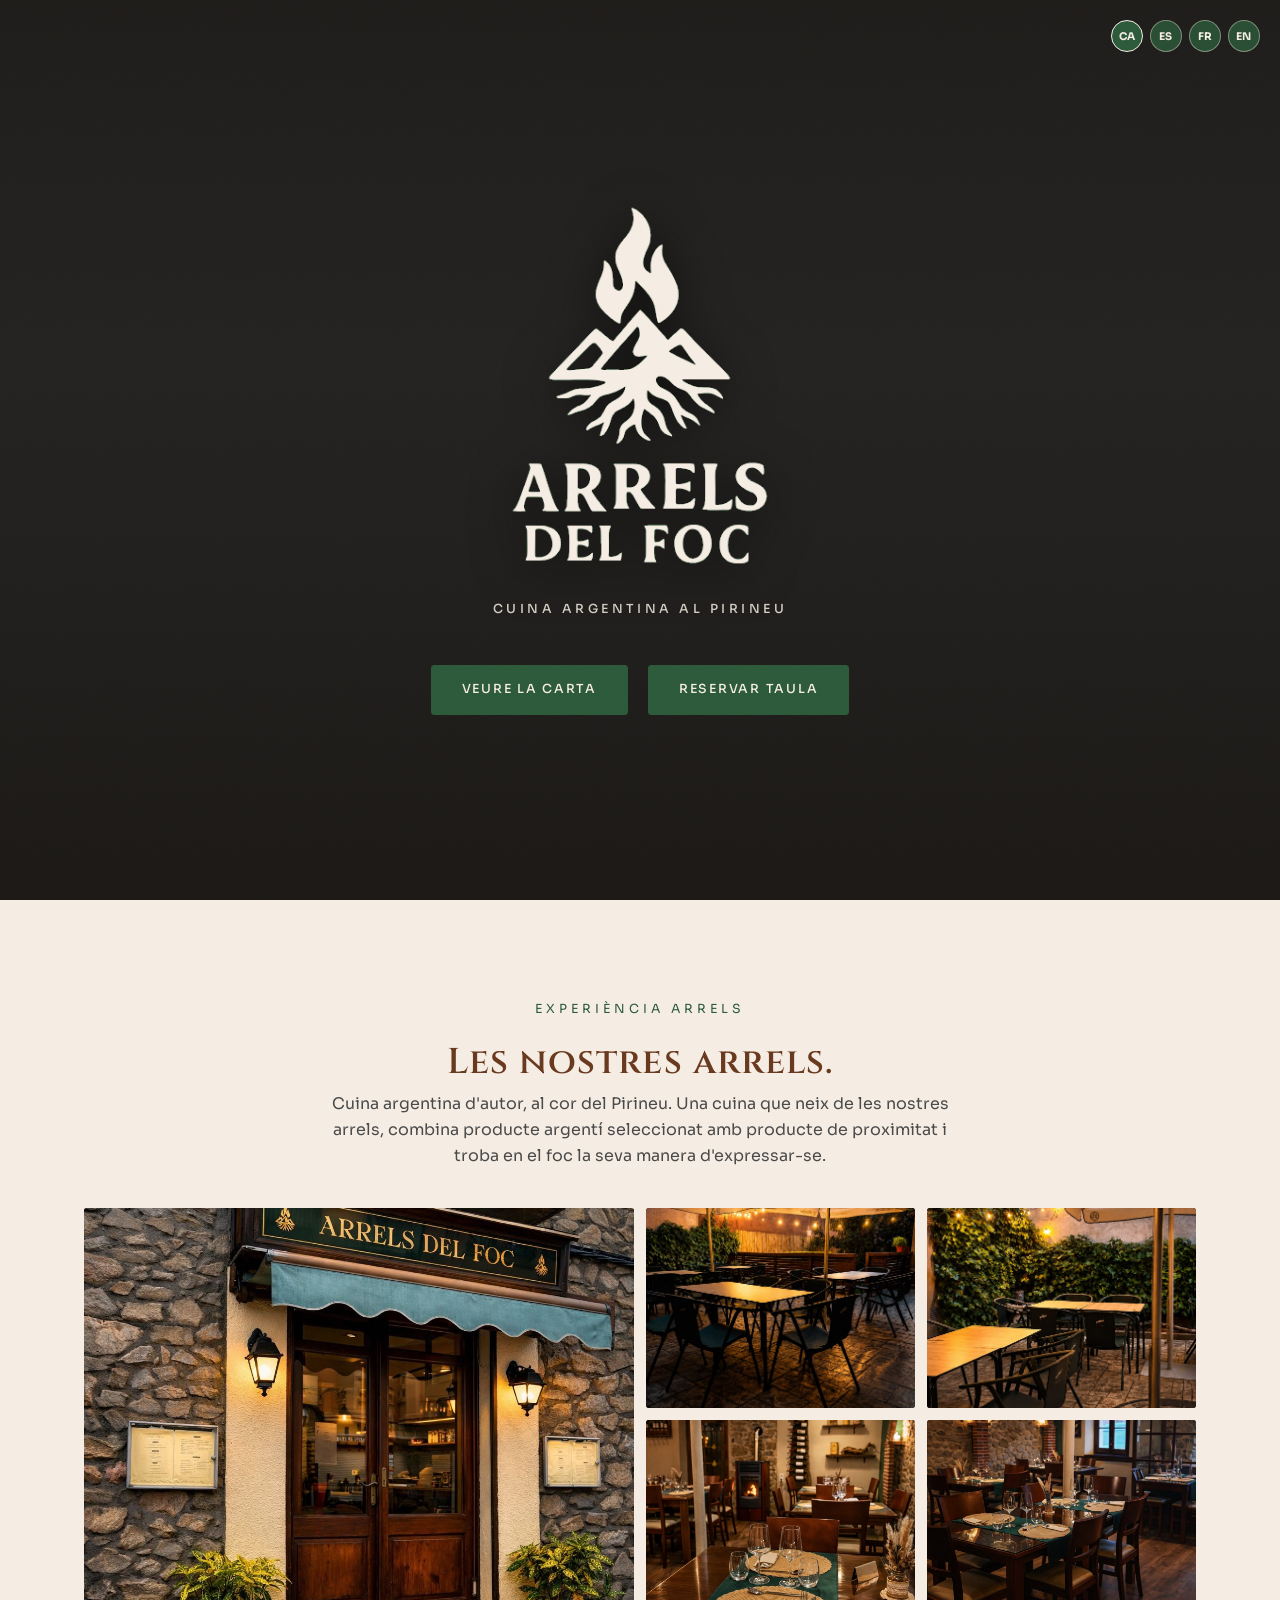
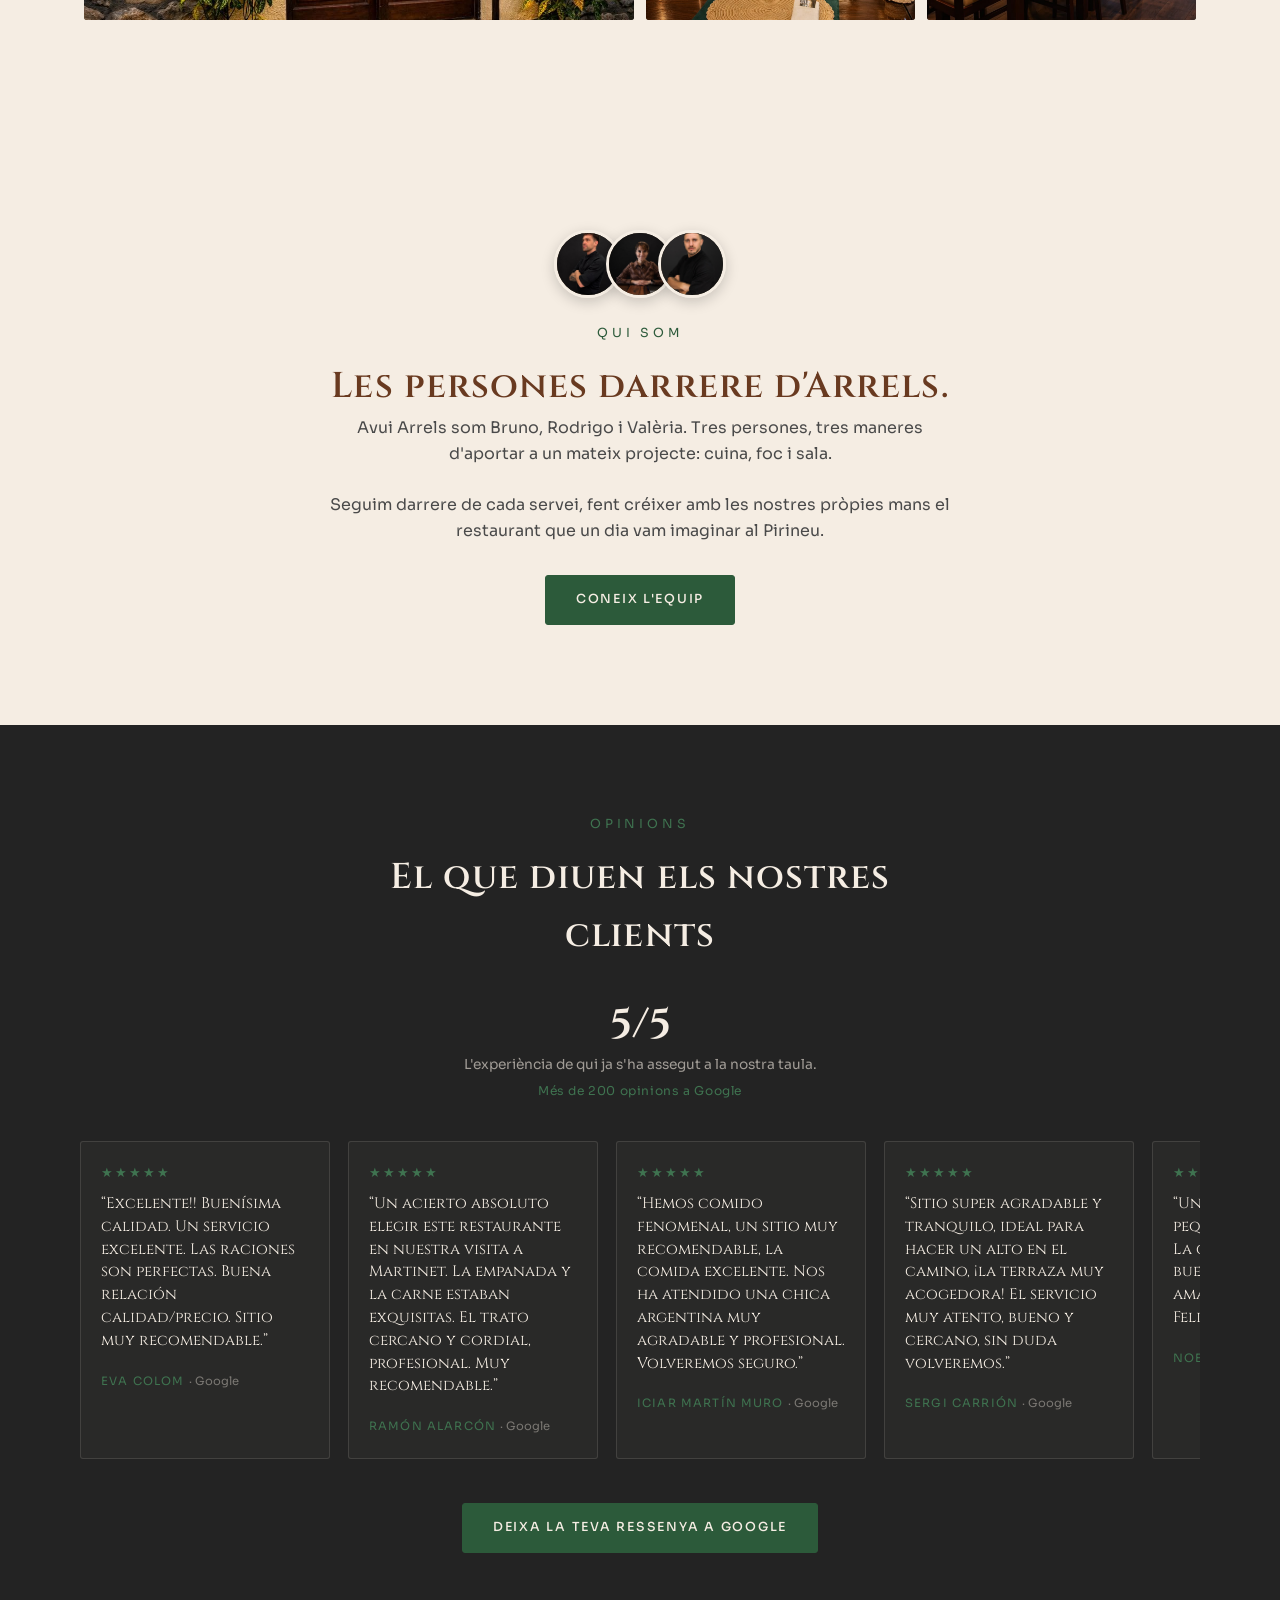
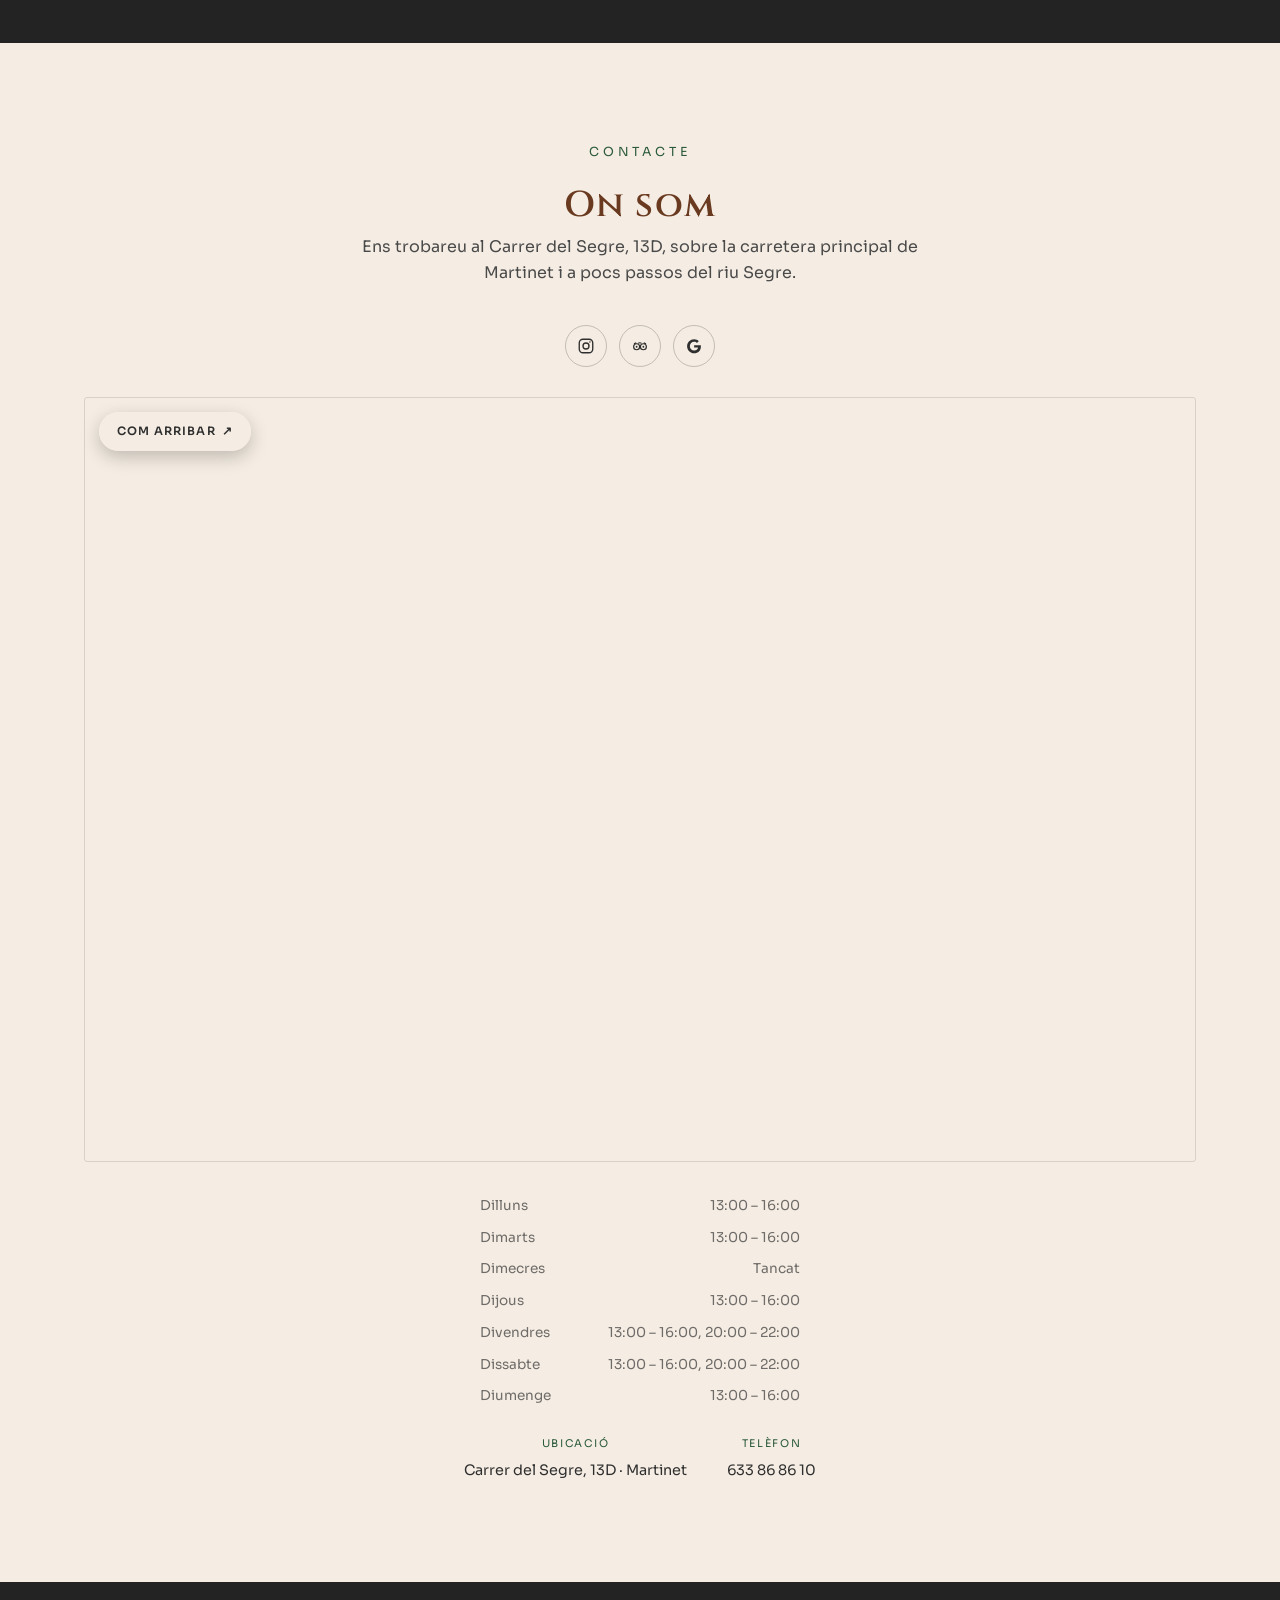
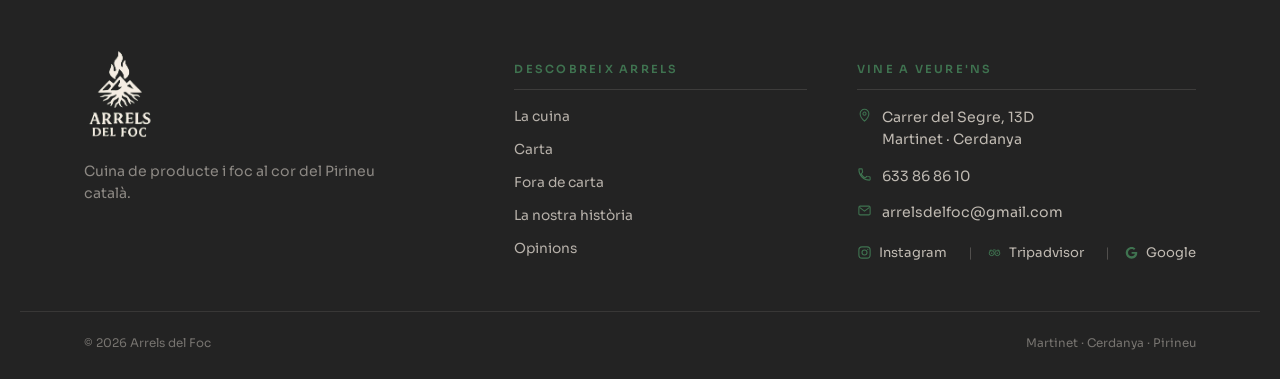
<file: index.html>
<!DOCTYPE html>
<html lang="ca">
<head>
<meta charset="UTF-8">
<meta name="viewport" content="width=device-width, initial-scale=1.0">
<title>Arrels del Foc – Parrilla Argentina a Martinet, Cerdanya</title>
<meta name="description" content="Restaurant de cuina argentina a Martinet (Cerdanya), a pocs minuts d'Andorra. Carns a la brasa, producte de proximitat i ambient acollidor al Pirineu.">
<link rel="canonical" href="https://arrelsdelfoc.com/">

<link rel="icon" href="/favicon.ico" sizes="any">
<link rel="icon" type="image/png" sizes="48x48" href="/favicon-48x48.png">
<link rel="icon" type="image/png" sizes="96x96" href="/favicon-96x96.png">
<link rel="apple-touch-icon" sizes="180x180" href="/apple-touch-icon.png">
<link rel="manifest" href="/site.webmanifest">
<meta name="theme-color" content="#2F2F2F">

<meta property="og:type" content="restaurant">
<meta property="og:site_name" content="Arrels del Foc">
<meta property="og:title" content="Arrels del Foc – Parrilla Argentina a Martinet, Cerdanya">
<meta property="og:description" content="Restaurant de cuina argentina a Martinet (Cerdanya), a pocs minuts d'Andorra. Carns a la brasa i producte de proximitat al Pirineu.">
<meta property="og:url" content="https://arrelsdelfoc.com/">
<meta property="og:image" content="https://arrelsdelfoc.com/assets/img/exterior-facana.jpg">
<meta property="og:locale" content="ca_ES">
<meta name="twitter:card" content="summary_large_image">

<script type="application/ld+json">
{
  "@context": "https://schema.org",
  "@type": "WebSite",
  "@id": "https://arrelsdelfoc.com/#website",
  "url": "https://arrelsdelfoc.com/",
  "name": "Arrels del Foc",
  "alternateName": ["Arrels del Foc Martinet", "arrelsdelfoc.com"],
  "about": { "@id": "https://arrelsdelfoc.com/#restaurant" }
}
</script>

<script type="application/ld+json">
{
  "@context": "https://schema.org",
  "@type": "Restaurant",
  "@id": "https://arrelsdelfoc.com/#restaurant",
  "name": "Arrels del Foc",
  "image": "https://arrelsdelfoc.com/assets/img/exterior-facana.jpg",
  "url": "https://arrelsdelfoc.com/",
  "telephone": "+34633868610",
  "servesCuisine": ["Argentine", "Steakhouse", "Grill"],
  "priceRange": "€€",
  "areaServed": [
    { "@type": "Place", "name": "Cerdanya" },
    { "@type": "Place", "name": "Puigcerdà" },
    { "@type": "Place", "name": "La Seu d'Urgell" },
    { "@type": "Place", "name": "Andorra la Vella" },
    { "@type": "Place", "name": "Escaldes-Engordany" },
    { "@type": "Place", "name": "Pirineus" }
  ],
  "address": {
    "@type": "PostalAddress",
    "streetAddress": "Carrer del Segre, 13D",
    "addressLocality": "Martinet",
    "postalCode": "25724",
    "addressRegion": "Lleida",
    "addressCountry": "ES"
  },
  "geo": { "@type": "GeoCoordinates", "latitude": 42.3596381, "longitude": 1.6946771 },
  "menu": "https://arrelsdelfoc.com/carta.html",
  "sameAs": [
    "https://www.instagram.com/arrelsdelfoc",
    "https://www.tripadvisor.com/Restaurant_Review-g2562181-d34087077-Reviews-Arrels_del_foc-Martinet_Province_of_Lleida_Catalonia.html",
    "https://www.google.com/maps/place/Arrels+del+Foc/@42.3596381,1.6946771,17z/data=!4m6!3m5!1s0x12a59bad6a8d55bb:0x4e73a71548880e29!8m2!3d42.3596381!4d1.6946771!16s%2Fg%2F11yl_wq6m_"
  ],
  "openingHoursSpecification": [
    { "@type": "OpeningHoursSpecification", "dayOfWeek": ["Monday","Tuesday","Thursday","Sunday"], "opens": "13:00", "closes": "16:00" },
    { "@type": "OpeningHoursSpecification", "dayOfWeek": ["Friday","Saturday"], "opens": "13:00", "closes": "16:00" },
    { "@type": "OpeningHoursSpecification", "dayOfWeek": ["Friday","Saturday"], "opens": "20:00", "closes": "22:00" }
  ],
  "aggregateRating": { "@type": "AggregateRating", "ratingValue": "5", "reviewCount": "200" }
}
</script>

<link rel="preconnect" href="https://fonts.googleapis.com">
<link rel="preconnect" href="https://fonts.gstatic.com" crossorigin>
<link href="https://fonts.googleapis.com/css2?family=Cinzel:wght@400;500;600;700&family=Sora:wght@300;400;500;600;700&display=swap" rel="stylesheet">
<link rel="stylesheet" href="styles.css">
</head>
<body>

<div class="grain"></div>

<!-- ============ HERO ============ -->
<section class="hero" id="inici">
  <div class="hero-media">
    <video class="hero-video" autoplay muted loop playsinline poster="assets/img/exp-6.jpg"
      data-src-desktop="assets/video/hero-foc.mp4" data-src-mobile="assets/video/hero-mobile.mp4"></video>
    <div class="hero-overlay"></div>
  </div>

  <div class="hero-lang" id="lang-switch" role="group" aria-label="Idioma">
    <button data-lang="ca" class="is-active">CA</button>
    <button data-lang="es">ES</button>
    <button data-lang="fr">FR</button>
    <button data-lang="en">EN</button>
  </div>

  <div class="container hero-content">
    <h1 class="sr-only" data-i18n="hero.h1">Arrels del Foc — Restaurant de cuina argentina a Martinet, Cerdanya</h1>
    <div class="hero-brand-wrap reveal is-visible">
      <img src="assets/logo/logo-full.png" alt="Arrels del Foc" class="hero-logo">
      <span class="hero-tagline" data-i18n="hero.tagline">Cuina argentina al Pirineu</span>
    </div>
    <div class="hero-ctas reveal is-visible">
      <a href="carta.html" class="btn btn-primary" data-i18n="hero.cta2">Veure la carta</a>
      <a href="reserves.html" class="btn btn-primary" data-i18n="hero.cta1">Reservar taula</a>
    </div>
  </div>
</section>

<!-- ============ EXPERIENCIA ============ -->
<section class="experiencia" id="experiencia">
  <div class="container">
    <div class="section-head center reveal">
      <span class="eyebrow" data-i18n="exp.eyebrow">Experiència Arrels</span>
      <h2 data-i18n="exp.title">Les nostres arrels.</h2>
      <p class="lede" data-i18n="exp.lede">Cuina argentina d'autor, al cor del Pirineu. Una cuina que neix de les nostres arrels, combina producte argentí seleccionat amb producte de proximitat i troba en el foc la seva manera d'expressar-se.</p>
    </div>
    <div class="gallery">
      <div class="photo photo--has-img reveal"><img src="assets/img/exterior-facana.jpg" alt="Façana exterior del restaurant Arrels del Foc a Martinet, Cerdanya" loading="lazy"></div>
      <div class="photo photo--has-img reveal"><img src="assets/img/exp-1.jpg" alt="Terrassa d'Arrels del Foc amb vistes al Pirineu" loading="lazy"></div>
      <div class="photo photo--has-img reveal"><img src="assets/img/exp-2.jpg" alt="Terrassa exterior del restaurant a Martinet" loading="lazy"></div>
      <div class="photo photo--has-img reveal"><img src="assets/img/exp-7.jpg" alt="Sala interior d'Arrels del Foc" loading="lazy"></div>
      <div class="photo photo--has-img reveal"><img src="assets/img/exp-8.jpg" alt="Terrassa interior d'Arrels del Foc" loading="lazy"></div>
    </div>
  </div>
</section>

<!-- ============ EQUIP (CTA cap a equip.html, inclou cuina) ============ -->
<section class="section-cta-block" id="equip">
  <div class="container">
    <div class="section-cta-avatars reveal">
      <div class="avatar photo photo--has-img"><img src="assets/img/team-bruno.jpg" alt="Bruno Poggi, xef d'Arrels del Foc" loading="lazy"></div>
      <div class="avatar photo photo--has-img"><img src="assets/img/team-valeria.jpg" alt="Valèria Iribarne, sala d'Arrels del Foc" loading="lazy"></div>
      <div class="avatar photo photo--has-img"><img src="assets/img/team-rodrigo.jpg" alt="Rodrigo Rios, graella d'Arrels del Foc" loading="lazy"></div>
    </div>
    <div class="section-head center reveal">
      <span class="eyebrow" data-i18n="team.eyebrow">Qui som</span>
      <h2 data-i18n="team.title">Les persones darrere d'Arrels.</h2>
      <p class="lede" data-i18n="team.intro">Avui Arrels som Bruno, Rodrigo i Valèria. Tres persones, tres maneres d'aportar a un mateix projecte: cuina, foc i sala.<br><br>Seguim darrere de cada servei, fent créixer amb les nostres pròpies mans el restaurant que un dia vam imaginar al Pirineu.</p>
    </div>
    <div class="section-cta reveal">
      <a href="equip.html" class="btn btn-primary" data-i18n="team.cta">Coneix el nostre equip</a>
    </div>
  </div>
</section>

<!-- ============ OPINIONS ============ -->
<section class="opinions" id="opinions">
  <div class="container">
    <div class="section-head center reveal">
      <span class="eyebrow" data-i18n="opinions.eyebrow">Opinions</span>
      <h2 data-i18n="opinions.title">El que diuen els nostres clients</h2>
    </div>
    <div class="opinions-rating reveal">
      <span class="opinions-rating-number">5/5</span>
      <span class="opinions-rating-label" data-i18n="opinions.ratingLabel">L'experiència de qui ja s'ha assegut a la nostra taula.</span>
      <span class="opinions-rating-count" data-i18n="opinions.count">Més de 200 opinions a Google</span>
    </div>
    <div class="opinions-grid" id="opinions-grid"></div>
    <div class="opinions-cta reveal">
      <a class="btn btn-primary" href="https://www.google.com/search?q=Arrels+del+Foc&kgmid=/g/11yl_wq6m_" target="_blank" rel="noopener" data-i18n="opinions.cta">Deixa la teva ressenya</a>
    </div>
  </div>
</section>

<!-- ============ CONTACTE (mapa destacat) ============ -->
<section class="contacte" id="contacte">
  <div class="container">
    <div class="section-head center reveal">
      <span class="eyebrow" data-i18n="contacte.eyebrow">Contacte</span>
      <h2 data-i18n="contacte.title">On som</h2>
      <p class="lede" data-i18n="contacte.marketing">Ens trobareu al Carrer del Segre, 13D, sobre la carretera principal de Martinet i a pocs passos del riu Segre.</p>
    </div>

    <div class="contacte-social reveal">
      <a class="social-icon" href="https://www.instagram.com/arrelsdelfoc" target="_blank" rel="noopener" aria-label="Instagram">
        <svg viewBox="0 0 24 24" width="18" height="18" fill="none" stroke="currentColor" stroke-width="1.8"><rect x="3" y="3" width="18" height="18" rx="5"/><circle cx="12" cy="12" r="4"/><circle cx="17.2" cy="6.8" r="1" fill="currentColor" stroke="none"/></svg>
      </a>
      <a class="social-icon" href="https://www.tripadvisor.com/Restaurant_Review-g2562181-d34087077-Reviews-Arrels_del_foc-Martinet_Province_of_Lleida_Catalonia.html" target="_blank" rel="noopener" aria-label="Tripadvisor">
        <svg viewBox="0 0 24 24" width="18" height="18" fill="none" stroke="currentColor" stroke-width="1.6"><circle cx="7.5" cy="13" r="4"/><circle cx="16.5" cy="13" r="4"/><circle cx="7.5" cy="13" r="1.2" fill="currentColor" stroke="none"/><circle cx="16.5" cy="13" r="1.2" fill="currentColor" stroke="none"/><path d="M9.5 8.5c1-1 3.5-1 4.5 0M4 9l3-1.2M20 9l-3-1.2"/></svg>
      </a>
      <a class="social-icon" href="https://www.google.com/maps/place/Arrels+del+Foc/@42.3596381,1.6946771,17z/data=!4m6!3m5!1s0x12a59bad6a8d55bb:0x4e73a71548880e29!8m2!3d42.3596381!4d1.6946771!16s%2Fg%2F11yl_wq6m_" target="_blank" rel="noopener" aria-label="Google">
        <svg viewBox="0 0 24 24" width="18" height="18" fill="currentColor"><path d="M21.35 11.1h-9.17v2.98h5.24c-.23 1.36-1.6 4-5.24 4-3.15 0-5.72-2.6-5.72-5.8s2.57-5.8 5.72-5.8c1.79 0 3 .76 3.68 1.42l2.5-2.4C16.9 3.98 14.75 3 12.18 3 6.99 3 2.8 7.2 2.8 12.4s4.19 9.4 9.38 9.4c5.42 0 9-3.8 9-9.16 0-.62-.07-1.1-.16-1.54z"/></svg>
      </a>
    </div>

    <div class="contacte-map reveal">
      <iframe
        src="https://www.google.com/maps?q=42.3596381,1.6946771&z=17&output=embed"
        allowfullscreen loading="lazy" referrerpolicy="no-referrer-when-downgrade"
        title="Ubicació d'Arrels del Foc"></iframe>
      <a class="contacte-map-cta" href="https://www.google.com/maps/place/Arrels+del+Foc/@42.3596381,1.6946771,17z/data=!4m6!3m5!1s0x12a59bad6a8d55bb:0x4e73a71548880e29!8m2!3d42.3596381!4d1.6946771!16s%2Fg%2F11yl_wq6m_" target="_blank" rel="noopener" data-i18n="contacte.comArribar">Com arribar</a>
    </div>

    <div class="horari-table contacte-horari reveal"></div>

    <div class="contacte-quick reveal">
      <div class="contacte-quick-item">
        <span class="k" data-i18n="contacte.ubicacio">Ubicació</span>
        <span>Carrer del Segre, 13D · Martinet</span>
      </div>
      <div class="contacte-quick-item">
        <span class="k" data-i18n="contacte.telefon">Telèfon</span>
        <a href="tel:+34633868610">633 86 86 10</a>
      </div>
    </div>
  </div>
</section>

<!-- ============ FOOTER ============ -->
<footer class="site-footer">
  <div class="container footer-grid">
    <div class="footer-col footer-col--brand">
      <a href="#inici" class="brand footer-logo">
        <img src="assets/logo/logo-full.png" alt="Arrels del Foc" class="logo-img">
      </a>
      <p class="footer-tagline" data-i18n="footer.tagline">Cuina de producte i foc al cor del Pirineu català.</p>
    </div>

    <div class="footer-col footer-col--nav">
      <h4 data-i18n="footer.discover">Descobreix Arrels</h4>
      <a href="equip.html" data-i18n="nav.cuina">La cuina</a>
      <a href="carta.html" data-i18n="nav.carta">La carta</a>
      <a href="carta.html" data-i18n="footer.offMenu">Fora de carta</a>
      <a href="equip.html" data-i18n="footer.history">La nostra història</a>
      <a href="#opinions" data-i18n="opinions.eyebrow">Opinions</a>
    </div>

    <div class="footer-col footer-col--contact">
      <h4 data-i18n="footer.contactTitle">Vine a veure'ns</h4>
      <div class="footer-contact-item">
        <svg class="footer-icon" viewBox="0 0 24 24" width="15" height="15" fill="none" stroke="currentColor" stroke-width="1.7"><path d="M12 21s7-6.5 7-12a7 7 0 1 0-14 0c0 5.5 7 12 7 12Z"/><circle cx="12" cy="9" r="2.5"/></svg>
        <span>Carrer del Segre, 13D<br>Martinet · Cerdanya</span>
      </div>
      <a href="tel:+34633868610" class="footer-contact-item">
        <svg class="footer-icon" viewBox="0 0 24 24" width="15" height="15" fill="none" stroke="currentColor" stroke-width="1.7"><path d="M6.6 10.8c1.4 2.8 3.8 5.2 6.6 6.6l2.2-2.2c.3-.3.7-.4 1-.2 1.1.4 2.3.6 3.6.6.6 0 1 .4 1 1V20c0 .6-.4 1-1 1C10.6 21 3 13.4 3 4c0-.6.4-1 1-1h3.4c.6 0 1 .4 1 1 0 1.3.2 2.5.6 3.6.1.3 0 .7-.2 1L6.6 10.8Z"/></svg>
        <span>633 86 86 10</span>
      </a>
      <a href="mailto:arrelsdelfoc@gmail.com" class="footer-contact-item">
        <svg class="footer-icon" viewBox="0 0 24 24" width="15" height="15" fill="none" stroke="currentColor" stroke-width="1.7"><rect x="3" y="5" width="18" height="14" rx="2"/><path d="m4 7 8 6 8-6"/></svg>
        <span>arrelsdelfoc@gmail.com</span>
      </a>
      <div class="footer-social-row">
        <a href="https://www.instagram.com/arrelsdelfoc" target="_blank" rel="noopener" aria-label="Instagram">
          <svg viewBox="0 0 24 24" width="15" height="15" fill="none" stroke="currentColor" stroke-width="1.8"><rect x="3" y="3" width="18" height="18" rx="5"/><circle cx="12" cy="12" r="4"/><circle cx="17.2" cy="6.8" r="1" fill="currentColor" stroke="none"/></svg>
          <span class="social-label">Instagram</span>
        </a>
        <a href="https://www.tripadvisor.com/Restaurant_Review-g2562181-d34087077-Reviews-Arrels_del_foc-Martinet_Province_of_Lleida_Catalonia.html" target="_blank" rel="noopener" aria-label="Tripadvisor">
          <svg viewBox="0 0 24 24" width="15" height="15" fill="none" stroke="currentColor" stroke-width="1.6"><circle cx="7.5" cy="13" r="4"/><circle cx="16.5" cy="13" r="4"/><circle cx="7.5" cy="13" r="1.2" fill="currentColor" stroke="none"/><circle cx="16.5" cy="13" r="1.2" fill="currentColor" stroke="none"/><path d="M9.5 8.5c1-1 3.5-1 4.5 0M4 9l3-1.2M20 9l-3-1.2"/></svg>
          <span class="social-label">Tripadvisor</span>
        </a>
        <a href="https://www.google.com/maps/place/Arrels+del+Foc/@42.3596381,1.6946771,17z/data=!4m6!3m5!1s0x12a59bad6a8d55bb:0x4e73a71548880e29!8m2!3d42.3596381!4d1.6946771!16s%2Fg%2F11yl_wq6m_" target="_blank" rel="noopener" aria-label="Google">
          <svg viewBox="0 0 24 24" width="15" height="15" fill="currentColor"><path d="M21.35 11.1h-9.17v2.98h5.24c-.23 1.36-1.6 4-5.24 4-3.15 0-5.72-2.6-5.72-5.8s2.57-5.8 5.72-5.8c1.79 0 3 .76 3.68 1.42l2.5-2.4C16.9 3.98 14.75 3 12.18 3 6.99 3 2.8 7.2 2.8 12.4s4.19 9.4 9.38 9.4c5.42 0 9-3.8 9-9.16 0-.62-.07-1.1-.16-1.54z"/></svg>
          <span class="social-label">Google</span>
        </a>
      </div>
    </div>
  </div>
  <div class="container footer-bottom">
    <span>&copy; <span id="year"></span> Arrels del Foc</span>
    <span>Martinet · Cerdanya · Pirineu</span>
  </div>
</footer>

<script>
  (function(){
    var v = document.querySelector(".hero-video");
    if (!v) return;
    var isMobile = window.matchMedia("(max-width: 700px)").matches;
    v.src = (isMobile && v.dataset.srcMobile) ? v.dataset.srcMobile : v.dataset.srcDesktop;
    v.addEventListener("error", function(){ v.style.display = "none"; });
    v.load();
    v.play().catch(function(){});
  })();
</script>
<script src="script.js"></script>
</body>
</html>
</file>
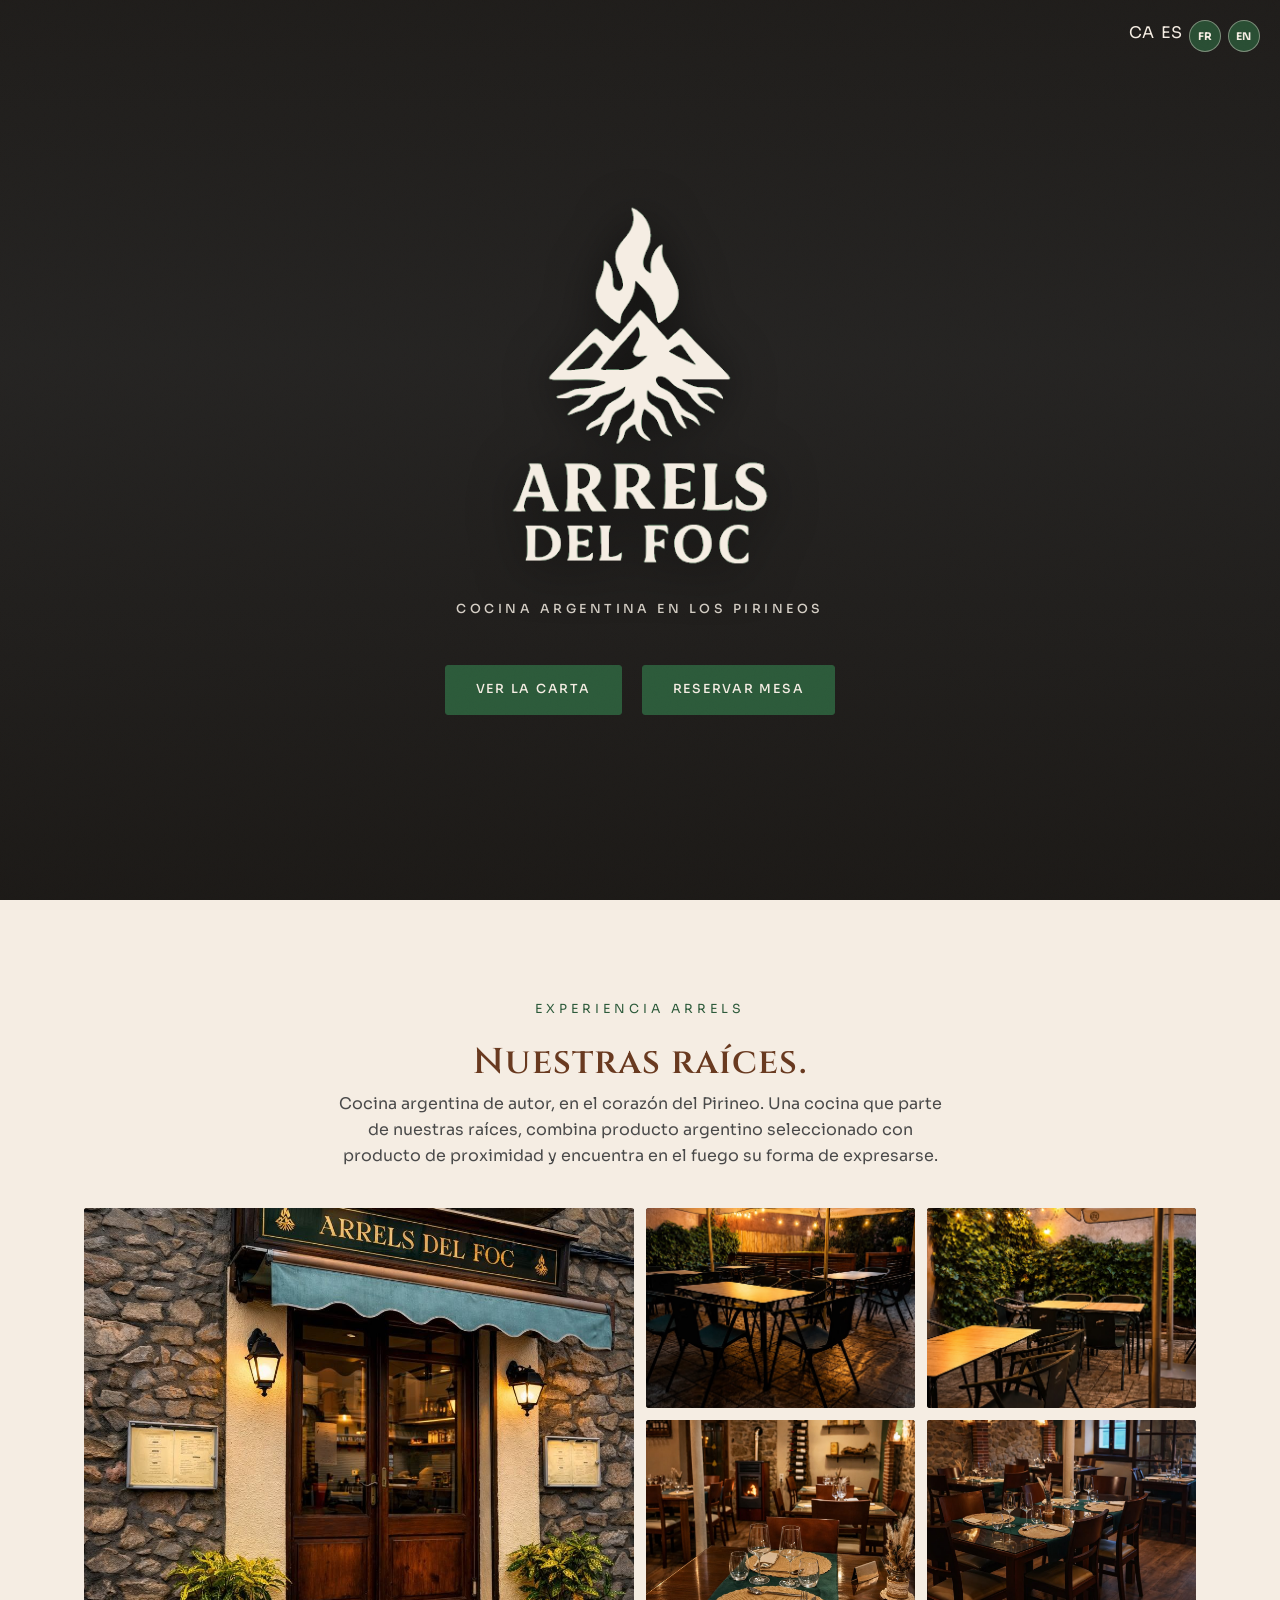
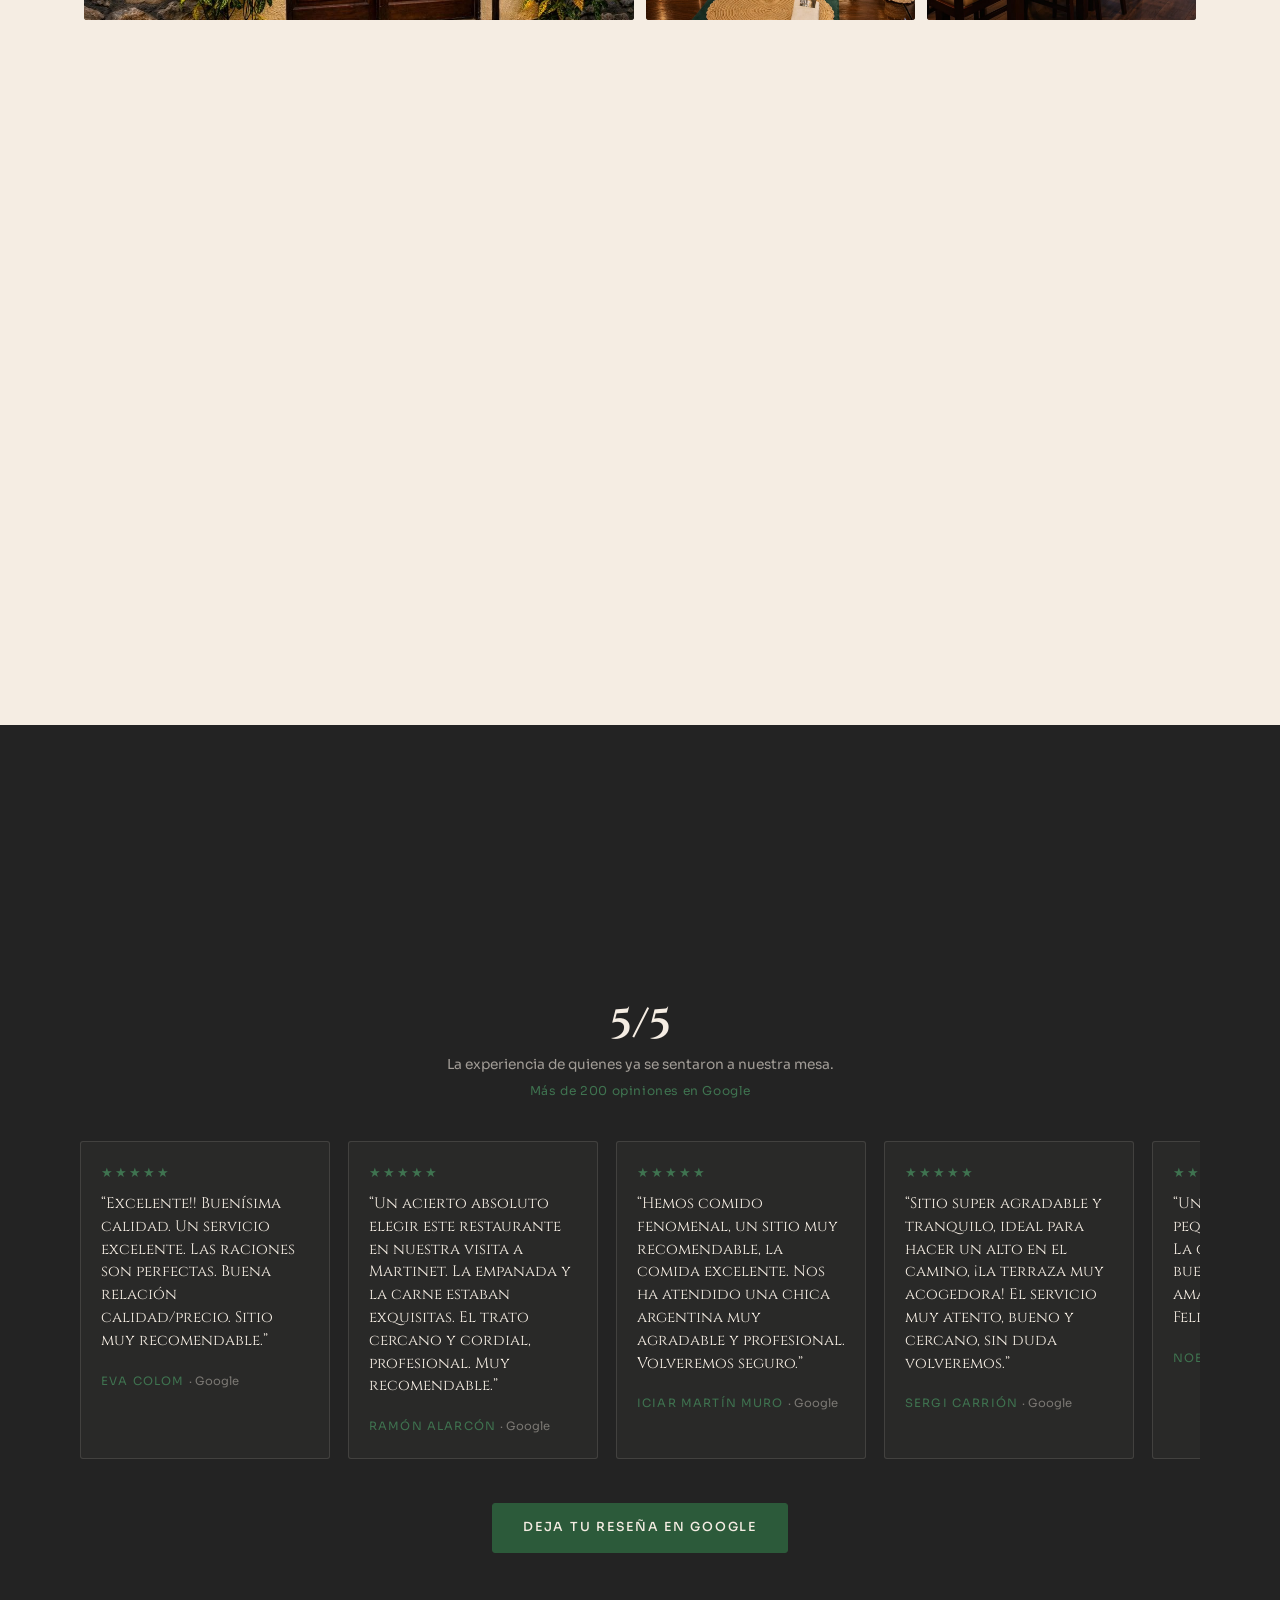
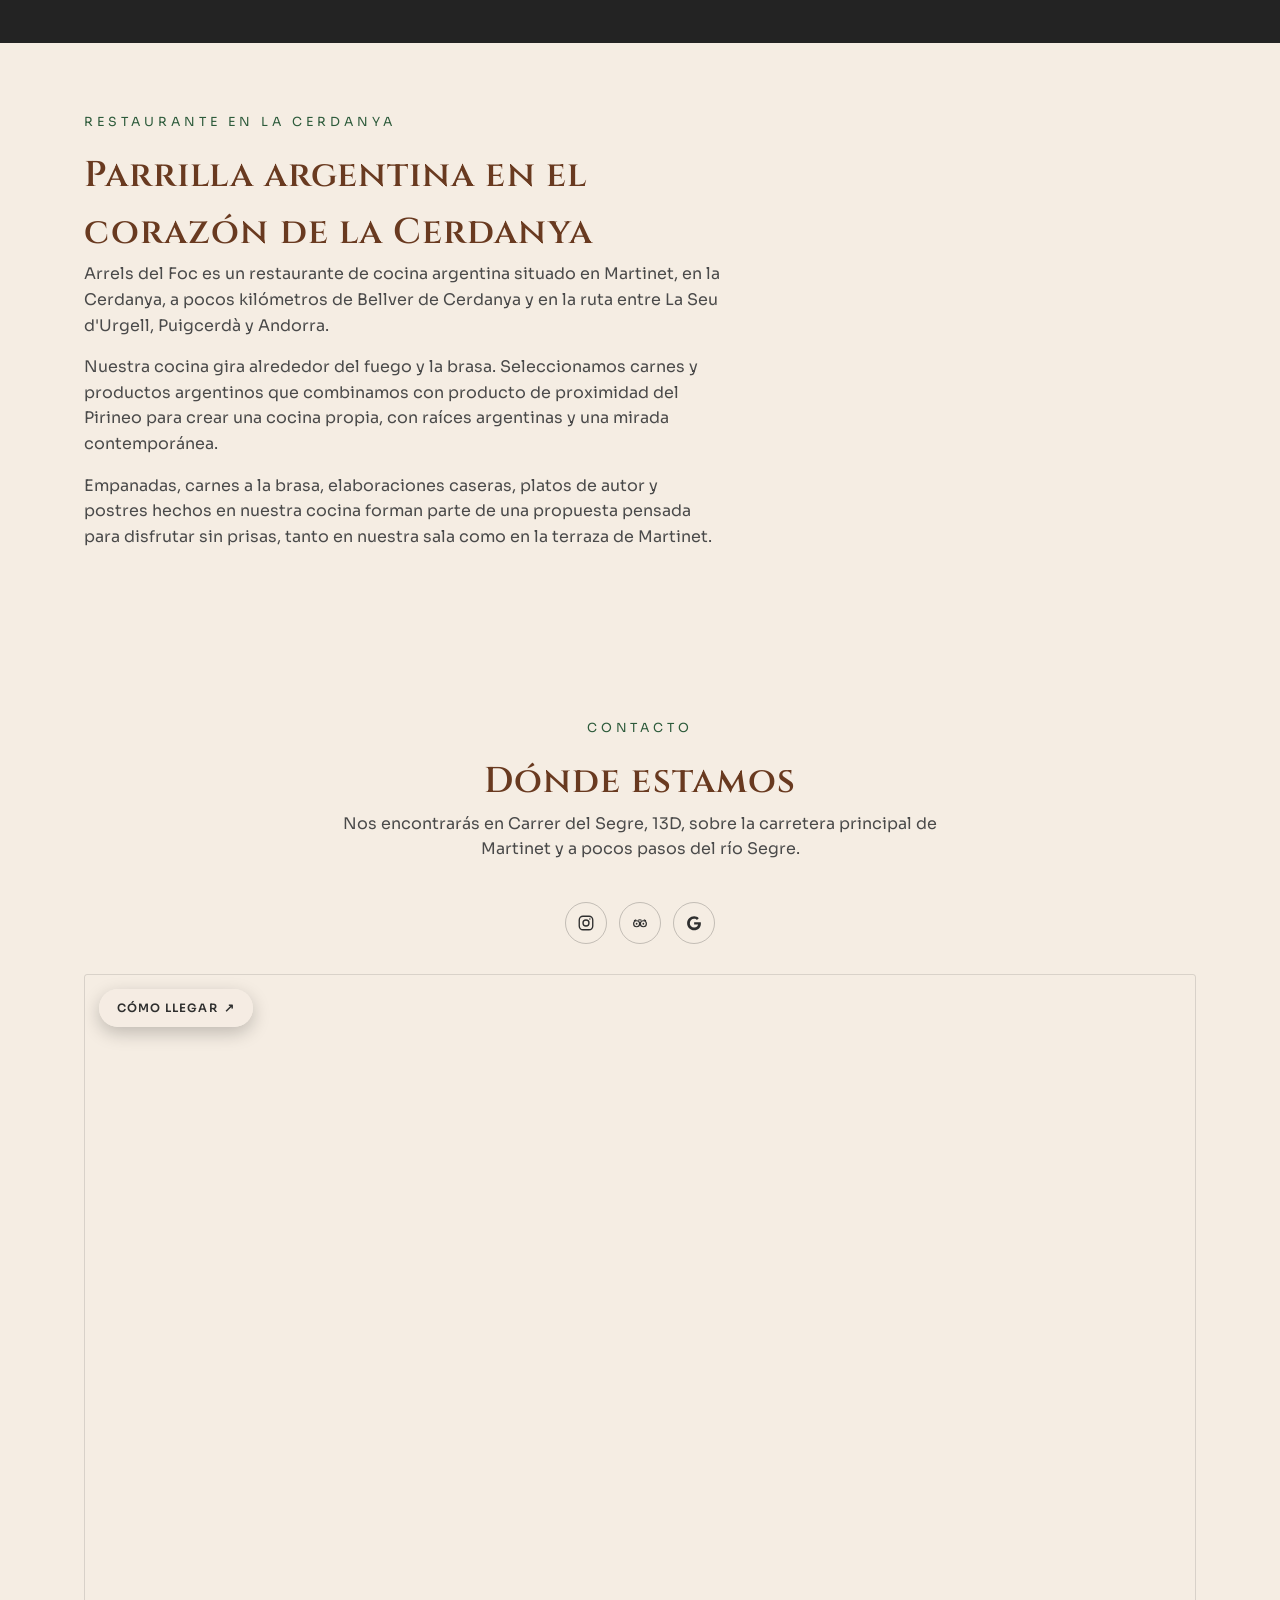
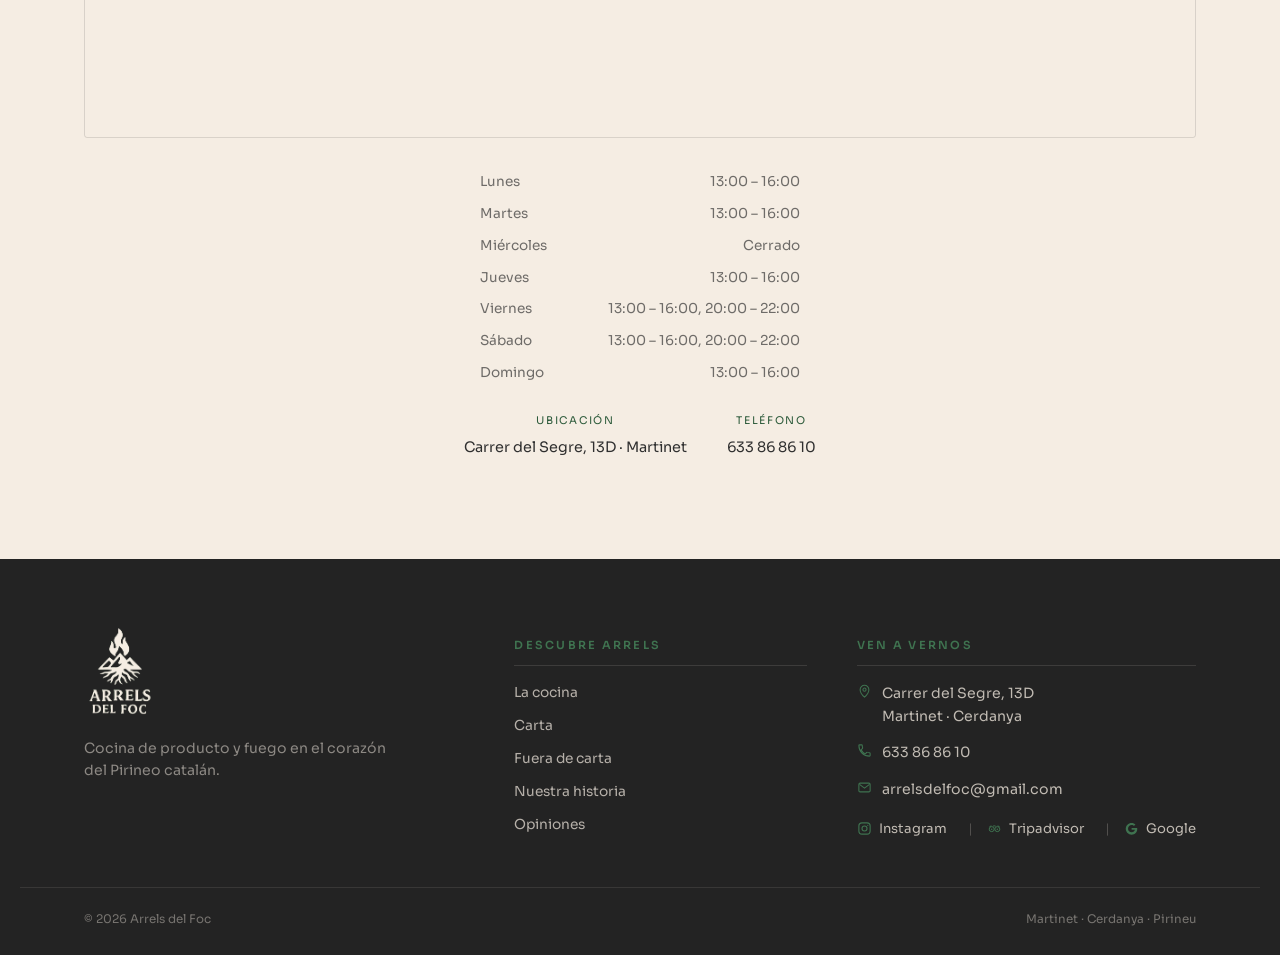
<file: es/index.html>
<!DOCTYPE html>
<html lang="es">
<head>
<meta charset="UTF-8">
<meta name="viewport" content="width=device-width, initial-scale=1.0">
<title>Arrels del Foc – Parrilla Argentina en Martinet, Cerdanya</title>
<meta name="description" content="Restaurante de cocina argentina en Martinet (Cerdanya), a pocos minutos de Andorra. Carnes a la brasa, producto de proximidad y ambiente acogedor en el Pirineo.">
<link rel="canonical" href="https://arrelsdelfoc.com/es/">
<link rel="alternate" hreflang="ca" href="https://arrelsdelfoc.com/">
<link rel="alternate" hreflang="es" href="https://arrelsdelfoc.com/es/">
<link rel="alternate" hreflang="x-default" href="https://arrelsdelfoc.com/">

<link rel="icon" href="/favicon.ico" sizes="any">
<link rel="icon" type="image/png" sizes="48x48" href="/favicon-48x48.png">
<link rel="icon" type="image/png" sizes="96x96" href="/favicon-96x96.png">
<link rel="apple-touch-icon" sizes="180x180" href="/apple-touch-icon.png">
<link rel="manifest" href="/site.webmanifest">
<meta name="theme-color" content="#2F2F2F">

<meta property="og:type" content="restaurant">
<meta property="og:site_name" content="Arrels del Foc">
<meta property="og:title" content="Arrels del Foc – Parrilla Argentina en Martinet, Cerdanya">
<meta property="og:description" content="Restaurante de cocina argentina en Martinet (Cerdanya), a pocos minutos de Andorra. Carnes a la brasa, producto de proximidad y ambiente acogedor en el Pirineo.">
<meta property="og:url" content="https://arrelsdelfoc.com/es/">
<meta property="og:image" content="https://arrelsdelfoc.com/assets/img/exterior-facana.jpg">
<meta property="og:locale" content="es_ES">
<meta name="twitter:card" content="summary_large_image">

<script type="application/ld+json">
{
  "@context": "https://schema.org",
  "@type": "WebSite",
  "@id": "https://arrelsdelfoc.com/#website",
  "url": "https://arrelsdelfoc.com/",
  "name": "Arrels del Foc",
  "alternateName": ["Arrels del Foc Martinet", "arrelsdelfoc.com"],
  "about": { "@id": "https://arrelsdelfoc.com/#restaurant" }
}
</script>

<script type="application/ld+json">
{
  "@context": "https://schema.org",
  "@type": "Restaurant",
  "@id": "https://arrelsdelfoc.com/#restaurant",
  "name": "Arrels del Foc",
  "image": "https://arrelsdelfoc.com/assets/img/exterior-facana.jpg",
  "url": "https://arrelsdelfoc.com/",
  "telephone": "+34633868610",
  "servesCuisine": ["Argentine", "Steakhouse", "Grill"],
  "priceRange": "€€",
  "areaServed": [
    { "@type": "Place", "name": "Cerdanya" },
    { "@type": "Place", "name": "Puigcerdà" },
    { "@type": "Place", "name": "La Seu d'Urgell" },
    { "@type": "Place", "name": "Andorra la Vella" },
    { "@type": "Place", "name": "Escaldes-Engordany" },
    { "@type": "Place", "name": "Pirineus" }
  ],
  "address": {
    "@type": "PostalAddress",
    "streetAddress": "Carrer del Segre, 13D",
    "addressLocality": "Martinet",
    "postalCode": "25724",
    "addressRegion": "Lleida",
    "addressCountry": "ES"
  },
  "geo": { "@type": "GeoCoordinates", "latitude": 42.3596381, "longitude": 1.6946771 },
  "menu": "https://arrelsdelfoc.com/carta.html",
  "sameAs": [
    "https://www.instagram.com/arrelsdelfoc",
    "https://www.tripadvisor.com/Restaurant_Review-g2562181-d34087077-Reviews-Arrels_del_foc-Martinet_Province_of_Lleida_Catalonia.html",
    "https://www.google.com/maps/place/Arrels+del+Foc/@42.3596381,1.6946771,17z/data=!4m6!3m5!1s0x12a59bad6a8d55bb:0x4e73a71548880e29!8m2!3d42.3596381!4d1.6946771!16s%2Fg%2F11yl_wq6m_"
  ],
  "openingHoursSpecification": [
    { "@type": "OpeningHoursSpecification", "dayOfWeek": ["Monday","Tuesday","Thursday","Sunday"], "opens": "13:00", "closes": "16:00" },
    { "@type": "OpeningHoursSpecification", "dayOfWeek": ["Friday","Saturday"], "opens": "13:00", "closes": "16:00" },
    { "@type": "OpeningHoursSpecification", "dayOfWeek": ["Friday","Saturday"], "opens": "20:00", "closes": "22:00" }
  ],
  "aggregateRating": { "@type": "AggregateRating", "ratingValue": "5", "reviewCount": "200" }
}
</script>

<link rel="preconnect" href="https://fonts.googleapis.com">
<link rel="preconnect" href="https://fonts.gstatic.com" crossorigin>
<link href="https://fonts.googleapis.com/css2?family=Cinzel:wght@400;500;600;700&family=Sora:wght@300;400;500;600;700&display=swap" rel="stylesheet">
<link rel="stylesheet" href="/styles.css">
</head>
<body>

<div class="grain"></div>

<!-- ============ HERO ============ -->
<section class="hero" id="inici">
  <div class="hero-media">
    <video class="hero-video" autoplay muted loop playsinline poster="/assets/img/exp-6.jpg"
      data-src-desktop="/assets/video/hero-foc.mp4" data-src-mobile="/assets/video/hero-mobile.mp4"></video>
    <div class="hero-overlay"></div>
  </div>

  <div class="hero-lang" id="lang-switch" role="group" aria-label="Idioma">
    <a href="/" data-lang="ca">CA</a>
    <a href="/es/" class="is-active" data-lang="es" aria-current="page">ES</a>
    <button data-lang="fr">FR</button>
    <button data-lang="en">EN</button>
  </div>

  <div class="container hero-content">
    <h1 class="sr-only" data-i18n="hero.h1">Arrels del Foc — Restaurante argentino en Martinet, Cerdanya, cerca de Andorra</h1>
    <div class="hero-brand-wrap reveal is-visible">
      <img src="/assets/logo/logo-full.png" alt="Arrels del Foc" class="hero-logo">
      <span class="hero-tagline" data-i18n="hero.tagline">Cocina argentina en los Pirineos</span>
    </div>
    <div class="hero-ctas reveal is-visible">
      <a href="carta.html" class="btn btn-primary" data-i18n="hero.cta2">Ver la carta</a>
      <a href="reserves.html" class="btn btn-primary" data-i18n="hero.cta1">Reservar mesa</a>
    </div>
  </div>
</section>

<!-- ============ EXPERIENCIA ============ -->
<section class="experiencia" id="experiencia">
  <div class="container">
    <div class="section-head center reveal">
      <span class="eyebrow" data-i18n="exp.eyebrow">Experiencia Arrels</span>
      <h2 data-i18n="exp.title">Nuestras raíces.</h2>
      <p class="lede" data-i18n="exp.lede">Cocina argentina de autor, en el corazón del Pirineo. Una cocina que parte de nuestras raíces, combina producto argentino seleccionado con producto de proximidad y encuentra en el fuego su forma de expresarse.</p>
    </div>
    <div class="gallery">
      <div class="photo photo--has-img reveal"><img src="/assets/img/exterior-facana.jpg" alt="Façana exterior del restaurant Arrels del Foc a Martinet, Cerdanya" loading="lazy"></div>
      <div class="photo photo--has-img reveal"><img src="/assets/img/exp-1.jpg" alt="Terrassa d'Arrels del Foc amb vistes al Pirineu" loading="lazy"></div>
      <div class="photo photo--has-img reveal"><img src="/assets/img/exp-2.jpg" alt="Terrassa exterior del restaurant a Martinet" loading="lazy"></div>
      <div class="photo photo--has-img reveal"><img src="/assets/img/exp-7.jpg" alt="Sala interior d'Arrels del Foc" loading="lazy"></div>
      <div class="photo photo--has-img reveal"><img src="/assets/img/exp-8.jpg" alt="Terrassa interior d'Arrels del Foc" loading="lazy"></div>
    </div>
  </div>
</section>

<!-- ============ EQUIP (CTA cap a equip.html, inclou cuina) ============ -->
<section class="section-cta-block" id="equip">
  <div class="container">
    <div class="section-cta-avatars reveal">
      <div class="avatar photo photo--has-img"><img src="/assets/img/team-bruno.jpg" alt="Bruno Poggi, xef d'Arrels del Foc" loading="lazy"></div>
      <div class="avatar photo photo--has-img"><img src="/assets/img/team-valeria.jpg" alt="Valèria Iribarne, sala d'Arrels del Foc" loading="lazy"></div>
      <div class="avatar photo photo--has-img"><img src="/assets/img/team-rodrigo.jpg" alt="Rodrigo Rios, graella d'Arrels del Foc" loading="lazy"></div>
    </div>
    <div class="section-head center reveal">
      <span class="eyebrow" data-i18n="team.eyebrow">Quiénes somos</span>
      <h2 data-i18n="team.title">Las personas detrás de Arrels.</h2>
      <p class="lede" data-i18n="team.intro">Hoy Arrels somos Bruno, Rodrigo y Valeria. Tres personas, tres formas de aportar a un mismo proyecto: cocina, fuego y sala.<br><br>Seguimos detrás de cada servicio, haciendo crecer con nuestras propias manos el restaurante que un día imaginamos en el Pirineo.</p>
    </div>
    <div class="section-cta reveal">
      <a href="equip.html" class="btn btn-primary" data-i18n="team.cta">Conoce al equipo</a>
    </div>
  </div>
</section>

<!-- ============ OPINIONS ============ -->
<section class="opinions" id="opinions">
  <div class="container">
    <div class="section-head center reveal">
      <span class="eyebrow" data-i18n="opinions.eyebrow">Opiniones</span>
      <h2 data-i18n="opinions.title">Lo que dicen nuestros clientes</h2>
    </div>
    <div class="opinions-rating reveal">
      <span class="opinions-rating-number">5/5</span>
      <span class="opinions-rating-label" data-i18n="opinions.ratingLabel">La experiencia de quienes ya se sentaron a nuestra mesa.</span>
      <span class="opinions-rating-count" data-i18n="opinions.count">Más de 200 opiniones en Google</span>
    </div>
    <div class="opinions-grid" id="opinions-grid"><div class="opinion-card reveal"><span class="opinion-stars">★★★★★</span><p class="opinion-text">“Excelente!! Buenísima calidad. Un servicio excelente. Las raciones son perfectas. Buena relación calidad/precio. Sitio muy recomendable.”</p><span class="opinion-author">Eva Colom <span class="opinion-source">· Google</span></span></div><div class="opinion-card reveal"><span class="opinion-stars">★★★★★</span><p class="opinion-text">“Un acierto absoluto elegir este restaurante en nuestra visita a Martinet. La empanada y la carne estaban exquisitas. El trato cercano y cordial, profesional. Muy recomendable.”</p><span class="opinion-author">Ramón Alarcón <span class="opinion-source">· Google</span></span></div><div class="opinion-card reveal"><span class="opinion-stars">★★★★★</span><p class="opinion-text">“Hemos comido fenomenal, un sitio muy recomendable, la comida excelente. Nos ha atendido una chica argentina muy agradable y profesional. Volveremos seguro.”</p><span class="opinion-author">Iciar Martín Muro <span class="opinion-source">· Google</span></span></div><div class="opinion-card reveal"><span class="opinion-stars">★★★★★</span><p class="opinion-text">“Sitio super agradable y tranquilo, ideal para hacer un alto en el camino, ¡la terraza muy acogedora! El servicio muy atento, bueno y cercano, sin duda volveremos.”</p><span class="opinion-author">Sergi Carrión <span class="opinion-source">· Google</span></span></div><div class="opinion-card reveal"><span class="opinion-stars">★★★★★</span><p class="opinion-text">“Un restaurante pequeño, muy acogedor. La comida muy muy buena y las chicas muy amables. Un 5 estrellas. Felicidades.”</p><span class="opinion-author">Noelia Chordà <span class="opinion-source">· Google</span></span></div><div class="opinion-card reveal"><span class="opinion-stars">★★★★★</span><p class="opinion-text">“Situado en un pueblo muy pequeño en medio de las montañas catalanas, camino de Andorra, este restaurante argentino a la parrilla fue una sorpresa increíble.”</p><span class="opinion-author">Tripadvisor <span class="opinion-source">· Tripadvisor</span></span></div></div>
    <div class="opinions-cta reveal">
      <a class="btn btn-primary" href="https://www.google.com/search?q=Arrels+del+Foc&kgmid=/g/11yl_wq6m_" target="_blank" rel="noopener" data-i18n="opinions.cta">Deja tu reseña en Google</a>
    </div>
  </div>
</section>

<!-- ============ CONTACTE (mapa destacat) ============ -->

<section class="seo-intro">
  <div class="container">
    <div class="section-head reveal">
      <span class="eyebrow">Restaurante en la Cerdanya</span>
      <h2>Parrilla argentina en el corazón de la Cerdanya</h2>
      <p class="lede">Arrels del Foc es un restaurante de cocina argentina situado en Martinet, en la Cerdanya, a pocos kilómetros de Bellver de Cerdanya y en la ruta entre La Seu d'Urgell, Puigcerdà y Andorra.</p>
      <p class="lede">Nuestra cocina gira alrededor del fuego y la brasa. Seleccionamos carnes y productos argentinos que combinamos con producto de proximidad del Pirineo para crear una cocina propia, con raíces argentinas y una mirada contemporánea.</p>
      <p class="lede">Empanadas, carnes a la brasa, elaboraciones caseras, platos de autor y postres hechos en nuestra cocina forman parte de una propuesta pensada para disfrutar sin prisas, tanto en nuestra sala como en la terraza de Martinet.</p>
    </div>
  </div>
</section>

<section class="contacte" id="contacte">
  <div class="container">
    <div class="section-head center reveal">
      <span class="eyebrow" data-i18n="contacte.eyebrow">Contacto</span>
      <h2 data-i18n="contacte.title">Dónde estamos</h2>
      <p class="lede" data-i18n="contacte.marketing">Nos encontrarás en Carrer del Segre, 13D, sobre la carretera principal de Martinet y a pocos pasos del río Segre.</p>
    </div>

    <div class="contacte-social reveal">
      <a class="social-icon" href="https://www.instagram.com/arrelsdelfoc" target="_blank" rel="noopener" aria-label="Instagram">
        <svg viewBox="0 0 24 24" width="18" height="18" fill="none" stroke="currentColor" stroke-width="1.8"><rect x="3" y="3" width="18" height="18" rx="5"/><circle cx="12" cy="12" r="4"/><circle cx="17.2" cy="6.8" r="1" fill="currentColor" stroke="none"/></svg>
      </a>
      <a class="social-icon" href="https://www.tripadvisor.com/Restaurant_Review-g2562181-d34087077-Reviews-Arrels_del_foc-Martinet_Province_of_Lleida_Catalonia.html" target="_blank" rel="noopener" aria-label="Tripadvisor">
        <svg viewBox="0 0 24 24" width="18" height="18" fill="none" stroke="currentColor" stroke-width="1.6"><circle cx="7.5" cy="13" r="4"/><circle cx="16.5" cy="13" r="4"/><circle cx="7.5" cy="13" r="1.2" fill="currentColor" stroke="none"/><circle cx="16.5" cy="13" r="1.2" fill="currentColor" stroke="none"/><path d="M9.5 8.5c1-1 3.5-1 4.5 0M4 9l3-1.2M20 9l-3-1.2"/></svg>
      </a>
      <a class="social-icon" href="https://www.google.com/maps/place/Arrels+del+Foc/@42.3596381,1.6946771,17z/data=!4m6!3m5!1s0x12a59bad6a8d55bb:0x4e73a71548880e29!8m2!3d42.3596381!4d1.6946771!16s%2Fg%2F11yl_wq6m_" target="_blank" rel="noopener" aria-label="Google">
        <svg viewBox="0 0 24 24" width="18" height="18" fill="currentColor"><path d="M21.35 11.1h-9.17v2.98h5.24c-.23 1.36-1.6 4-5.24 4-3.15 0-5.72-2.6-5.72-5.8s2.57-5.8 5.72-5.8c1.79 0 3 .76 3.68 1.42l2.5-2.4C16.9 3.98 14.75 3 12.18 3 6.99 3 2.8 7.2 2.8 12.4s4.19 9.4 9.38 9.4c5.42 0 9-3.8 9-9.16 0-.62-.07-1.1-.16-1.54z"/></svg>
      </a>
    </div>

    <div class="contacte-map reveal">
      <iframe
        src="https://www.google.com/maps?q=42.3596381,1.6946771&z=17&output=embed"
        allowfullscreen loading="lazy" referrerpolicy="no-referrer-when-downgrade"
        title="Ubicació d'Arrels del Foc"></iframe>
      <a class="contacte-map-cta" href="https://www.google.com/maps/place/Arrels+del+Foc/@42.3596381,1.6946771,17z/data=!4m6!3m5!1s0x12a59bad6a8d55bb:0x4e73a71548880e29!8m2!3d42.3596381!4d1.6946771!16s%2Fg%2F11yl_wq6m_" target="_blank" rel="noopener" data-i18n="contacte.comArribar">Cómo llegar</a>
    </div>

    <div class="horari-table contacte-horari reveal"><div class="horari-row"><span class="horari-day">Lunes</span><span class="horari-hours">13:00 – 16:00</span></div><div class="horari-row"><span class="horari-day">Martes</span><span class="horari-hours">13:00 – 16:00</span></div><div class="horari-row"><span class="horari-day">Miércoles</span><span class="horari-hours">Cerrado</span></div><div class="horari-row"><span class="horari-day">Jueves</span><span class="horari-hours">13:00 – 16:00</span></div><div class="horari-row"><span class="horari-day">Viernes</span><span class="horari-hours">13:00 – 16:00, 20:00 – 22:00</span></div><div class="horari-row"><span class="horari-day">Sábado</span><span class="horari-hours">13:00 – 16:00, 20:00 – 22:00</span></div><div class="horari-row"><span class="horari-day">Domingo</span><span class="horari-hours">13:00 – 16:00</span></div></div>

    <div class="contacte-quick reveal">
      <div class="contacte-quick-item">
        <span class="k" data-i18n="contacte.ubicacio">Ubicación</span>
        <span>Carrer del Segre, 13D · Martinet</span>
      </div>
      <div class="contacte-quick-item">
        <span class="k" data-i18n="contacte.telefon">Teléfono</span>
        <a href="tel:+34633868610">633 86 86 10</a>
      </div>
    </div>
  </div>
</section>

<!-- ============ FOOTER ============ -->
<footer class="site-footer">
  <div class="container footer-grid">
    <div class="footer-col footer-col--brand">
      <a href="#inici" class="brand footer-logo">
        <img src="/assets/logo/logo-full.png" alt="Arrels del Foc" class="logo-img">
      </a>
      <p class="footer-tagline" data-i18n="footer.tagline">Cocina de producto y fuego en el corazón del Pirineo catalán.</p>
    </div>

    <div class="footer-col footer-col--nav">
      <h4 data-i18n="footer.discover">Descubre Arrels</h4>
      <a href="equip.html" data-i18n="nav.cuina">La cocina</a>
      <a href="carta.html" data-i18n="nav.carta">La carta</a>
      <a href="carta.html" data-i18n="footer.offMenu">Fuera de carta</a>
      <a href="equip.html" data-i18n="footer.history">Nuestra historia</a>
      <a href="#opinions" data-i18n="opinions.eyebrow">Opiniones</a>
    </div>

    <div class="footer-col footer-col--contact">
      <h4 data-i18n="footer.contactTitle">Ven a vernos</h4>
      <div class="footer-contact-item">
        <svg class="footer-icon" viewBox="0 0 24 24" width="15" height="15" fill="none" stroke="currentColor" stroke-width="1.7"><path d="M12 21s7-6.5 7-12a7 7 0 1 0-14 0c0 5.5 7 12 7 12Z"/><circle cx="12" cy="9" r="2.5"/></svg>
        <span>Carrer del Segre, 13D<br>Martinet · Cerdanya</span>
      </div>
      <a href="tel:+34633868610" class="footer-contact-item">
        <svg class="footer-icon" viewBox="0 0 24 24" width="15" height="15" fill="none" stroke="currentColor" stroke-width="1.7"><path d="M6.6 10.8c1.4 2.8 3.8 5.2 6.6 6.6l2.2-2.2c.3-.3.7-.4 1-.2 1.1.4 2.3.6 3.6.6.6 0 1 .4 1 1V20c0 .6-.4 1-1 1C10.6 21 3 13.4 3 4c0-.6.4-1 1-1h3.4c.6 0 1 .4 1 1 0 1.3.2 2.5.6 3.6.1.3 0 .7-.2 1L6.6 10.8Z"/></svg>
        <span>633 86 86 10</span>
      </a>
      <a href="mailto:arrelsdelfoc@gmail.com" class="footer-contact-item">
        <svg class="footer-icon" viewBox="0 0 24 24" width="15" height="15" fill="none" stroke="currentColor" stroke-width="1.7"><rect x="3" y="5" width="18" height="14" rx="2"/><path d="m4 7 8 6 8-6"/></svg>
        <span>arrelsdelfoc@gmail.com</span>
      </a>
      <div class="footer-social-row">
        <a href="https://www.instagram.com/arrelsdelfoc" target="_blank" rel="noopener" aria-label="Instagram">
          <svg viewBox="0 0 24 24" width="15" height="15" fill="none" stroke="currentColor" stroke-width="1.8"><rect x="3" y="3" width="18" height="18" rx="5"/><circle cx="12" cy="12" r="4"/><circle cx="17.2" cy="6.8" r="1" fill="currentColor" stroke="none"/></svg>
          <span class="social-label">Instagram</span>
        </a>
        <a href="https://www.tripadvisor.com/Restaurant_Review-g2562181-d34087077-Reviews-Arrels_del_foc-Martinet_Province_of_Lleida_Catalonia.html" target="_blank" rel="noopener" aria-label="Tripadvisor">
          <svg viewBox="0 0 24 24" width="15" height="15" fill="none" stroke="currentColor" stroke-width="1.6"><circle cx="7.5" cy="13" r="4"/><circle cx="16.5" cy="13" r="4"/><circle cx="7.5" cy="13" r="1.2" fill="currentColor" stroke="none"/><circle cx="16.5" cy="13" r="1.2" fill="currentColor" stroke="none"/><path d="M9.5 8.5c1-1 3.5-1 4.5 0M4 9l3-1.2M20 9l-3-1.2"/></svg>
          <span class="social-label">Tripadvisor</span>
        </a>
        <a href="https://www.google.com/maps/place/Arrels+del+Foc/@42.3596381,1.6946771,17z/data=!4m6!3m5!1s0x12a59bad6a8d55bb:0x4e73a71548880e29!8m2!3d42.3596381!4d1.6946771!16s%2Fg%2F11yl_wq6m_" target="_blank" rel="noopener" aria-label="Google">
          <svg viewBox="0 0 24 24" width="15" height="15" fill="currentColor"><path d="M21.35 11.1h-9.17v2.98h5.24c-.23 1.36-1.6 4-5.24 4-3.15 0-5.72-2.6-5.72-5.8s2.57-5.8 5.72-5.8c1.79 0 3 .76 3.68 1.42l2.5-2.4C16.9 3.98 14.75 3 12.18 3 6.99 3 2.8 7.2 2.8 12.4s4.19 9.4 9.38 9.4c5.42 0 9-3.8 9-9.16 0-.62-.07-1.1-.16-1.54z"/></svg>
          <span class="social-label">Google</span>
        </a>
      </div>
    </div>
  </div>
  <div class="container footer-bottom">
    <span>&copy; <span id="year"></span> Arrels del Foc</span>
    <span>Martinet · Cerdanya · Pirineu</span>
  </div>
</footer>

<script>
  (function(){
    var v = document.querySelector(".hero-video");
    if (!v) return;
    var isMobile = window.matchMedia("(max-width: 700px)").matches;
    v.src = (isMobile && v.dataset.srcMobile) ? v.dataset.srcMobile : v.dataset.srcDesktop;
    v.addEventListener("error", function(){ v.style.display = "none"; });
    v.load();
    v.play().catch(function(){});
  })();
</script>
<script src="/script.js"></script>
</body>
</html>
</file>
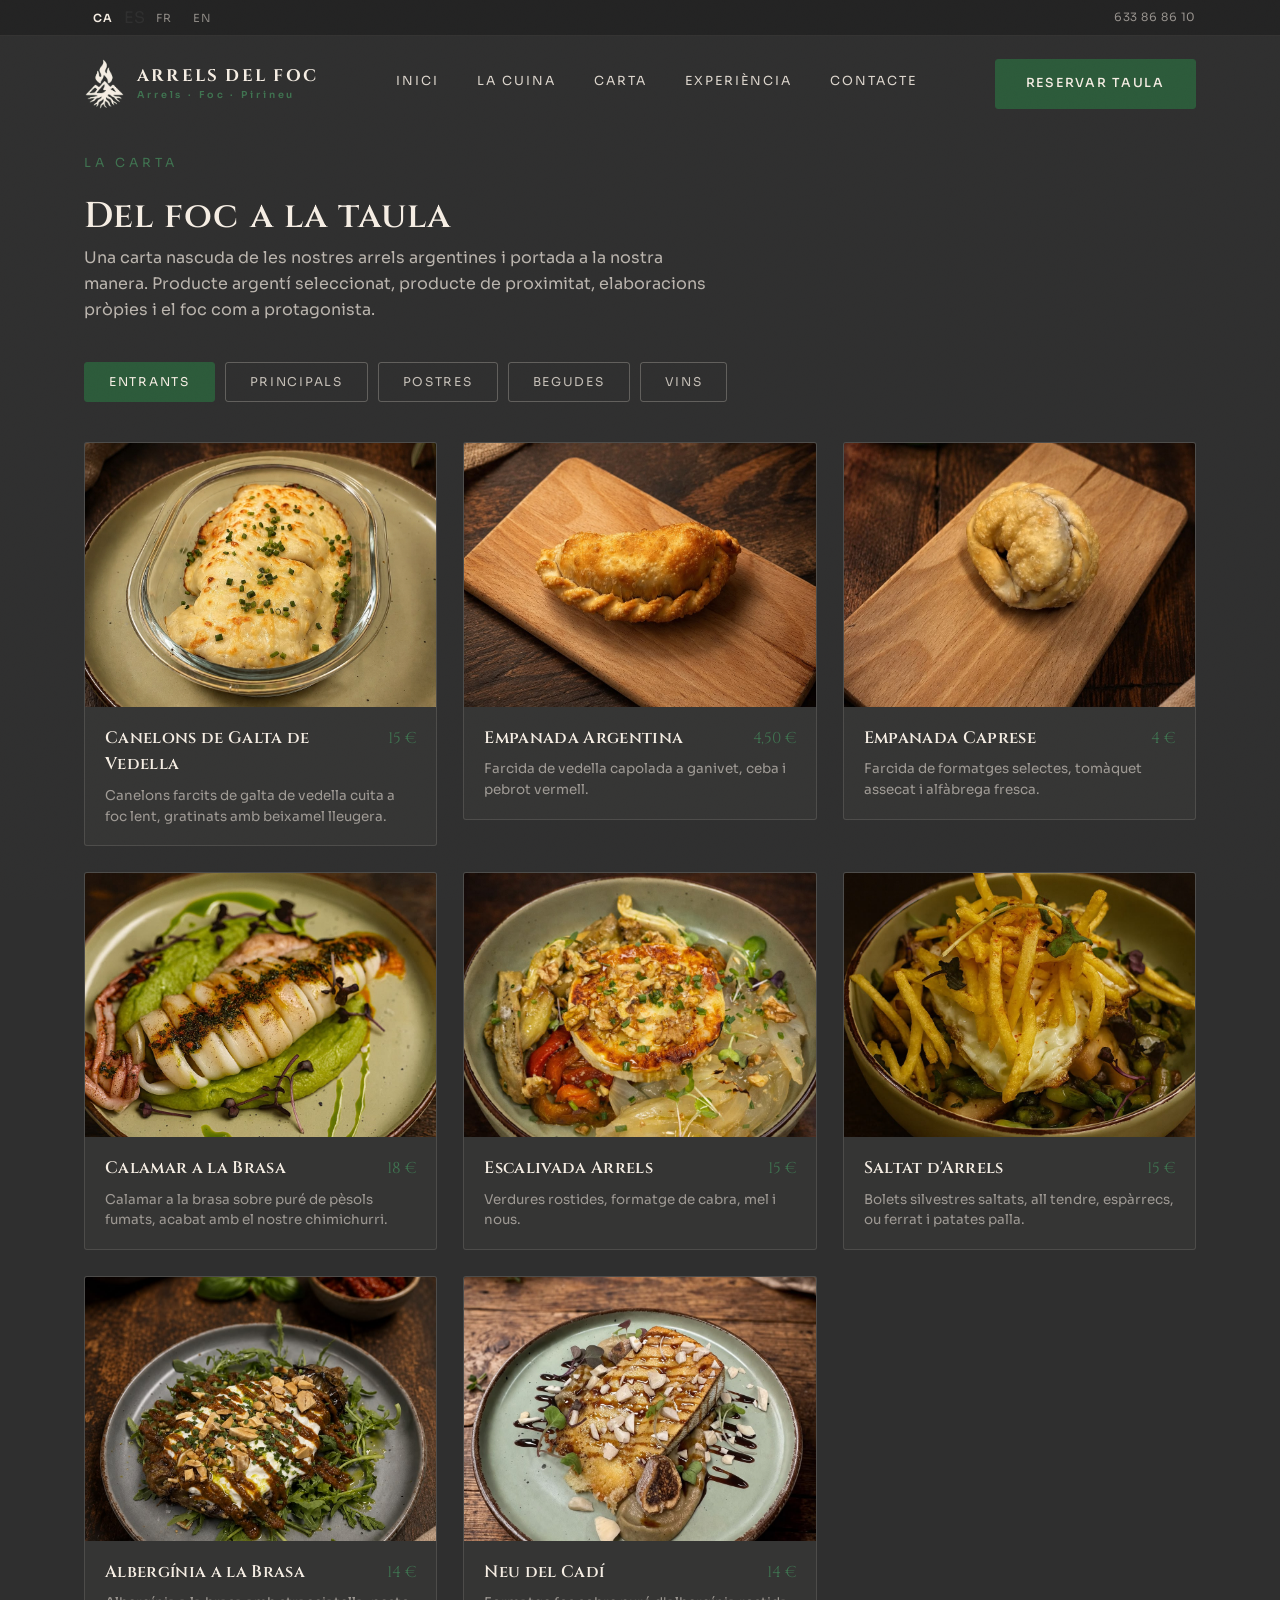
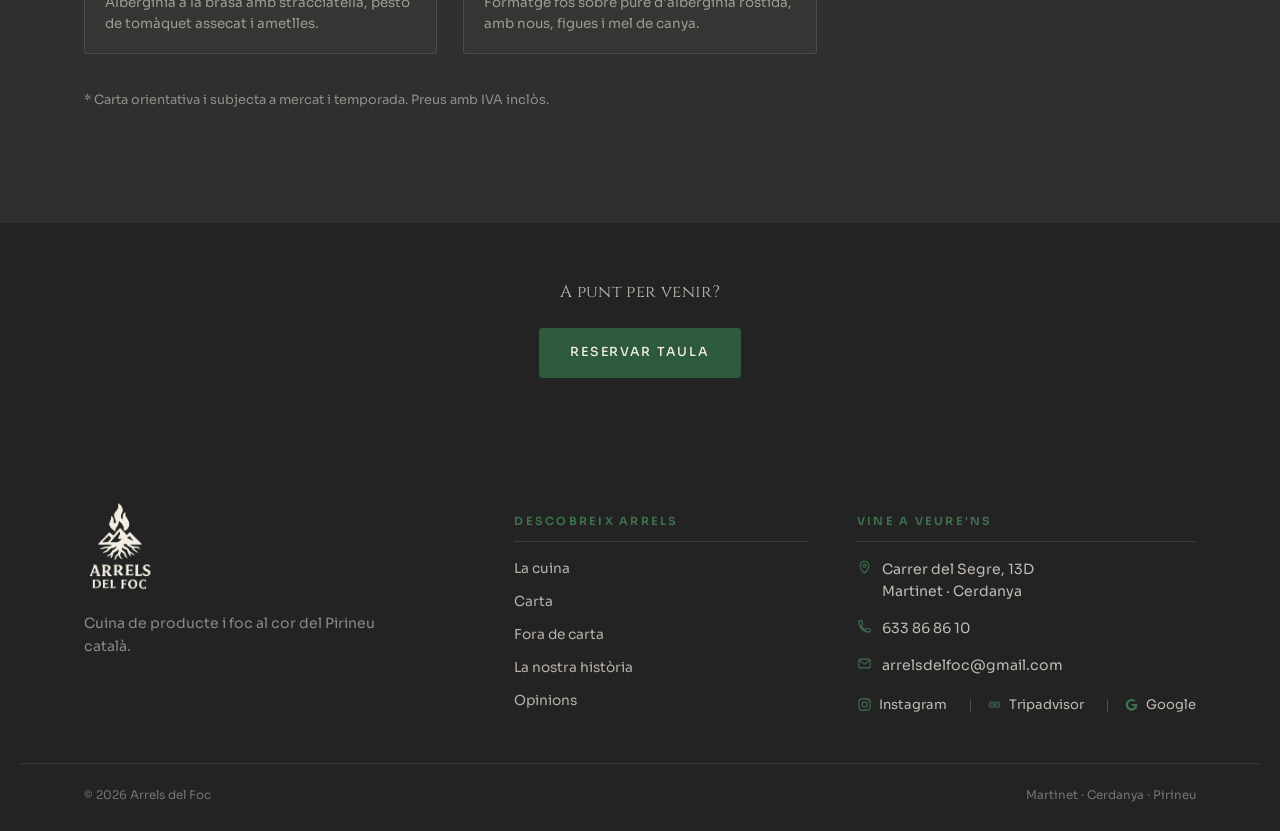
<file: carta.html>
<!DOCTYPE html>
<html lang="ca">
<head>
<meta charset="UTF-8">
<meta name="viewport" content="width=device-width, initial-scale=1.0">
<title>Carta – Parrilla Argentina i Carns a la Brasa | Arrels del Foc</title>
<meta name="description" content="Descobreix la nostra carta: carns argentines a la brasa, empanades i plats d'autor a Martinet, Cerdanya, a prop d'Andorra i la Seu d'Urgell.">
<link rel="canonical" href="https://arrelsdelfoc.com/carta.html">
<link rel="alternate" hreflang="ca" href="https://arrelsdelfoc.com/carta.html">
<link rel="alternate" hreflang="es" href="https://arrelsdelfoc.com/es/carta.html">
<link rel="alternate" hreflang="x-default" href="https://arrelsdelfoc.com/carta.html">

<link rel="icon" href="/favicon.ico" sizes="any">
<link rel="icon" type="image/png" sizes="48x48" href="/favicon-48x48.png">
<link rel="icon" type="image/png" sizes="96x96" href="/favicon-96x96.png">
<link rel="apple-touch-icon" sizes="180x180" href="/apple-touch-icon.png">
<link rel="manifest" href="/site.webmanifest">
<meta name="theme-color" content="#2F2F2F">

<meta property="og:type" content="website">
<meta property="og:site_name" content="Arrels del Foc">
<meta property="og:title" content="Carta – Parrilla Argentina i Carns a la Brasa | Arrels del Foc">
<meta property="og:description" content="Descobreix la nostra carta: carns argentines a la brasa, empanades i plats d'autor a Martinet, Cerdanya, a prop d'Andorra i la Seu d'Urgell.">
<meta property="og:url" content="https://arrelsdelfoc.com/carta.html">
<meta property="og:image" content="https://arrelsdelfoc.com/assets/img/exterior-facana.jpg">
<meta name="twitter:card" content="summary_large_image">

<link rel="preconnect" href="https://fonts.googleapis.com">
<link rel="preconnect" href="https://fonts.gstatic.com" crossorigin>
<link href="https://fonts.googleapis.com/css2?family=Cinzel:wght@400;500;600;700&family=Sora:wght@300;400;500;600;700&display=swap" rel="stylesheet">
<link rel="stylesheet" href="styles.css">
</head>
<body>

<div class="grain"></div>

<!-- ============ BARRA SUPERIOR (idiomes) ============ -->
<div class="lang-bar">
  <div class="container lang-bar-inner">
    <div class="lang-switch" id="lang-switch" role="group" aria-label="Idioma">
      <button data-lang="ca" class="is-active">CA</button>
      <a href="/es/carta.html" data-lang="es">ES</a>
      <button data-lang="fr">FR</button>
      <button data-lang="en">EN</button>
    </div>
    <a href="tel:+34633868610" class="lang-bar-phone">633 86 86 10</a>
  </div>
</div>

<!-- ============ HEADER ============ -->
<header class="site-header">
  <div class="container">
    <a href="index.html#inici" class="brand">
      <img src="assets/logo/icon.png" alt="Arrels del Foc" class="logo-img logo-icon">
      <span class="brand-fallback">
        <b>ARRELS DEL FOC</b>
        <span data-i18n="brand.pillars">Arrels · Foc · Pirineu</span>
      </span>
    </a>
    <nav class="main-nav">
      <a href="index.html#inici" data-i18n="nav.inici">Inici</a>
      <a href="equip.html" data-i18n="nav.cuina">La cuina</a>
      <a href="carta.html" data-i18n="nav.carta">Carta</a>
      <a href="index.html#experiencia" data-i18n="nav.experiencia">Experiència</a>
      <a href="index.html#contacte" data-i18n="nav.contacte">Contacte</a>
    </nav>
    <div class="header-actions">
      <a href="reserves.html" class="btn btn-primary" data-i18n="nav.reservar">Reservar taula</a>
      <button class="burger" aria-label="Obrir menú">
        <span></span><span></span><span></span>
      </button>
    </div>
  </div>
</header>

<div class="mobile-nav">
  <a href="index.html#inici" data-i18n="nav.inici">Inici</a>
  <a href="equip.html" data-i18n="nav.cuina">La cuina</a>
  <a href="carta.html" data-i18n="nav.carta">Carta</a>
  <a href="index.html#experiencia" data-i18n="nav.experiencia">Experiència</a>
  <a href="index.html#contacte" data-i18n="nav.contacte">Contacte</a>
  <a href="reserves.html" class="btn btn-primary" data-i18n="nav.reservar">Reservar taula</a>
</div>

<!-- ============ CARTA (pagina completa) ============ -->
<section class="carta carta--page" id="carta">
  <div class="container">
    <div class="section-head reveal">
      <span class="eyebrow" data-i18n="carta.eyebrow">La carta</span>
      <h1 data-i18n="carta.title">Del foc a la taula</h1>
      <p class="lede" data-i18n="carta.lede">Una carta nascuda de les nostres arrels argentines i portada a la nostra manera. Producte argentí seleccionat, producte de proximitat, elaboracions pròpies i el foc com a protagonista.</p>
    </div>

    <div class="carta-tabs reveal" id="carta-tabs"><button class="carta-tab is-active" data-target="entrants">Entrants</button><button class="carta-tab" data-target="principals">Principals</button><button class="carta-tab" data-target="postres">Postres</button><button class="carta-tab" data-target="begudes">Begudes</button><button class="carta-tab" data-target="vins">Vins</button></div>
    <div id="carta-panels"><div class="carta-panel is-active" id="panel-entrants"><div class="carta-grid"><div class="dish dish--photo"><div class="dish-media"><img src="assets/img/dish-canelons.jpg" alt="Canelons de Galta de Vedella — Arrels del Foc, restaurant argentí a Martinet" loading="lazy"></div><div class="dish-body"><div class="dish-top"><h3 class="dish-name">Canelons de Galta de Vedella</h3><span class="dish-price">15 €</span></div><p class="dish-desc">Canelons farcits de galta de vedella cuita a foc lent, gratinats amb beixamel lleugera.</p></div></div><div class="dish dish--photo"><div class="dish-media"><img src="assets/img/dish-empanada-carn.jpg" alt="Empanada Argentina — Arrels del Foc, restaurant argentí a Martinet" loading="lazy"></div><div class="dish-body"><div class="dish-top"><h3 class="dish-name">Empanada Argentina</h3><span class="dish-price">4,50 €</span></div><p class="dish-desc">Farcida de vedella capolada a ganivet, ceba i pebrot vermell.</p></div></div><div class="dish dish--photo"><div class="dish-media"><img src="assets/img/dish-empanada-caprese.jpg" alt="Empanada Caprese — Arrels del Foc, restaurant argentí a Martinet" loading="lazy"></div><div class="dish-body"><div class="dish-top"><h3 class="dish-name">Empanada Caprese</h3><span class="dish-price">4 €</span></div><p class="dish-desc">Farcida de formatges selectes, tomàquet assecat i alfàbrega fresca.</p></div></div><div class="dish dish--photo"><div class="dish-media"><img src="assets/img/dish-calamar.jpg" alt="Calamar a la Brasa — Arrels del Foc, restaurant argentí a Martinet" loading="lazy"></div><div class="dish-body"><div class="dish-top"><h3 class="dish-name">Calamar a la Brasa</h3><span class="dish-price">18 €</span></div><p class="dish-desc">Calamar a la brasa sobre puré de pèsols fumats, acabat amb el nostre chimichurri.</p></div></div><div class="dish dish--photo"><div class="dish-media"><img src="assets/img/dish-escalivada.jpg" alt="Escalivada Arrels — Arrels del Foc, restaurant argentí a Martinet" loading="lazy"></div><div class="dish-body"><div class="dish-top"><h3 class="dish-name">Escalivada Arrels</h3><span class="dish-price">15 €</span></div><p class="dish-desc">Verdures rostides, formatge de cabra, mel i nous.</p></div></div><div class="dish dish--photo"><div class="dish-media"><img src="assets/img/gallery-plat-ou.jpg" alt="Saltat d'Arrels — Arrels del Foc, restaurant argentí a Martinet" loading="lazy"></div><div class="dish-body"><div class="dish-top"><h3 class="dish-name">Saltat d'Arrels</h3><span class="dish-price">15 €</span></div><p class="dish-desc">Bolets silvestres saltats, all tendre, espàrrecs, ou ferrat i patates palla.</p></div></div><div class="dish dish--photo"><div class="dish-media"><img src="assets/img/dish-berenjena.jpg" alt="Albergínia a la Brasa — Arrels del Foc, restaurant argentí a Martinet" loading="lazy"></div><div class="dish-body"><div class="dish-top"><h3 class="dish-name">Albergínia a la Brasa</h3><span class="dish-price">14 €</span></div><p class="dish-desc">Albergínia a la brasa amb stracciatella, pesto de tomàquet assecat i ametlles.</p></div></div><div class="dish dish--photo"><div class="dish-media"><img src="assets/img/dish-formatge.jpg" alt="Neu del Cadí — Arrels del Foc, restaurant argentí a Martinet" loading="lazy"></div><div class="dish-body"><div class="dish-top"><h3 class="dish-name">Neu del Cadí</h3><span class="dish-price">14 €</span></div><p class="dish-desc">Formatge fos sobre puré d'albergínia rostida, amb nous, figues i mel de canya.</p></div></div></div></div><div class="carta-panel" id="panel-principals"><div class="carta-grid"><div class="dish dish--photo"><div class="dish-media"><img src="assets/img/dish-vacio-nova.jpg" alt="Vacío Angus — Arrels del Foc, restaurant argentí a Martinet" loading="lazy"></div><div class="dish-body"><div class="dish-top"><h3 class="dish-name">Vacío Angus</h3><span class="dish-price">25,50 €</span></div><p class="dish-desc">Vano d'Angus argentí a la brasa amb verdures rostides.</p></div></div><div class="dish dish--photo"><div class="dish-media"><img src="assets/img/dish-galtes.jpg" alt="Galtes d'Arrels — Arrels del Foc, restaurant argentí a Martinet" loading="lazy"></div><div class="dish-body"><div class="dish-top"><h3 class="dish-name">Galtes d'Arrels</h3><span class="dish-price">23 €</span></div><p class="dish-desc">Galtes de vedella cuinades a baixa temperatura, sobre puré de patata.</p></div></div><div class="dish dish--photo"><div class="dish-media"><img src="assets/img/dish-milanesa-nova.jpg" alt="Milanesa Arrels — Arrels del Foc, restaurant argentí a Martinet" loading="lazy"></div><div class="dish-body"><div class="dish-top"><h3 class="dish-name">Milanesa Arrels</h3><span class="dish-price">19 €</span></div><p class="dish-desc">Milanesa de vedella napolitana, amb patates fregides o amanida fresca.</p></div></div><div class="dish dish--photo"><div class="dish-media"><img src="assets/img/dish-milanesa-pollo.jpg" alt="Milanesa Arrels — Arrels del Foc, restaurant argentí a Martinet" loading="lazy"></div><div class="dish-body"><div class="dish-top"><h3 class="dish-name">Milanesa Arrels</h3><span class="dish-price">19 €</span></div><p class="dish-desc">Milanesa de pollastre, amb patates fregides o amanida fresca.</p></div></div><div class="dish dish--photo"><div class="dish-media"><img src="assets/img/dish-entrana.jpg" alt="Entranya Criolla — Arrels del Foc, restaurant argentí a Martinet" loading="lazy"></div><div class="dish-body"><div class="dish-top"><h3 class="dish-name">Entranya Criolla</h3><span class="dish-price">23,50 €</span></div><p class="dish-desc">Entranya de vedella a la brasa amb patata dolça fregida i salsa criolla.</p></div></div><div class="dish dish--photo"><div class="dish-media"><img src="assets/img/dish-chuleton.jpg" alt="Chuletó Madurat — Arrels del Foc, restaurant argentí a Martinet" loading="lazy"></div><div class="dish-body"><div class="dish-top"><h3 class="dish-name">Chuletó Madurat</h3><span class="dish-price">69 €</span></div><p class="dish-desc">Costella de bou d'1 kg amb os, madurada 30 dies, amb amanida i patates fregides. Ideal per compartir.</p></div></div><div class="dish dish--photo"><div class="dish-media"><img src="assets/img/dish-lasanya.jpg" alt="Lasanya Campestre — Arrels del Foc, restaurant argentí a Martinet" loading="lazy"></div><div class="dish-body"><div class="dish-top"><h3 class="dish-name">Lasanya Campestre</h3><span class="dish-price">18 €</span></div><p class="dish-desc">Capes de verdures i salsa de tomàquet, gratinades amb formatge.</p></div></div><div class="dish dish--photo"><div class="dish-media"><img src="assets/img/dish-bacalla.jpg" alt="Bacallà al Pil-Pil — Arrels del Foc, restaurant argentí a Martinet" loading="lazy"></div><div class="dish-body"><div class="dish-top"><h3 class="dish-name">Bacallà al Pil-Pil</h3><span class="dish-price">24 €</span></div><p class="dish-desc">Llom de bacallà en salsa pil-pil amb patates laminades i pebrots rostits.</p></div></div><div class="dish dish--photo"><div class="dish-media"><img src="assets/img/dish-cesar.jpg" alt="Amanida Cèsar — Arrels del Foc, restaurant argentí a Martinet" loading="lazy"></div><div class="dish-body"><div class="dish-top"><h3 class="dish-name">Amanida Cèsar</h3><span class="dish-price">17 €</span></div><p class="dish-desc">Enciam romà fresc, pollastre a la brasa, parmesà i amaniment cèsar casolà.</p></div></div><div class="dish dish--photo"><div class="dish-media"><img src="assets/img/dish-hamburguesa-nova.jpg" alt="Hamburguesa Gaucha — Arrels del Foc, restaurant argentí a Martinet" loading="lazy"></div><div class="dish-body"><div class="dish-top"><h3 class="dish-name">Hamburguesa Gaucha</h3><span class="dish-price">19 €</span></div><p class="dish-desc">Barreja artesana de vedella, formatge fos, rúcula fresca, chutney de tomàquet casolà i maionesa de chimichurri. Amb patates dolces fregides.</p></div></div><div class="dish dish--photo"><div class="dish-media"><img src="assets/img/dish-pollo-picanton.jpg" alt="Picantó a la Brasa — Arrels del Foc, restaurant argentí a Martinet" loading="lazy"></div><div class="dish-body"><div class="dish-top"><h3 class="dish-name">Picantó a la Brasa</h3><span class="dish-price">22 €</span></div><p class="dish-desc">Picantó a la brasa amb salsa de bolets silvestres i bacon fumat, amb patates.</p></div></div></div></div><div class="carta-panel" id="panel-postres"><div class="carta-grid"><div class="dish dish--photo"><div class="dish-media"><img src="assets/img/dish-xocolata.jpg" alt="Temptació de Xocolata — Arrels del Foc, restaurant argentí a Martinet" loading="lazy"></div><div class="dish-body"><div class="dish-top"><h3 class="dish-name">Temptació de Xocolata</h3><span class="dish-price">8 €</span></div><p class="dish-desc">Brownie amb gelat artesà de vainilla, salsa de toffee i nous.</p></div></div><div class="dish dish--photo"><div class="dish-media"><img src="assets/img/dish-tarta-silvestre.jpg" alt="Tarta Silvestre — Arrels del Foc, restaurant argentí a Martinet" loading="lazy"></div><div class="dish-body"><div class="dish-top"><h3 class="dish-name">Tarta Silvestre</h3><span class="dish-price">7 €</span></div><p class="dish-desc">Cheesecake cremós i lleuger amb melmelada casolana de fruits vermells.</p></div></div><div class="dish dish--photo"><div class="dish-media"><img src="assets/img/dish-flan.jpg" alt="Flam Casolà — Arrels del Foc, restaurant argentí a Martinet" loading="lazy"></div><div class="dish-body"><div class="dish-top"><h3 class="dish-name">Flam Casolà</h3><span class="dish-price">6 €</span></div><p class="dish-desc">Amb dolç de llet.</p></div></div><div class="dish dish--photo"><div class="dish-media"><img src="assets/img/dish-arros-cremos.jpg" alt="Arròs Cremós del Foc — Arrels del Foc, restaurant argentí a Martinet" loading="lazy"></div><div class="dish-body"><div class="dish-top"><h3 class="dish-name">Arròs Cremós del Foc</h3><span class="dish-price">8 €</span></div><p class="dish-desc">Arròs amb llet, canyella, gelat de pistatxo i ametlles caramel·litzades cruixents.</p></div></div></div></div><div class="carta-panel" id="panel-begudes"><div class="price-columns"><div class="price-group"><h4>Sense alcohol</h4><div class="price-row"><span>Aigua mineral</span><span class="price-row-price">2,50 €</span></div><div class="price-row"><span>Aigua amb gas</span><span class="price-row-price">2,50 €</span></div><div class="price-row"><span>Refrescos (Coca-Cola, Sprite, Fanta, Aquarius)</span><span class="price-row-price">3 €</span></div><div class="price-row"><span>Aigua tònica</span><span class="price-row-price">2,50 €</span></div><div class="price-row"><span>Schweppes Zero taronja</span><span class="price-row-price">2,50 €</span></div><div class="price-row"><span>Vichy</span><span class="price-row-price">3 €</span></div></div><div class="price-group"><h4>Cerveses</h4><div class="price-row"><span>Canya Alhambra</span><span class="price-row-price">3,20 €</span></div><div class="price-row"><span>Gerra Alhambra</span><span class="price-row-price">5 €</span></div><div class="price-row"><span>Alhambra Reserva</span><span class="price-row-price">3,90 €</span></div><div class="price-row"><span>Alhambra Radler</span><span class="price-row-price">3,90 €</span></div><div class="price-row"><span>Mahou IPA</span><span class="price-row-price">3,90 €</span></div><div class="price-row"><span>San Miguel 0.0 Torrada</span><span class="price-row-price">3 €</span></div><div class="price-row"><span>San Miguel sense gluten</span><span class="price-row-price">3 €</span></div><div class="price-row"><span>Cervesa artesanal El Gall Negre</span><span class="price-row-price">4,70 €</span></div></div><div class="price-group"><h4>Còctels i clàssics</h4><div class="price-row"><span>Gin tonic</span><span class="price-row-price">7 €</span></div><div class="price-row"><span>Vermut</span><span class="price-row-price">4 €</span></div><div class="price-row"><span>Fernet amb Coca-Cola</span><span class="price-row-price">7 €</span></div><div class="price-row"><span>Whisky</span><span class="price-row-price">5 €</span></div><div class="price-row"><span>Rom</span><span class="price-row-price">4 €</span></div><div class="price-row"><span>Tinto de verano</span><span class="price-row-price">3,50 €</span></div></div><div class="price-group"><h4>Cafeteria</h4><div class="price-row"><span>Cafè</span><span class="price-row-price">1,80 €</span></div><div class="price-row"><span>Tallat</span><span class="price-row-price">2 €</span></div><div class="price-row"><span>Americano</span><span class="price-row-price">2 €</span></div><div class="price-row"><span>Cafè amb llet</span><span class="price-row-price">2,20 €</span></div><div class="price-row"><span>Carallet</span><span class="price-row-price">3 €</span></div><div class="price-row"><span>Infusions</span><span class="price-row-price">2 €</span></div></div></div></div><div class="carta-panel" id="panel-vins"><div class="price-columns price-columns--vins"><div class="price-group price-group--vins"><h4>Vins negres</h4><div class="wine-row"><div class="wine-info"><span class="wine-name">Ugalde Crianza</span><span class="wine-origin">Rioja, Espanya</span><span class="wine-tast">Clàssic i equilibrat, criat en bota de roure.</span></div><div class="wine-price"><span>Ampolla 22 €</span><span>Copa 4,50 €</span></div></div><div class="wine-row"><div class="wine-info"><span class="wine-name">Serbal Malbec 2024</span><span class="wine-origin">Atamisque — Valle de Uco, Mendoza, Argentina</span><span class="wine-tast">Fruits vermells, fresc i de tanins suaus.</span></div><div class="wine-price"><span>Ampolla 28 €</span></div></div><div class="wine-row"><div class="wine-info"><span class="wine-name">Lote 44 Malbec 2024</span><span class="wine-origin">Cuarto Dominio — Valle de Uco, Mendoza, Argentina</span><span class="wine-tast">Fruita negra, complex i sedós.</span></div><div class="wine-price"><span>Copa 5,50 €</span></div></div><div class="wine-row"><div class="wine-info"><span class="wine-name">Chento Malbec 2022</span><span class="wine-origin">Cuarto Dominio — Alto Agrelo, Mendoza, Argentina</span><span class="wine-tast">Equilibrat i estructurat, amb fruits negres i tanins suaus.</span></div><div class="wine-price"><span>Ampolla 32 €</span></div></div><div class="wine-row"><div class="wine-info"><span class="wine-name">Reserva de la Familia Pinot Noir</span><span class="wine-origin">Malma — Patagonia, Neuquén, Argentina</span><span class="wine-tast">Lleuger i aromàtic, de tanins molt suaus.</span></div><div class="wine-price"><span>Ampolla 36 €</span></div></div><div class="wine-row"><div class="wine-info"><span class="wine-name">Gran Sombrero Malbec</span><span class="wine-origin">Huentala Wines — Gualtallary, Valle de Uco, Mendoza, Argentina</span><span class="wine-tast">Afruitat i sedós, de tanins suaus i rodons.</span></div><div class="wine-price"><span>Ampolla 38 €</span></div></div><div class="wine-row"><div class="wine-info"><span class="wine-name">Ari Priorat 2021</span><span class="wine-origin">Clos Berenguer — Priorat, Tarragona, Catalunya</span><span class="wine-tast">Sec, estructurat, amb notes intenses de fruita negra i espècies.</span></div><div class="wine-price"><span>Ampolla 38 €</span></div></div></div><div class="price-group price-group--vins"><h4>Vins blancs</h4><div class="wine-row"><div class="wine-info"><span class="wine-name">Entreflores Verdejo</span><span class="wine-origin">Príncipe de Viana — Rueda, Espanya</span><span class="wine-tast">Fresc i aromàtic de fruites tropicals.</span></div><div class="wine-price"><span>Ampolla 22 €</span><span>Copa 4,50 €</span></div></div><div class="wine-row"><div class="wine-info"><span class="wine-name">O Do Avó Marcelo Albariño 2024</span><span class="wine-origin">Adegas Gran Vinum — Rías Baixas, Galícia</span><span class="wine-tast">Fresc, cítric i mineral.</span></div><div class="wine-price"><span>Ampolla 28 €</span></div></div><div class="wine-row"><div class="wine-info"><span class="wine-name">Campgran</span><span class="wine-origin">Cal Mandrat — Montellà i Martinet, Cerdanya</span><span class="wine-tast">Vi blanc de proximitat, de la mateixa Cerdanya.</span></div><div class="wine-price"><span>Ampolla 32 €</span></div></div><div class="wine-row"><div class="wine-info"><span class="wine-name">Reserva de la Familia Chardonnay</span><span class="wine-origin">Malma — Patagonia, Neuquén, Argentina</span><span class="wine-tast">Elegant, fresc i equilibrat, amb aromes cítrics i afruitats.</span></div><div class="wine-price"><span>Ampolla 36 €</span></div></div><div class="wine-row"><div class="wine-info"><span class="wine-name">Emendis – Nu Allongé</span><span class="wine-origin">Cava brut rosé</span><span class="wine-tast">Fresc, sec i elegant, amb bombolla fina i notes subtils de fruita vermella.</span></div><div class="wine-price"><span>Ampolla 30 €</span></div></div></div></div></div></div>
    <p class="carta-note reveal" data-i18n="carta.note">* Carta orientativa i subjecta a mercat i temporada.</p>
  </div>
</section>

<!-- ============ PRE-FOOTER CTA ============ -->
<section class="pre-footer-cta">
  <div class="container">
    <p data-i18n="preFooter.text">A punt per venir?</p>
    <a href="reserves.html" class="btn btn-primary" data-i18n="nav.reservar">Reservar taula</a>
  </div>
</section>

<!-- ============ FOOTER ============ -->
<footer class="site-footer">
  <div class="container footer-grid">
    <div class="footer-col footer-col--brand">
      <a href="index.html#inici" class="brand footer-logo">
        <img src="assets/logo/logo-full.png" alt="Arrels del Foc" class="logo-img">
      </a>
      <p class="footer-tagline" data-i18n="footer.tagline">Cuina de producte i foc al cor del Pirineu català.</p>
    </div>

    <div class="footer-col footer-col--nav">
      <h4 data-i18n="footer.discover">Descobreix Arrels</h4>
      <a href="equip.html" data-i18n="nav.cuina">La cuina</a>
      <a href="carta.html" data-i18n="nav.carta">La carta</a>
      <a href="carta.html" data-i18n="footer.offMenu">Fora de carta</a>
      <a href="equip.html" data-i18n="footer.history">La nostra història</a>
      <a href="index.html#opinions" data-i18n="opinions.eyebrow">Opinions</a>
    </div>

    <div class="footer-col footer-col--contact">
      <h4 data-i18n="footer.contactTitle">Vine a veure'ns</h4>
      <div class="footer-contact-item">
        <svg class="footer-icon" viewBox="0 0 24 24" width="15" height="15" fill="none" stroke="currentColor" stroke-width="1.7"><path d="M12 21s7-6.5 7-12a7 7 0 1 0-14 0c0 5.5 7 12 7 12Z"/><circle cx="12" cy="9" r="2.5"/></svg>
        <span>Carrer del Segre, 13D<br>Martinet · Cerdanya</span>
      </div>
      <a href="tel:+34633868610" class="footer-contact-item">
        <svg class="footer-icon" viewBox="0 0 24 24" width="15" height="15" fill="none" stroke="currentColor" stroke-width="1.7"><path d="M6.6 10.8c1.4 2.8 3.8 5.2 6.6 6.6l2.2-2.2c.3-.3.7-.4 1-.2 1.1.4 2.3.6 3.6.6.6 0 1 .4 1 1V20c0 .6-.4 1-1 1C10.6 21 3 13.4 3 4c0-.6.4-1 1-1h3.4c.6 0 1 .4 1 1 0 1.3.2 2.5.6 3.6.1.3 0 .7-.2 1L6.6 10.8Z"/></svg>
        <span>633 86 86 10</span>
      </a>
      <a href="mailto:arrelsdelfoc@gmail.com" class="footer-contact-item">
        <svg class="footer-icon" viewBox="0 0 24 24" width="15" height="15" fill="none" stroke="currentColor" stroke-width="1.7"><rect x="3" y="5" width="18" height="14" rx="2"/><path d="m4 7 8 6 8-6"/></svg>
        <span>arrelsdelfoc@gmail.com</span>
      </a>
      <div class="footer-social-row">
        <a href="https://www.instagram.com/arrelsdelfoc" target="_blank" rel="noopener" aria-label="Instagram">
          <svg viewBox="0 0 24 24" width="15" height="15" fill="none" stroke="currentColor" stroke-width="1.8"><rect x="3" y="3" width="18" height="18" rx="5"/><circle cx="12" cy="12" r="4"/><circle cx="17.2" cy="6.8" r="1" fill="currentColor" stroke="none"/></svg>
          <span class="social-label">Instagram</span>
        </a>
        <a href="https://www.tripadvisor.com/Restaurant_Review-g2562181-d34087077-Reviews-Arrels_del_foc-Martinet_Province_of_Lleida_Catalonia.html" target="_blank" rel="noopener" aria-label="Tripadvisor">
          <svg viewBox="0 0 24 24" width="15" height="15" fill="none" stroke="currentColor" stroke-width="1.6"><circle cx="7.5" cy="13" r="4"/><circle cx="16.5" cy="13" r="4"/><circle cx="7.5" cy="13" r="1.2" fill="currentColor" stroke="none"/><circle cx="16.5" cy="13" r="1.2" fill="currentColor" stroke="none"/><path d="M9.5 8.5c1-1 3.5-1 4.5 0M4 9l3-1.2M20 9l-3-1.2"/></svg>
          <span class="social-label">Tripadvisor</span>
        </a>
        <a href="https://www.google.com/maps/place/Arrels+del+Foc/@42.3596381,1.6946771,17z/data=!4m6!3m5!1s0x12a59bad6a8d55bb:0x4e73a71548880e29!8m2!3d42.3596381!4d1.6946771!16s%2Fg%2F11yl_wq6m_" target="_blank" rel="noopener" aria-label="Google">
          <svg viewBox="0 0 24 24" width="15" height="15" fill="currentColor"><path d="M21.35 11.1h-9.17v2.98h5.24c-.23 1.36-1.6 4-5.24 4-3.15 0-5.72-2.6-5.72-5.8s2.57-5.8 5.72-5.8c1.79 0 3 .76 3.68 1.42l2.5-2.4C16.9 3.98 14.75 3 12.18 3 6.99 3 2.8 7.2 2.8 12.4s4.19 9.4 9.38 9.4c5.42 0 9-3.8 9-9.16 0-.62-.07-1.1-.16-1.54z"/></svg>
          <span class="social-label">Google</span>
        </a>
      </div>
    </div>
  </div>
  <div class="container footer-bottom">
    <span>&copy; <span id="year"></span> Arrels del Foc</span>
    <span>Martinet · Cerdanya · Pirineu</span>
  </div>
</footer>

<a href="reserves.html" class="mobile-reserve" data-i18n="nav.reservar">Reservar taula</a>

<script src="script.js"></script>
</body>
</html>
</file>
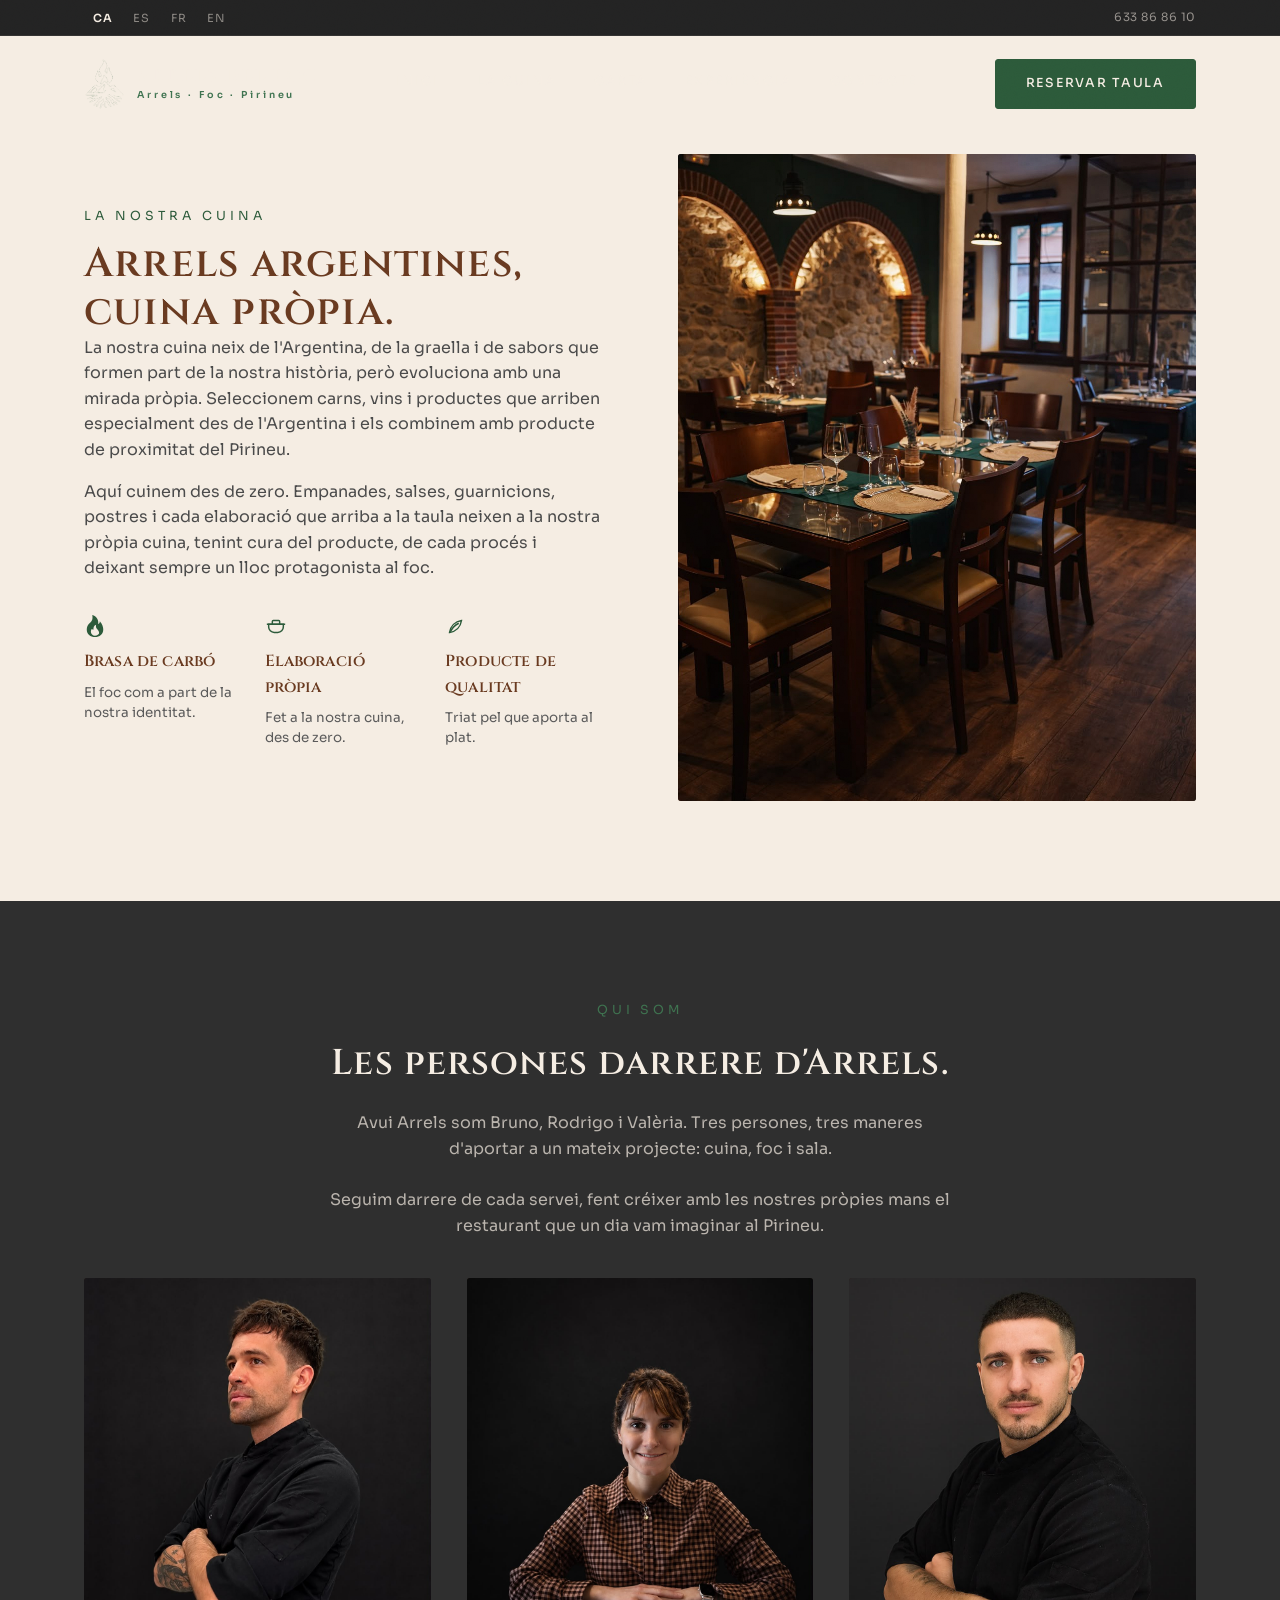
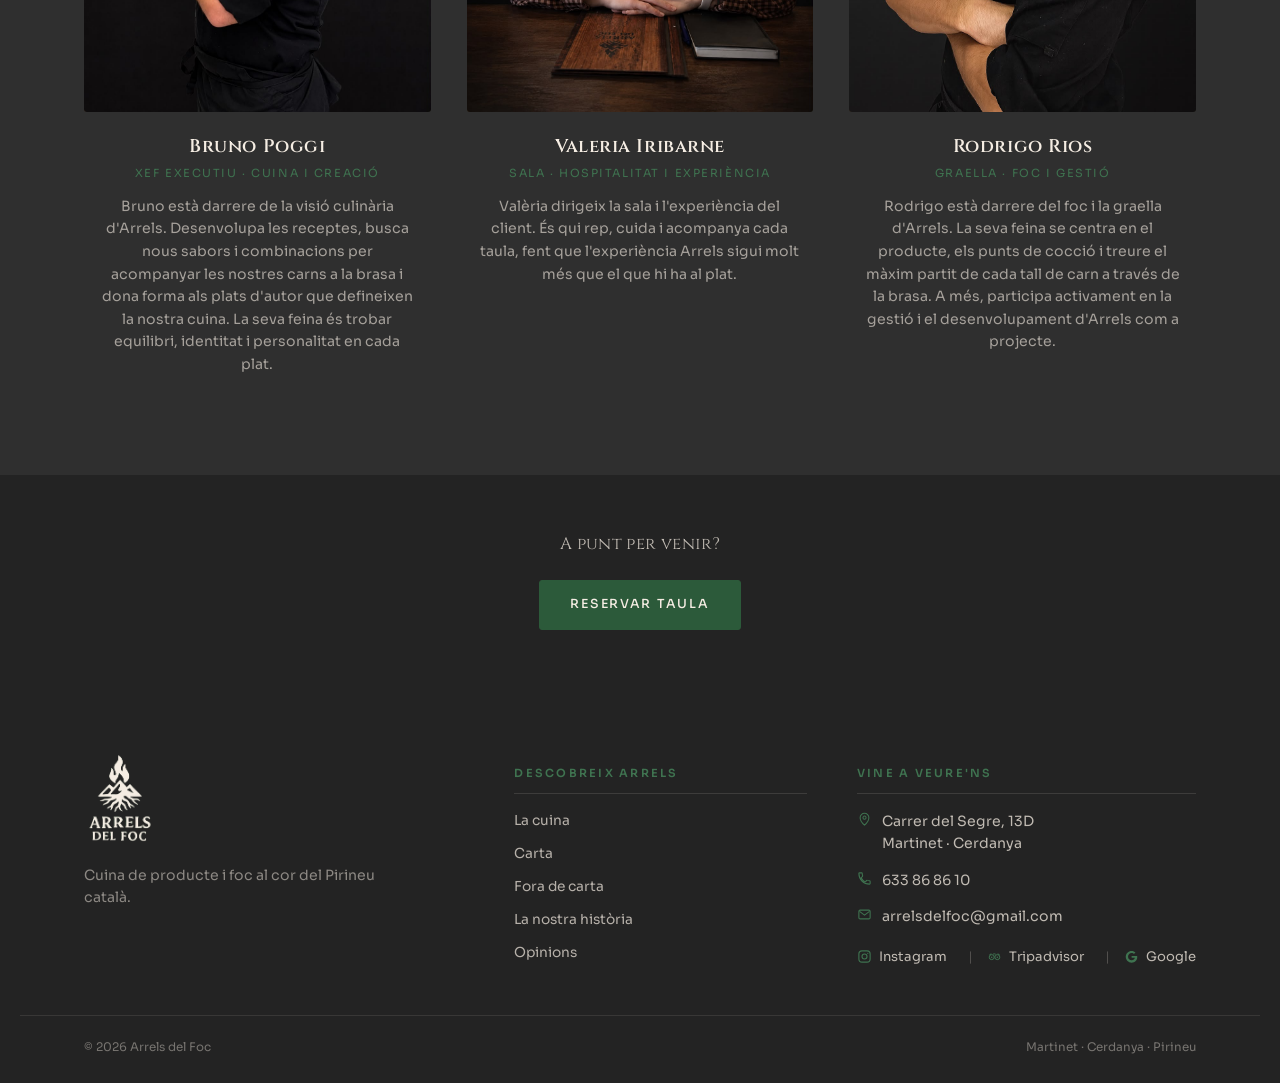
<file: equip.html>
<!DOCTYPE html>
<html lang="ca">
<head>
<meta charset="UTF-8">
<meta name="viewport" content="width=device-width, initial-scale=1.0">
<title>Equip i Cuina Argentina | Arrels del Foc, Martinet (Cerdanya)</title>
<meta name="description" content="Coneix l'equip i la cuina d'Arrels del Foc: arrels argentines, producte del Pirineu i el foc com a protagonista, a Martinet, Cerdanya, prop d'Andorra.">
<link rel="canonical" href="https://arrelsdelfoc.com/equip.html">

<link rel="icon" href="/favicon.ico" sizes="any">
<link rel="icon" type="image/png" sizes="48x48" href="/favicon-48x48.png">
<link rel="icon" type="image/png" sizes="96x96" href="/favicon-96x96.png">
<link rel="apple-touch-icon" sizes="180x180" href="/apple-touch-icon.png">
<link rel="manifest" href="/site.webmanifest">
<meta name="theme-color" content="#2F2F2F">

<meta property="og:type" content="website">
<meta property="og:site_name" content="Arrels del Foc">
<meta property="og:title" content="Equip i Cuina Argentina | Arrels del Foc, Martinet (Cerdanya)">
<meta property="og:description" content="Coneix l'equip i la cuina d'Arrels del Foc: arrels argentines, producte del Pirineu i el foc com a protagonista, a Martinet, Cerdanya, prop d'Andorra.">
<meta property="og:url" content="https://arrelsdelfoc.com/equip.html">
<meta property="og:image" content="https://arrelsdelfoc.com/assets/img/exterior-facana.jpg">
<meta name="twitter:card" content="summary_large_image">

<link rel="preconnect" href="https://fonts.googleapis.com">
<link rel="preconnect" href="https://fonts.gstatic.com" crossorigin>
<link href="https://fonts.googleapis.com/css2?family=Cinzel:wght@400;500;600;700&family=Sora:wght@300;400;500;600;700&display=swap" rel="stylesheet">
<link rel="stylesheet" href="styles.css">
</head>
<body>

<div class="grain"></div>

<!-- ============ BARRA SUPERIOR (idiomes) ============ -->
<div class="lang-bar">
  <div class="container lang-bar-inner">
    <div class="lang-switch" id="lang-switch" role="group" aria-label="Idioma">
      <button data-lang="ca" class="is-active">CA</button>
      <button data-lang="es">ES</button>
      <button data-lang="fr">FR</button>
      <button data-lang="en">EN</button>
    </div>
    <a href="tel:+34633868610" class="lang-bar-phone">633 86 86 10</a>
  </div>
</div>

<!-- ============ HEADER ============ -->
<header class="site-header">
  <div class="container">
    <a href="index.html#inici" class="brand">
      <img src="assets/logo/icon.png" alt="Arrels del Foc" class="logo-img logo-icon">
      <span class="brand-fallback">
        <b>ARRELS DEL FOC</b>
        <span data-i18n="brand.pillars">Arrels · Foc · Pirineu</span>
      </span>
    </a>
    <nav class="main-nav">
      <a href="index.html#inici" data-i18n="nav.inici">Inici</a>
      <a href="equip.html" data-i18n="nav.cuina">La cuina</a>
      <a href="carta.html" data-i18n="nav.carta">Carta</a>
      <a href="index.html#experiencia" data-i18n="nav.experiencia">Experiència</a>
      <a href="index.html#contacte" data-i18n="nav.contacte">Contacte</a>
    </nav>
    <div class="header-actions">
      <a href="reserves.html" class="btn btn-primary" data-i18n="nav.reservar">Reservar taula</a>
      <button class="burger" aria-label="Obrir menú">
        <span></span><span></span><span></span>
      </button>
    </div>
  </div>
</header>

<div class="mobile-nav">
  <a href="index.html#inici" data-i18n="nav.inici">Inici</a>
  <a href="equip.html" data-i18n="nav.cuina">La cuina</a>
  <a href="carta.html" data-i18n="nav.carta">Carta</a>
  <a href="index.html#experiencia" data-i18n="nav.experiencia">Experiència</a>
  <a href="index.html#contacte" data-i18n="nav.contacte">Contacte</a>
  <a href="reserves.html" class="btn btn-primary" data-i18n="nav.reservar">Reservar taula</a>
</div>

<!-- ============ NUESTRA COCINA ============ -->
<section class="cuina carta--page" id="cuina">
  <div class="container">
    <div class="cuina-text reveal">
      <span class="eyebrow" data-i18n="cuina.eyebrow">La nostra cuina</span>
      <h1 data-i18n="cuina.title">Arrels argentines,<br>cuina pròpia.</h1>
      <p class="lede" data-i18n="cuina.p1">La nostra cuina neix de l'Argentina, de la graella i de sabors que formen part de la nostra història, però evoluciona amb una mirada pròpia. Seleccionem carns, vins i productes que arriben especialment des de l'Argentina i els combinem amb producte de proximitat del Pirineu.</p>
      <p class="lede" data-i18n="cuina.p2">Aquí cuinem des de zero. Empanades, salses, guarnicions, postres i cada elaboració que arriba a la taula neixen a la nostra pròpia cuina, tenint cura del producte, de cada procés i deixant sempre un lloc protagonista al foc.</p>
      <div class="cuina-stats">
        <div>
          <svg class="stat-icon" viewBox="0 0 16 16" width="22" height="22" fill="currentColor"><path d="M8 16c3.314 0 6-2 6-5.5 0-1.5-.5-4-2.5-6 .25 1.5-1.25 2-1.25 2C11 4 9 .5 6 0c.357 2 .5 4-2 6-1.25 1-2 2.729-2 4.5C2 14 4.686 16 8 16Zm0-1c-1.657 0-3-1.194-3-2.899 0-.708.216-1.373.6-1.928.404.29.929.44 1.4.427-.371-1.293.2-3.06 1.788-3.6-.164.994-.202 2.113.594 2.994.804.89 1.618 1.848 1.618 3.106C10.999 14.006 9.5 15 8 15Z"/></svg>
          <b data-i18n="cuina.stat1.title">Brasa de carbó</b><span data-i18n="cuina.stat1.desc">El foc com a part de la nostra identitat.</span>
        </div>
        <div>
          <svg class="stat-icon" viewBox="0 0 24 24" width="22" height="22" fill="none" stroke="currentColor" stroke-width="1.6"><path d="M4 10h16v3a6 6 0 0 1-6 6h-4a6 6 0 0 1-6-6v-3Z"/><path d="M2 10h20M8 10V7a1 1 0 0 1 1-1h6a1 1 0 0 1 1 1v3"/></svg>
          <b data-i18n="cuina.stat2.title">Elaboració pròpia</b><span data-i18n="cuina.stat2.desc">Fet a la nostra cuina, des de zero.</span>
        </div>
        <div>
          <svg class="stat-icon" viewBox="0 0 24 24" width="22" height="22" fill="none" stroke="currentColor" stroke-width="1.6"><path d="M5 19c7-1 12-6 13-13-7 1-12 6-13 13Z"/><path d="M6 18c2-4 5-7 9-9"/></svg>
          <b data-i18n="cuina.stat3.title">Producte de qualitat</b><span data-i18n="cuina.stat3.desc">Triat pel que aporta al plat.</span>
        </div>
      </div>
    </div>
    <div class="cuina-media photo photo--has-img reveal"><img src="assets/img/exp-5.jpg" alt="Interior de la cuina d'Arrels del Foc, restaurant de cuina argentina a Martinet" loading="lazy"></div>
  </div>
</section>

<!-- ============ EQUIP ============ -->
<section class="equip" id="equip">
  <div class="container">
    <div class="section-head center reveal">
      <span class="eyebrow" data-i18n="team.eyebrow">Qui som</span>
      <h2 data-i18n="team.title">Les persones darrere d'Arrels.</h2>
      <p class="lede" data-i18n="team.intro">Avui Arrels som Bruno, Rodrigo i Valèria. Tres persones, tres maneres d'aportar a un mateix projecte: cuina, foc i sala.<br><br>Seguim darrere de cada servei, fent créixer amb les nostres pròpies mans el restaurant que un dia vam imaginar al Pirineu.</p>
    </div>
    <div class="team-grid">
      <div class="team-card reveal">
        <div class="team-photo photo photo--has-img"><img src="assets/img/team-bruno.jpg" alt="Bruno Poggi, xef executiu d'Arrels del Foc" loading="lazy"></div>
        <h3>Bruno Poggi</h3>
        <span class="team-role" data-i18n="team.bruno.role">Chef executiu · Cuina i creació</span>
        <p data-i18n="team.bruno.bio">Bruno està darrere de la visió culinària d'Arrels. Desenvolupa les receptes, busca nous sabors i combinacions per acompanyar les nostres carns a la brasa i dona forma als plats d'autor que defineixen la nostra cuina. La seva feina és trobar equilibri, identitat i personalitat en cada plat.</p>
      </div>
      <div class="team-card reveal">
        <div class="team-photo photo photo--has-img"><img src="assets/img/team-valeria.jpg" alt="Valeria Iribarne, responsable de sala a Arrels del Foc" loading="lazy"></div>
        <h3>Valeria Iribarne</h3>
        <span class="team-role" data-i18n="team.valeria.role">Sala · Hospitalitat i experiència</span>
        <p data-i18n="team.valeria.bio">Valeria està al capdavant de la sala i de l'experiència del client. És qui rep, acompanya i cuida cada taula, fent que l'experiència Arrels vagi molt més enllà del que passa al plat.</p>
      </div>
      <div class="team-card reveal">
        <div class="team-photo photo photo--has-img"><img src="assets/img/team-rodrigo.jpg" alt="Rodrigo Rios, responsable de graella a Arrels del Foc" loading="lazy"></div>
        <h3>Rodrigo Rios</h3>
        <span class="team-role" data-i18n="team.rodrigo.role">Graella · Foc i gestió</span>
        <p data-i18n="team.rodrigo.bio">Rodrigo està darrere del foc i la graella d'Arrels. La seva feina se centra en el producte, els punts de cocció i treure el màxim partit de cada tall de carn a través de la brasa. A més, participa activament en la gestió i el desenvolupament d'Arrels com a projecte.</p>
      </div>
    </div>
  </div>
</section>

<!-- ============ PRE-FOOTER CTA ============ -->
<section class="pre-footer-cta">
  <div class="container">
    <p data-i18n="preFooter.text">A punt per venir?</p>
    <a href="reserves.html" class="btn btn-primary" data-i18n="nav.reservar">Reservar taula</a>
  </div>
</section>

<!-- ============ FOOTER ============ -->
<footer class="site-footer">
  <div class="container footer-grid">
    <div class="footer-col footer-col--brand">
      <a href="index.html#inici" class="brand footer-logo">
        <img src="assets/logo/logo-full.png" alt="Arrels del Foc" class="logo-img">
      </a>
      <p class="footer-tagline" data-i18n="footer.tagline">Cuina de producte i foc al cor del Pirineu català.</p>
    </div>

    <div class="footer-col footer-col--nav">
      <h4 data-i18n="footer.discover">Descobreix Arrels</h4>
      <a href="equip.html" data-i18n="nav.cuina">La cuina</a>
      <a href="carta.html" data-i18n="nav.carta">La carta</a>
      <a href="carta.html" data-i18n="footer.offMenu">Fora de carta</a>
      <a href="equip.html" data-i18n="footer.history">La nostra història</a>
      <a href="index.html#opinions" data-i18n="opinions.eyebrow">Opinions</a>
    </div>

    <div class="footer-col footer-col--contact">
      <h4 data-i18n="footer.contactTitle">Vine a veure'ns</h4>
      <div class="footer-contact-item">
        <svg class="footer-icon" viewBox="0 0 24 24" width="15" height="15" fill="none" stroke="currentColor" stroke-width="1.7"><path d="M12 21s7-6.5 7-12a7 7 0 1 0-14 0c0 5.5 7 12 7 12Z"/><circle cx="12" cy="9" r="2.5"/></svg>
        <span>Carrer del Segre, 13D<br>Martinet · Cerdanya</span>
      </div>
      <a href="tel:+34633868610" class="footer-contact-item">
        <svg class="footer-icon" viewBox="0 0 24 24" width="15" height="15" fill="none" stroke="currentColor" stroke-width="1.7"><path d="M6.6 10.8c1.4 2.8 3.8 5.2 6.6 6.6l2.2-2.2c.3-.3.7-.4 1-.2 1.1.4 2.3.6 3.6.6.6 0 1 .4 1 1V20c0 .6-.4 1-1 1C10.6 21 3 13.4 3 4c0-.6.4-1 1-1h3.4c.6 0 1 .4 1 1 0 1.3.2 2.5.6 3.6.1.3 0 .7-.2 1L6.6 10.8Z"/></svg>
        <span>633 86 86 10</span>
      </a>
      <a href="mailto:arrelsdelfoc@gmail.com" class="footer-contact-item">
        <svg class="footer-icon" viewBox="0 0 24 24" width="15" height="15" fill="none" stroke="currentColor" stroke-width="1.7"><rect x="3" y="5" width="18" height="14" rx="2"/><path d="m4 7 8 6 8-6"/></svg>
        <span>arrelsdelfoc@gmail.com</span>
      </a>
      <div class="footer-social-row">
        <a href="https://www.instagram.com/arrelsdelfoc" target="_blank" rel="noopener" aria-label="Instagram">
          <svg viewBox="0 0 24 24" width="15" height="15" fill="none" stroke="currentColor" stroke-width="1.8"><rect x="3" y="3" width="18" height="18" rx="5"/><circle cx="12" cy="12" r="4"/><circle cx="17.2" cy="6.8" r="1" fill="currentColor" stroke="none"/></svg>
          <span class="social-label">Instagram</span>
        </a>
        <a href="https://www.tripadvisor.com/Restaurant_Review-g2562181-d34087077-Reviews-Arrels_del_foc-Martinet_Province_of_Lleida_Catalonia.html" target="_blank" rel="noopener" aria-label="Tripadvisor">
          <svg viewBox="0 0 24 24" width="15" height="15" fill="none" stroke="currentColor" stroke-width="1.6"><circle cx="7.5" cy="13" r="4"/><circle cx="16.5" cy="13" r="4"/><circle cx="7.5" cy="13" r="1.2" fill="currentColor" stroke="none"/><circle cx="16.5" cy="13" r="1.2" fill="currentColor" stroke="none"/><path d="M9.5 8.5c1-1 3.5-1 4.5 0M4 9l3-1.2M20 9l-3-1.2"/></svg>
          <span class="social-label">Tripadvisor</span>
        </a>
        <a href="https://www.google.com/maps/place/Arrels+del+Foc/@42.3596381,1.6946771,17z/data=!4m6!3m5!1s0x12a59bad6a8d55bb:0x4e73a71548880e29!8m2!3d42.3596381!4d1.6946771!16s%2Fg%2F11yl_wq6m_" target="_blank" rel="noopener" aria-label="Google">
          <svg viewBox="0 0 24 24" width="15" height="15" fill="currentColor"><path d="M21.35 11.1h-9.17v2.98h5.24c-.23 1.36-1.6 4-5.24 4-3.15 0-5.72-2.6-5.72-5.8s2.57-5.8 5.72-5.8c1.79 0 3 .76 3.68 1.42l2.5-2.4C16.9 3.98 14.75 3 12.18 3 6.99 3 2.8 7.2 2.8 12.4s4.19 9.4 9.38 9.4c5.42 0 9-3.8 9-9.16 0-.62-.07-1.1-.16-1.54z"/></svg>
          <span class="social-label">Google</span>
        </a>
      </div>
    </div>
  </div>
  <div class="container footer-bottom">
    <span>&copy; <span id="year"></span> Arrels del Foc</span>
    <span>Martinet · Cerdanya · Pirineu</span>
  </div>
</footer>

<a href="reserves.html" class="mobile-reserve" data-i18n="nav.reservar">Reservar taula</a>

<script src="script.js"></script>
</body>
</html>
</file>
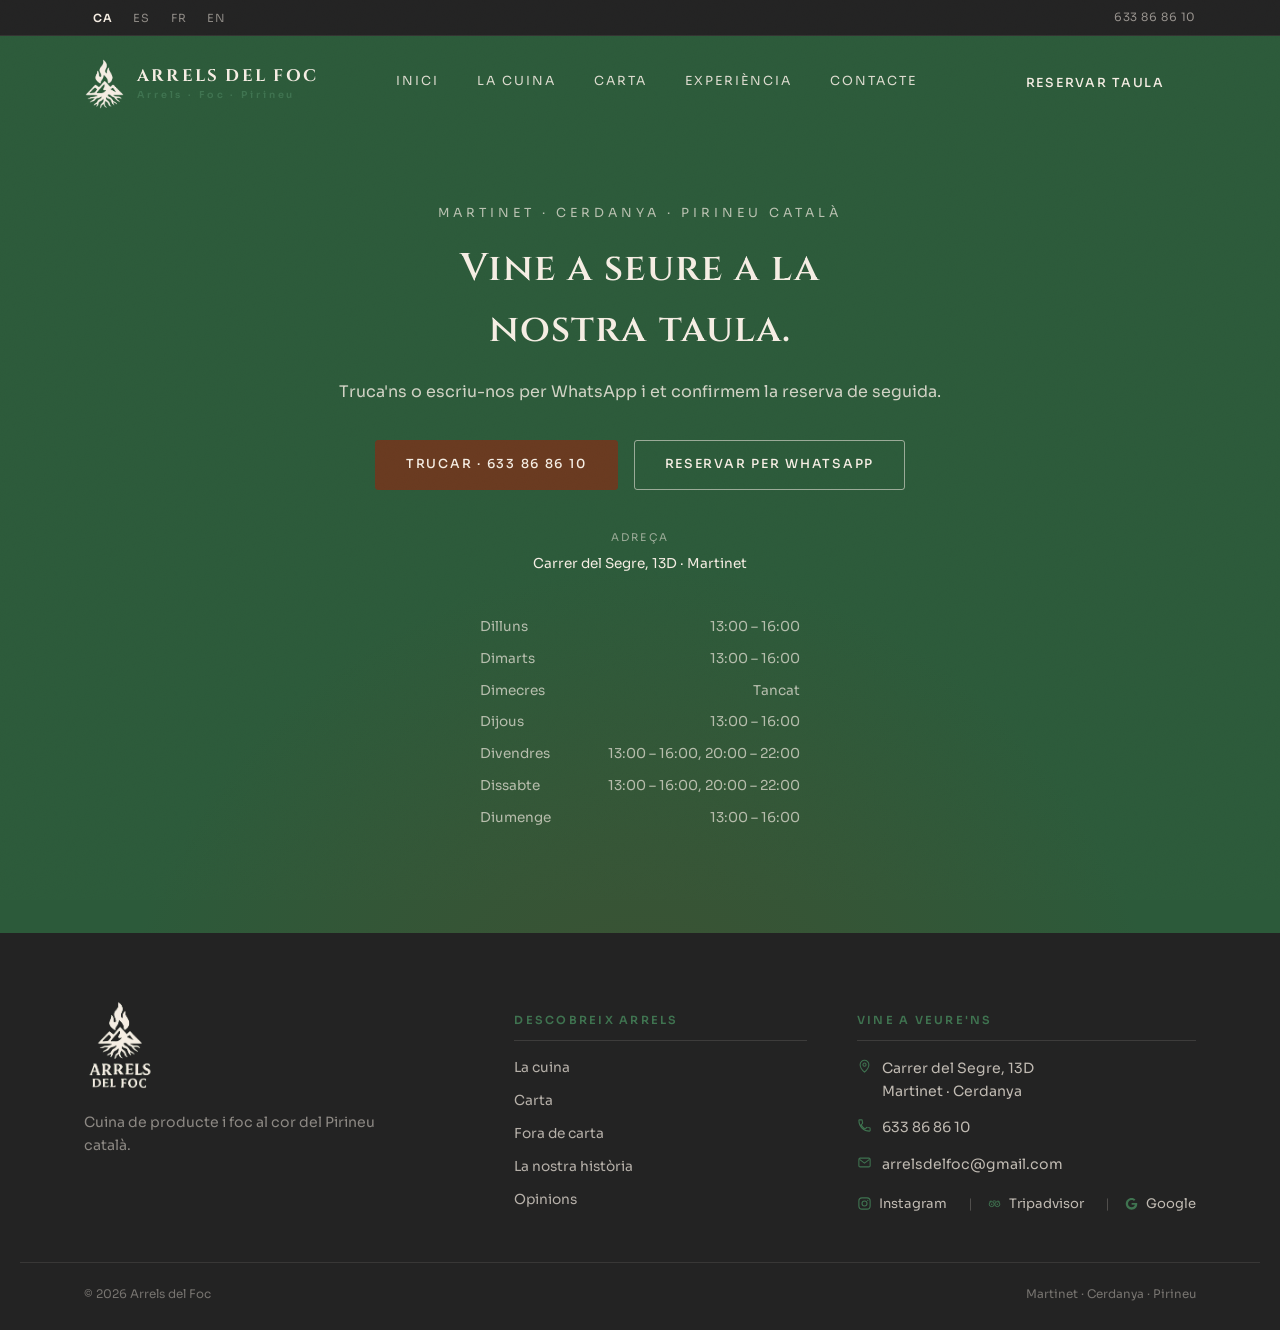
<file: reserves.html>
<!DOCTYPE html>
<html lang="ca">
<head>
<meta charset="UTF-8">
<meta name="viewport" content="width=device-width, initial-scale=1.0">
<title>Reservar Taula | Restaurant Argentí a Martinet, prop d'Andorra</title>
<meta name="description" content="Reserva taula a Arrels del Foc, restaurant de cuina argentina a Martinet (Cerdanya), a pocs minuts d'Andorra, Puigcerdà i la Seu d'Urgell.">
<link rel="canonical" href="https://arrelsdelfoc.com/reserves.html">

<link rel="icon" href="/favicon.ico" sizes="any">
<link rel="icon" type="image/png" sizes="48x48" href="/favicon-48x48.png">
<link rel="icon" type="image/png" sizes="96x96" href="/favicon-96x96.png">
<link rel="apple-touch-icon" sizes="180x180" href="/apple-touch-icon.png">
<link rel="manifest" href="/site.webmanifest">
<meta name="theme-color" content="#2F2F2F">

<meta property="og:type" content="website">
<meta property="og:site_name" content="Arrels del Foc">
<meta property="og:title" content="Reservar Taula | Restaurant Argentí a Martinet, prop d'Andorra">
<meta property="og:description" content="Reserva taula a Arrels del Foc, restaurant de cuina argentina a Martinet (Cerdanya), a pocs minuts d'Andorra, Puigcerdà i la Seu d'Urgell.">
<meta property="og:url" content="https://arrelsdelfoc.com/reserves.html">
<meta property="og:image" content="https://arrelsdelfoc.com/assets/img/exterior-facana.jpg">
<meta name="twitter:card" content="summary_large_image">

<link rel="preconnect" href="https://fonts.googleapis.com">
<link rel="preconnect" href="https://fonts.gstatic.com" crossorigin>
<link href="https://fonts.googleapis.com/css2?family=Cinzel:wght@400;500;600;700&family=Sora:wght@300;400;500;600;700&display=swap" rel="stylesheet">
<link rel="stylesheet" href="styles.css">
</head>
<body>

<div class="grain"></div>

<!-- ============ BARRA SUPERIOR (idiomes) ============ -->
<div class="lang-bar">
  <div class="container lang-bar-inner">
    <div class="lang-switch" id="lang-switch" role="group" aria-label="Idioma">
      <button data-lang="ca" class="is-active">CA</button>
      <button data-lang="es">ES</button>
      <button data-lang="fr">FR</button>
      <button data-lang="en">EN</button>
    </div>
    <a href="tel:+34633868610" class="lang-bar-phone">633 86 86 10</a>
  </div>
</div>

<!-- ============ HEADER ============ -->
<header class="site-header">
  <div class="container">
    <a href="index.html#inici" class="brand">
      <img src="assets/logo/icon.png" alt="Arrels del Foc" class="logo-img logo-icon">
      <span class="brand-fallback">
        <b>ARRELS DEL FOC</b>
        <span data-i18n="brand.pillars">Arrels · Foc · Pirineu</span>
      </span>
    </a>
    <nav class="main-nav">
      <a href="index.html#inici" data-i18n="nav.inici">Inici</a>
      <a href="equip.html" data-i18n="nav.cuina">La cuina</a>
      <a href="carta.html" data-i18n="nav.carta">Carta</a>
      <a href="index.html#experiencia" data-i18n="nav.experiencia">Experiència</a>
      <a href="index.html#contacte" data-i18n="nav.contacte">Contacte</a>
    </nav>
    <div class="header-actions">
      <a href="reserves.html" class="btn btn-primary" data-i18n="nav.reservar">Reservar taula</a>
      <button class="burger" aria-label="Obrir menú">
        <span></span><span></span><span></span>
      </button>
    </div>
  </div>
</header>

<div class="mobile-nav">
  <a href="index.html#inici" data-i18n="nav.inici">Inici</a>
  <a href="equip.html" data-i18n="nav.cuina">La cuina</a>
  <a href="carta.html" data-i18n="nav.carta">Carta</a>
  <a href="index.html#experiencia" data-i18n="nav.experiencia">Experiència</a>
  <a href="index.html#contacte" data-i18n="nav.contacte">Contacte</a>
  <a href="reserves.html" class="btn btn-primary" data-i18n="nav.reservar">Reservar taula</a>
</div>

<!-- ============ RESERVES ============ -->
<section class="reserves reserves--page" id="reserves">
  <div class="container">
    <span class="eyebrow reveal" data-i18n="reserves.eyebrow">Martinet · Cerdanya · Pirineu català</span>
    <h1 class="reveal" data-i18n="reserves.title">Vine a seure a la nostra taula.</h1>
    <p class="lede reveal" data-i18n="reserves.lede">Truca'ns o escriu-nos per WhatsApp i et confirmem la reserva de seguida.</p>
    <div class="reserves-ctas reveal">
      <a href="tel:+34633868610" class="btn btn-primary" data-i18n="reserves.call">Trucar · 633 86 86 10</a>
      <a href="https://wa.me/34633868610?text=Hola!%20Voldria%20reservar%20taula%20a%20Arrels%20del%20Foc" target="_blank" rel="noopener" class="btn btn-outline" data-i18n="reserves.whatsapp">Reservar per WhatsApp</a>
    </div>
    <div class="reserves-adreca reveal">
      <span data-i18n="reserves.adrecaLabel">Adreça</span><span>Carrer del Segre, 13D · Martinet</span>
    </div>
    <div class="horari-table reserves-horari reveal"></div>
  </div>
</section>

<!-- ============ FOOTER ============ -->
<footer class="site-footer">
  <div class="container footer-grid">
    <div class="footer-col footer-col--brand">
      <a href="index.html#inici" class="brand footer-logo">
        <img src="assets/logo/logo-full.png" alt="Arrels del Foc" class="logo-img">
      </a>
      <p class="footer-tagline" data-i18n="footer.tagline">Cuina de producte i foc al cor del Pirineu català.</p>
    </div>

    <div class="footer-col footer-col--nav">
      <h4 data-i18n="footer.discover">Descobreix Arrels</h4>
      <a href="equip.html" data-i18n="nav.cuina">La cuina</a>
      <a href="carta.html" data-i18n="nav.carta">La carta</a>
      <a href="carta.html" data-i18n="footer.offMenu">Fora de carta</a>
      <a href="equip.html" data-i18n="footer.history">La nostra història</a>
      <a href="index.html#opinions" data-i18n="opinions.eyebrow">Opinions</a>
    </div>

    <div class="footer-col footer-col--contact">
      <h4 data-i18n="footer.contactTitle">Vine a veure'ns</h4>
      <div class="footer-contact-item">
        <svg class="footer-icon" viewBox="0 0 24 24" width="15" height="15" fill="none" stroke="currentColor" stroke-width="1.7"><path d="M12 21s7-6.5 7-12a7 7 0 1 0-14 0c0 5.5 7 12 7 12Z"/><circle cx="12" cy="9" r="2.5"/></svg>
        <span>Carrer del Segre, 13D<br>Martinet · Cerdanya</span>
      </div>
      <a href="tel:+34633868610" class="footer-contact-item">
        <svg class="footer-icon" viewBox="0 0 24 24" width="15" height="15" fill="none" stroke="currentColor" stroke-width="1.7"><path d="M6.6 10.8c1.4 2.8 3.8 5.2 6.6 6.6l2.2-2.2c.3-.3.7-.4 1-.2 1.1.4 2.3.6 3.6.6.6 0 1 .4 1 1V20c0 .6-.4 1-1 1C10.6 21 3 13.4 3 4c0-.6.4-1 1-1h3.4c.6 0 1 .4 1 1 0 1.3.2 2.5.6 3.6.1.3 0 .7-.2 1L6.6 10.8Z"/></svg>
        <span>633 86 86 10</span>
      </a>
      <a href="mailto:arrelsdelfoc@gmail.com" class="footer-contact-item">
        <svg class="footer-icon" viewBox="0 0 24 24" width="15" height="15" fill="none" stroke="currentColor" stroke-width="1.7"><rect x="3" y="5" width="18" height="14" rx="2"/><path d="m4 7 8 6 8-6"/></svg>
        <span>arrelsdelfoc@gmail.com</span>
      </a>
      <div class="footer-social-row">
        <a href="https://www.instagram.com/arrelsdelfoc" target="_blank" rel="noopener" aria-label="Instagram">
          <svg viewBox="0 0 24 24" width="15" height="15" fill="none" stroke="currentColor" stroke-width="1.8"><rect x="3" y="3" width="18" height="18" rx="5"/><circle cx="12" cy="12" r="4"/><circle cx="17.2" cy="6.8" r="1" fill="currentColor" stroke="none"/></svg>
          <span class="social-label">Instagram</span>
        </a>
        <a href="https://www.tripadvisor.com/Restaurant_Review-g2562181-d34087077-Reviews-Arrels_del_foc-Martinet_Province_of_Lleida_Catalonia.html" target="_blank" rel="noopener" aria-label="Tripadvisor">
          <svg viewBox="0 0 24 24" width="15" height="15" fill="none" stroke="currentColor" stroke-width="1.6"><circle cx="7.5" cy="13" r="4"/><circle cx="16.5" cy="13" r="4"/><circle cx="7.5" cy="13" r="1.2" fill="currentColor" stroke="none"/><circle cx="16.5" cy="13" r="1.2" fill="currentColor" stroke="none"/><path d="M9.5 8.5c1-1 3.5-1 4.5 0M4 9l3-1.2M20 9l-3-1.2"/></svg>
          <span class="social-label">Tripadvisor</span>
        </a>
        <a href="https://www.google.com/maps/place/Arrels+del+Foc/@42.3596381,1.6946771,17z/data=!4m6!3m5!1s0x12a59bad6a8d55bb:0x4e73a71548880e29!8m2!3d42.3596381!4d1.6946771!16s%2Fg%2F11yl_wq6m_" target="_blank" rel="noopener" aria-label="Google">
          <svg viewBox="0 0 24 24" width="15" height="15" fill="currentColor"><path d="M21.35 11.1h-9.17v2.98h5.24c-.23 1.36-1.6 4-5.24 4-3.15 0-5.72-2.6-5.72-5.8s2.57-5.8 5.72-5.8c1.79 0 3 .76 3.68 1.42l2.5-2.4C16.9 3.98 14.75 3 12.18 3 6.99 3 2.8 7.2 2.8 12.4s4.19 9.4 9.38 9.4c5.42 0 9-3.8 9-9.16 0-.62-.07-1.1-.16-1.54z"/></svg>
          <span class="social-label">Google</span>
        </a>
      </div>
    </div>
  </div>
  <div class="container footer-bottom">
    <span>&copy; <span id="year"></span> Arrels del Foc</span>
    <span>Martinet · Cerdanya · Pirineu</span>
  </div>
</footer>

<script src="script.js"></script>
</body>
</html>
</file>
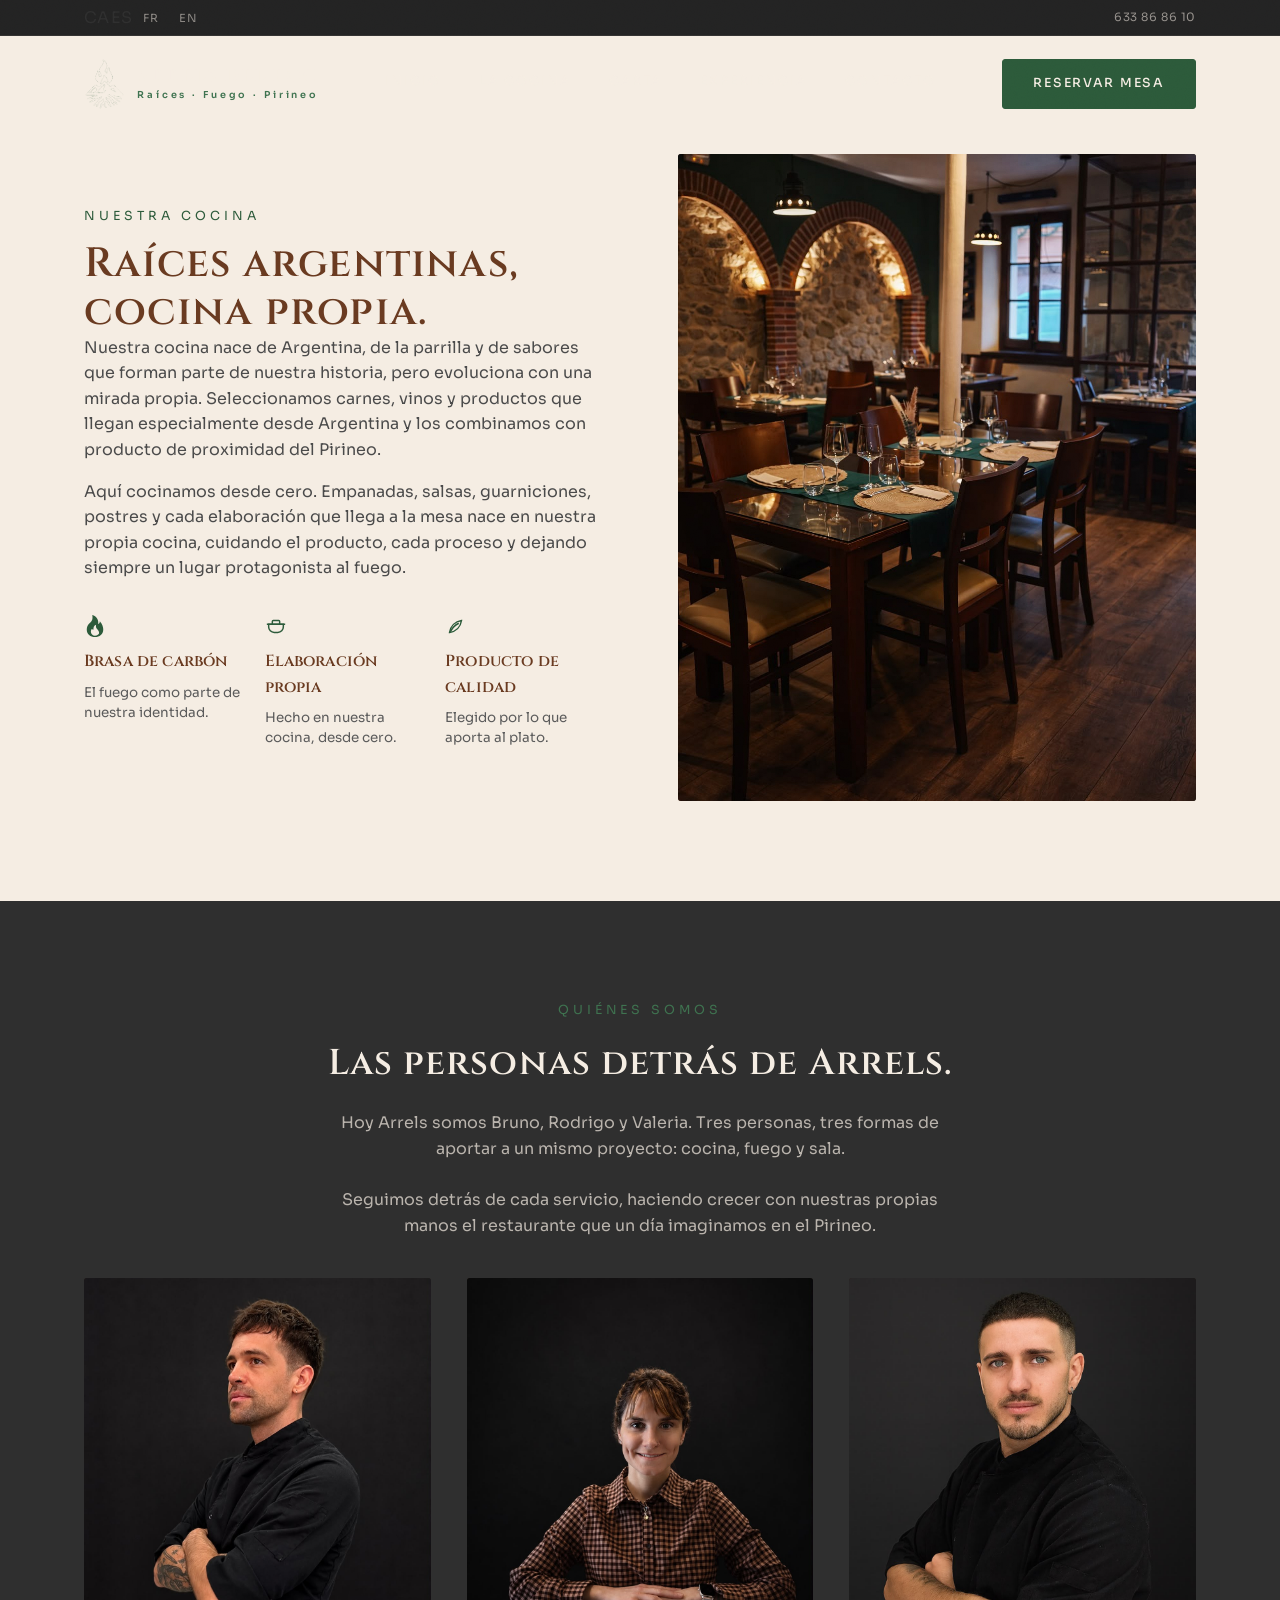
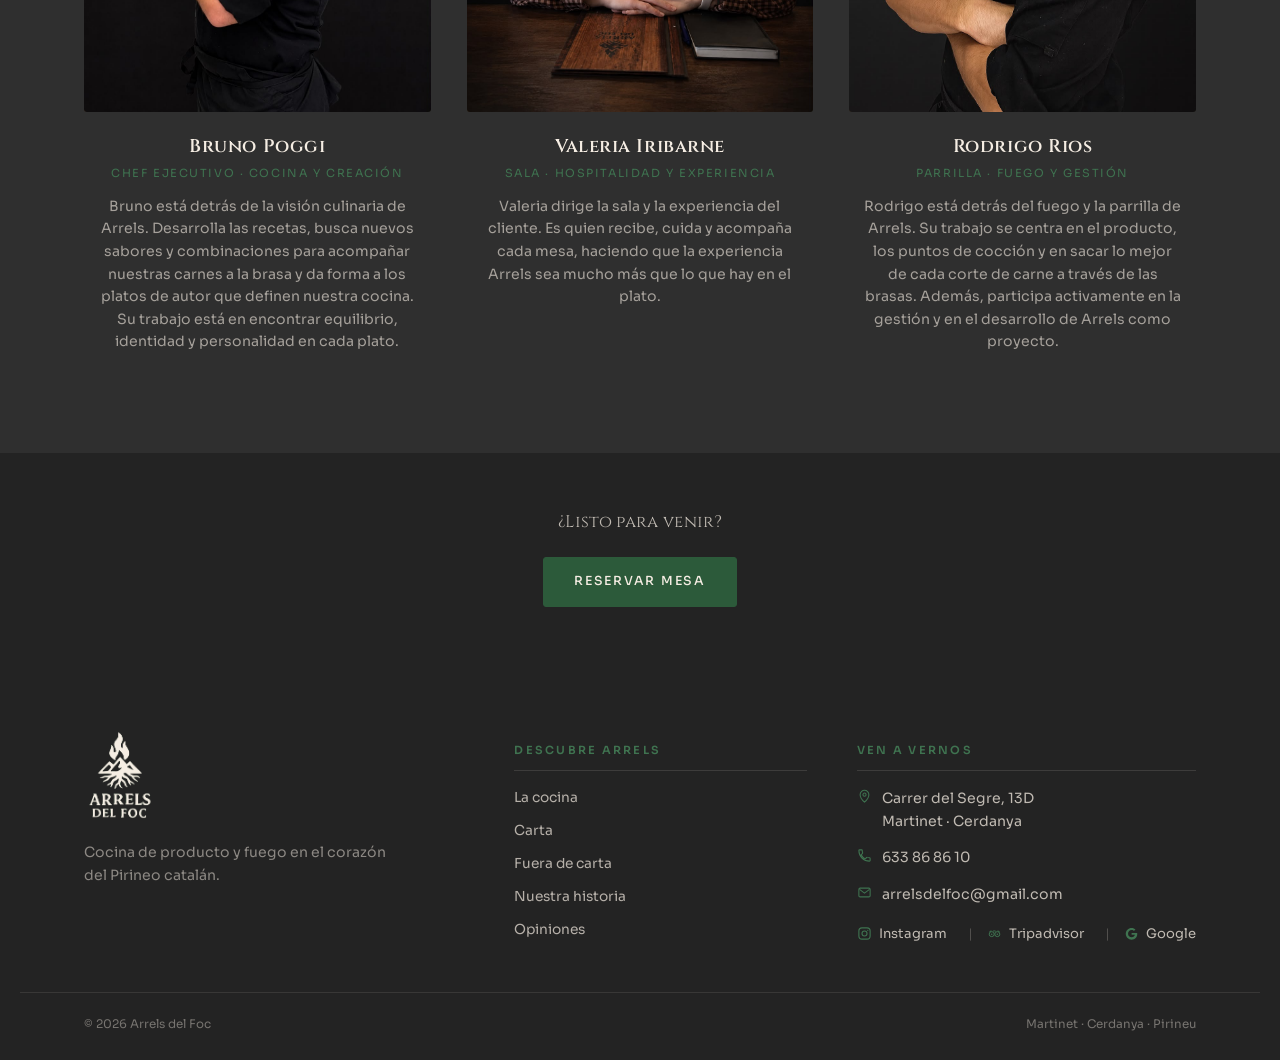
<file: es/equip.html>
<!DOCTYPE html>
<html lang="es">
<head>
<meta charset="UTF-8">
<meta name="viewport" content="width=device-width, initial-scale=1.0">
<title>Equipo y Cocina Argentina | Arrels del Foc, Martinet (Cerdanya)</title>
<meta name="description" content="Conoce el equipo y la cocina de Arrels del Foc: raíces argentinas, producto del Pirineo y el fuego como protagonista, en Martinet, Cerdanya, cerca de Andorra.">
<link rel="canonical" href="https://arrelsdelfoc.com/es/equip.html">
<link rel="alternate" hreflang="ca" href="https://arrelsdelfoc.com/equip.html">
<link rel="alternate" hreflang="es" href="https://arrelsdelfoc.com/es/equip.html">
<link rel="alternate" hreflang="x-default" href="https://arrelsdelfoc.com/equip.html">

<link rel="icon" href="/favicon.ico" sizes="any">
<link rel="icon" type="image/png" sizes="48x48" href="/favicon-48x48.png">
<link rel="icon" type="image/png" sizes="96x96" href="/favicon-96x96.png">
<link rel="apple-touch-icon" sizes="180x180" href="/apple-touch-icon.png">
<link rel="manifest" href="/site.webmanifest">
<meta name="theme-color" content="#2F2F2F">

<meta property="og:type" content="website">
<meta property="og:site_name" content="Arrels del Foc">
<meta property="og:title" content="Equipo y Cocina Argentina | Arrels del Foc, Martinet (Cerdanya)">
<meta property="og:description" content="Conoce el equipo y la cocina de Arrels del Foc: raíces argentinas, producto del Pirineo y el fuego como protagonista, en Martinet, Cerdanya, cerca de Andorra.">
<meta property="og:url" content="https://arrelsdelfoc.com/es/equip.html">
<meta property="og:image" content="https://arrelsdelfoc.com/assets/img/exterior-facana.jpg">
<meta name="twitter:card" content="summary_large_image">

<link rel="preconnect" href="https://fonts.googleapis.com">
<link rel="preconnect" href="https://fonts.gstatic.com" crossorigin>
<link href="https://fonts.googleapis.com/css2?family=Cinzel:wght@400;500;600;700&family=Sora:wght@300;400;500;600;700&display=swap" rel="stylesheet">
<link rel="stylesheet" href="/styles.css">
</head>
<body>

<div class="grain"></div>

<!-- ============ BARRA SUPERIOR (idiomes) ============ -->
<div class="lang-bar">
  <div class="container lang-bar-inner">
    <div class="lang-switch" id="lang-switch" role="group" aria-label="Idioma">
      <a href="/equip.html" data-lang="ca">CA</a>
      <a href="/es/equip.html" class="is-active" data-lang="es" aria-current="page">ES</a>
      <button data-lang="fr">FR</button>
      <button data-lang="en">EN</button>
    </div>
    <a href="tel:+34633868610" class="lang-bar-phone">633 86 86 10</a>
  </div>
</div>

<!-- ============ HEADER ============ -->
<header class="site-header">
  <div class="container">
    <a href="index.html#inici" class="brand">
      <img src="/assets/logo/icon.png" alt="Arrels del Foc" class="logo-img logo-icon">
      <span class="brand-fallback">
        <b>ARRELS DEL FOC</b>
        <span data-i18n="brand.pillars">Raíces · Fuego · Pirineo</span>
      </span>
    </a>
    <nav class="main-nav">
      <a href="index.html#inici" data-i18n="nav.inici">Inicio</a>
      <a href="equip.html" data-i18n="nav.cuina">La cocina</a>
      <a href="carta.html" data-i18n="nav.carta">Carta</a>
      <a href="index.html#experiencia" data-i18n="nav.experiencia">Experiencia</a>
      <a href="index.html#contacte" data-i18n="nav.contacte">Contacto</a>
    </nav>
    <div class="header-actions">
      <a href="reserves.html" class="btn btn-primary" data-i18n="nav.reservar">Reservar mesa</a>
      <button class="burger" aria-label="Obrir menú">
        <span></span><span></span><span></span>
      </button>
    </div>
  </div>
</header>

<div class="mobile-nav">
  <a href="index.html#inici" data-i18n="nav.inici">Inicio</a>
  <a href="equip.html" data-i18n="nav.cuina">La cocina</a>
  <a href="carta.html" data-i18n="nav.carta">Carta</a>
  <a href="index.html#experiencia" data-i18n="nav.experiencia">Experiencia</a>
  <a href="index.html#contacte" data-i18n="nav.contacte">Contacto</a>
  <a href="reserves.html" class="btn btn-primary" data-i18n="nav.reservar">Reservar mesa</a>
</div>

<!-- ============ NUESTRA COCINA ============ -->
<section class="cuina carta--page" id="cuina">
  <div class="container">
    <div class="cuina-text reveal">
      <span class="eyebrow" data-i18n="cuina.eyebrow">Nuestra cocina</span>
      <h1 data-i18n="cuina.title">Raíces argentinas,<br>cocina propia.</h1>
      <p class="lede" data-i18n="cuina.p1">Nuestra cocina nace de Argentina, de la parrilla y de sabores que forman parte de nuestra historia, pero evoluciona con una mirada propia. Seleccionamos carnes, vinos y productos que llegan especialmente desde Argentina y los combinamos con producto de proximidad del Pirineo.</p>
      <p class="lede" data-i18n="cuina.p2">Aquí cocinamos desde cero. Empanadas, salsas, guarniciones, postres y cada elaboración que llega a la mesa nace en nuestra propia cocina, cuidando el producto, cada proceso y dejando siempre un lugar protagonista al fuego.</p>
      <div class="cuina-stats">
        <div>
          <svg class="stat-icon" viewBox="0 0 16 16" width="22" height="22" fill="currentColor"><path d="M8 16c3.314 0 6-2 6-5.5 0-1.5-.5-4-2.5-6 .25 1.5-1.25 2-1.25 2C11 4 9 .5 6 0c.357 2 .5 4-2 6-1.25 1-2 2.729-2 4.5C2 14 4.686 16 8 16Zm0-1c-1.657 0-3-1.194-3-2.899 0-.708.216-1.373.6-1.928.404.29.929.44 1.4.427-.371-1.293.2-3.06 1.788-3.6-.164.994-.202 2.113.594 2.994.804.89 1.618 1.848 1.618 3.106C10.999 14.006 9.5 15 8 15Z"/></svg>
          <b data-i18n="cuina.stat1.title">Brasa de carbón</b><span data-i18n="cuina.stat1.desc">El fuego como parte de nuestra identidad.</span>
        </div>
        <div>
          <svg class="stat-icon" viewBox="0 0 24 24" width="22" height="22" fill="none" stroke="currentColor" stroke-width="1.6"><path d="M4 10h16v3a6 6 0 0 1-6 6h-4a6 6 0 0 1-6-6v-3Z"/><path d="M2 10h20M8 10V7a1 1 0 0 1 1-1h6a1 1 0 0 1 1 1v3"/></svg>
          <b data-i18n="cuina.stat2.title">Elaboración propia</b><span data-i18n="cuina.stat2.desc">Hecho en nuestra cocina, desde cero.</span>
        </div>
        <div>
          <svg class="stat-icon" viewBox="0 0 24 24" width="22" height="22" fill="none" stroke="currentColor" stroke-width="1.6"><path d="M5 19c7-1 12-6 13-13-7 1-12 6-13 13Z"/><path d="M6 18c2-4 5-7 9-9"/></svg>
          <b data-i18n="cuina.stat3.title">Producto de calidad</b><span data-i18n="cuina.stat3.desc">Elegido por lo que aporta al plato.</span>
        </div>
      </div>
    </div>
    <div class="cuina-media photo photo--has-img reveal"><img src="/assets/img/exp-5.jpg" alt="Interior de la cuina d'Arrels del Foc, restaurant de cuina argentina a Martinet" loading="lazy"></div>
  </div>
</section>

<!-- ============ EQUIP ============ -->
<section class="equip" id="equip">
  <div class="container">
    <div class="section-head center reveal">
      <span class="eyebrow" data-i18n="team.eyebrow">Quiénes somos</span>
      <h2 data-i18n="team.title">Las personas detrás de Arrels.</h2>
      <p class="lede" data-i18n="team.intro">Hoy Arrels somos Bruno, Rodrigo y Valeria. Tres personas, tres formas de aportar a un mismo proyecto: cocina, fuego y sala.<br><br>Seguimos detrás de cada servicio, haciendo crecer con nuestras propias manos el restaurante que un día imaginamos en el Pirineo.</p>
    </div>
    <div class="team-grid">
      <div class="team-card reveal">
        <div class="team-photo photo photo--has-img"><img src="/assets/img/team-bruno.jpg" alt="Bruno Poggi, xef executiu d'Arrels del Foc" loading="lazy"></div>
        <h3>Bruno Poggi</h3>
        <span class="team-role" data-i18n="team.bruno.role">Chef executiu · Cuina i creació</span>
        <p data-i18n="team.bruno.bio">Bruno está detrás de la visión culinaria de Arrels. Desarrolla las recetas, busca nuevos sabores y combinaciones para acompañar nuestras carnes a la brasa y da forma a los platos de autor que definen nuestra cocina. Su trabajo está en encontrar equilibrio, identidad y personalidad en cada plato.</p>
      </div>
      <div class="team-card reveal">
        <div class="team-photo photo photo--has-img"><img src="/assets/img/team-valeria.jpg" alt="Valeria Iribarne, responsable de sala a Arrels del Foc" loading="lazy"></div>
        <h3>Valeria Iribarne</h3>
        <span class="team-role" data-i18n="team.valeria.role">Sala · Hospitalidad y Experiencia</span>
        <p data-i18n="team.valeria.bio">Valeria està al capdavant de la sala i de l'experiència del client. És qui rep, acompanya i cuida cada taula, fent que l'experiència Arrels vagi molt més enllà del que passa al plat.</p>
      </div>
      <div class="team-card reveal">
        <div class="team-photo photo photo--has-img"><img src="/assets/img/team-rodrigo.jpg" alt="Rodrigo Rios, responsable de graella a Arrels del Foc" loading="lazy"></div>
        <h3>Rodrigo Rios</h3>
        <span class="team-role" data-i18n="team.rodrigo.role">Parrilla · Fuego y Gestión</span>
        <p data-i18n="team.rodrigo.bio">Rodrigo está detrás del fuego y la parrilla de Arrels. Su trabajo se centra en el producto, los puntos de cocción y en sacar lo mejor de cada corte de carne a través de las brasas. Además, participa activamente en la gestión y en el desarrollo de Arrels como proyecto.</p>
      </div>
    </div>
  </div>
</section>

<!-- ============ PRE-FOOTER CTA ============ -->
<section class="pre-footer-cta">
  <div class="container">
    <p data-i18n="preFooter.text">¿Listo para venir?</p>
    <a href="reserves.html" class="btn btn-primary" data-i18n="nav.reservar">Reservar mesa</a>
  </div>
</section>

<!-- ============ FOOTER ============ -->
<footer class="site-footer">
  <div class="container footer-grid">
    <div class="footer-col footer-col--brand">
      <a href="index.html#inici" class="brand footer-logo">
        <img src="/assets/logo/logo-full.png" alt="Arrels del Foc" class="logo-img">
      </a>
      <p class="footer-tagline" data-i18n="footer.tagline">Cocina de producto y fuego en el corazón del Pirineo catalán.</p>
    </div>

    <div class="footer-col footer-col--nav">
      <h4 data-i18n="footer.discover">Descubre Arrels</h4>
      <a href="equip.html" data-i18n="nav.cuina">La cocina</a>
      <a href="carta.html" data-i18n="nav.carta">La carta</a>
      <a href="carta.html" data-i18n="footer.offMenu">Fuera de carta</a>
      <a href="equip.html" data-i18n="footer.history">Nuestra historia</a>
      <a href="index.html#opinions" data-i18n="opinions.eyebrow">Opiniones</a>
    </div>

    <div class="footer-col footer-col--contact">
      <h4 data-i18n="footer.contactTitle">Ven a vernos</h4>
      <div class="footer-contact-item">
        <svg class="footer-icon" viewBox="0 0 24 24" width="15" height="15" fill="none" stroke="currentColor" stroke-width="1.7"><path d="M12 21s7-6.5 7-12a7 7 0 1 0-14 0c0 5.5 7 12 7 12Z"/><circle cx="12" cy="9" r="2.5"/></svg>
        <span>Carrer del Segre, 13D<br>Martinet · Cerdanya</span>
      </div>
      <a href="tel:+34633868610" class="footer-contact-item">
        <svg class="footer-icon" viewBox="0 0 24 24" width="15" height="15" fill="none" stroke="currentColor" stroke-width="1.7"><path d="M6.6 10.8c1.4 2.8 3.8 5.2 6.6 6.6l2.2-2.2c.3-.3.7-.4 1-.2 1.1.4 2.3.6 3.6.6.6 0 1 .4 1 1V20c0 .6-.4 1-1 1C10.6 21 3 13.4 3 4c0-.6.4-1 1-1h3.4c.6 0 1 .4 1 1 0 1.3.2 2.5.6 3.6.1.3 0 .7-.2 1L6.6 10.8Z"/></svg>
        <span>633 86 86 10</span>
      </a>
      <a href="mailto:arrelsdelfoc@gmail.com" class="footer-contact-item">
        <svg class="footer-icon" viewBox="0 0 24 24" width="15" height="15" fill="none" stroke="currentColor" stroke-width="1.7"><rect x="3" y="5" width="18" height="14" rx="2"/><path d="m4 7 8 6 8-6"/></svg>
        <span>arrelsdelfoc@gmail.com</span>
      </a>
      <div class="footer-social-row">
        <a href="https://www.instagram.com/arrelsdelfoc" target="_blank" rel="noopener" aria-label="Instagram">
          <svg viewBox="0 0 24 24" width="15" height="15" fill="none" stroke="currentColor" stroke-width="1.8"><rect x="3" y="3" width="18" height="18" rx="5"/><circle cx="12" cy="12" r="4"/><circle cx="17.2" cy="6.8" r="1" fill="currentColor" stroke="none"/></svg>
          <span class="social-label">Instagram</span>
        </a>
        <a href="https://www.tripadvisor.com/Restaurant_Review-g2562181-d34087077-Reviews-Arrels_del_foc-Martinet_Province_of_Lleida_Catalonia.html" target="_blank" rel="noopener" aria-label="Tripadvisor">
          <svg viewBox="0 0 24 24" width="15" height="15" fill="none" stroke="currentColor" stroke-width="1.6"><circle cx="7.5" cy="13" r="4"/><circle cx="16.5" cy="13" r="4"/><circle cx="7.5" cy="13" r="1.2" fill="currentColor" stroke="none"/><circle cx="16.5" cy="13" r="1.2" fill="currentColor" stroke="none"/><path d="M9.5 8.5c1-1 3.5-1 4.5 0M4 9l3-1.2M20 9l-3-1.2"/></svg>
          <span class="social-label">Tripadvisor</span>
        </a>
        <a href="https://www.google.com/maps/place/Arrels+del+Foc/@42.3596381,1.6946771,17z/data=!4m6!3m5!1s0x12a59bad6a8d55bb:0x4e73a71548880e29!8m2!3d42.3596381!4d1.6946771!16s%2Fg%2F11yl_wq6m_" target="_blank" rel="noopener" aria-label="Google">
          <svg viewBox="0 0 24 24" width="15" height="15" fill="currentColor"><path d="M21.35 11.1h-9.17v2.98h5.24c-.23 1.36-1.6 4-5.24 4-3.15 0-5.72-2.6-5.72-5.8s2.57-5.8 5.72-5.8c1.79 0 3 .76 3.68 1.42l2.5-2.4C16.9 3.98 14.75 3 12.18 3 6.99 3 2.8 7.2 2.8 12.4s4.19 9.4 9.38 9.4c5.42 0 9-3.8 9-9.16 0-.62-.07-1.1-.16-1.54z"/></svg>
          <span class="social-label">Google</span>
        </a>
      </div>
    </div>
  </div>
  <div class="container footer-bottom">
    <span>&copy; <span id="year"></span> Arrels del Foc</span>
    <span>Martinet · Cerdanya · Pirineu</span>
  </div>
</footer>

<a href="reserves.html" class="mobile-reserve" data-i18n="nav.reservar">Reservar mesa</a>

<script src="/script.js"></script>
</body>
</html>
</file>
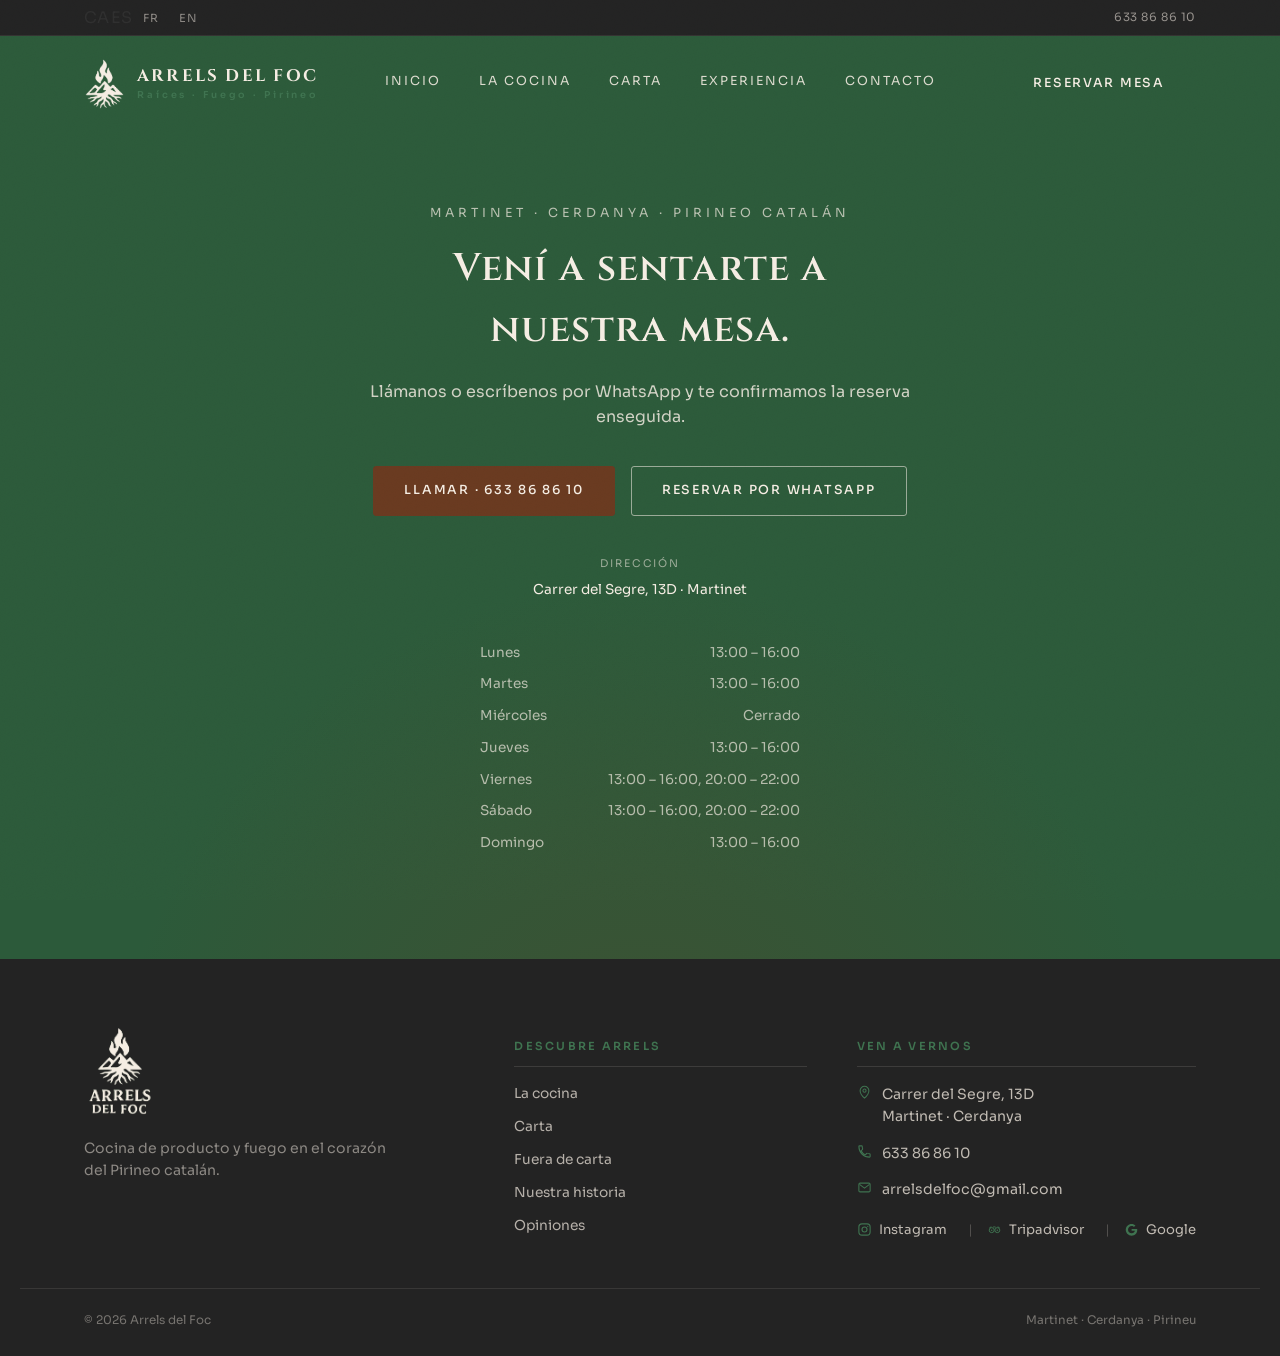
<file: es/reserves.html>
<!DOCTYPE html>
<html lang="es">
<head>
<meta charset="UTF-8">
<meta name="viewport" content="width=device-width, initial-scale=1.0">
<title>Reservar Mesa | Restaurante Argentino en Martinet, cerca de Andorra</title>
<meta name="description" content="Reserva mesa en Arrels del Foc, restaurante de cocina argentina en Martinet (Cerdanya), a pocos minutos de Andorra, Puigcerdà y la Seu d'Urgell.">
<link rel="canonical" href="https://arrelsdelfoc.com/es/reserves.html">
<link rel="alternate" hreflang="ca" href="https://arrelsdelfoc.com/reserves.html">
<link rel="alternate" hreflang="es" href="https://arrelsdelfoc.com/es/reserves.html">
<link rel="alternate" hreflang="x-default" href="https://arrelsdelfoc.com/reserves.html">

<link rel="icon" href="/favicon.ico" sizes="any">
<link rel="icon" type="image/png" sizes="48x48" href="/favicon-48x48.png">
<link rel="icon" type="image/png" sizes="96x96" href="/favicon-96x96.png">
<link rel="apple-touch-icon" sizes="180x180" href="/apple-touch-icon.png">
<link rel="manifest" href="/site.webmanifest">
<meta name="theme-color" content="#2F2F2F">

<meta property="og:type" content="website">
<meta property="og:site_name" content="Arrels del Foc">
<meta property="og:title" content="Reservar Mesa | Restaurante Argentino en Martinet, cerca de Andorra">
<meta property="og:description" content="Reserva mesa en Arrels del Foc, restaurante de cocina argentina en Martinet (Cerdanya), a pocos minutos de Andorra, Puigcerdà y la Seu d'Urgell.">
<meta property="og:url" content="https://arrelsdelfoc.com/es/reserves.html">
<meta property="og:image" content="https://arrelsdelfoc.com/assets/img/exterior-facana.jpg">
<meta name="twitter:card" content="summary_large_image">

<link rel="preconnect" href="https://fonts.googleapis.com">
<link rel="preconnect" href="https://fonts.gstatic.com" crossorigin>
<link href="https://fonts.googleapis.com/css2?family=Cinzel:wght@400;500;600;700&family=Sora:wght@300;400;500;600;700&display=swap" rel="stylesheet">
<link rel="stylesheet" href="/styles.css">
</head>
<body>

<div class="grain"></div>

<!-- ============ BARRA SUPERIOR (idiomes) ============ -->
<div class="lang-bar">
  <div class="container lang-bar-inner">
    <div class="lang-switch" id="lang-switch" role="group" aria-label="Idioma">
      <a href="/reserves.html" data-lang="ca">CA</a>
      <a href="/es/reserves.html" class="is-active" data-lang="es" aria-current="page">ES</a>
      <button data-lang="fr">FR</button>
      <button data-lang="en">EN</button>
    </div>
    <a href="tel:+34633868610" class="lang-bar-phone">633 86 86 10</a>
  </div>
</div>

<!-- ============ HEADER ============ -->
<header class="site-header">
  <div class="container">
    <a href="index.html#inici" class="brand">
      <img src="/assets/logo/icon.png" alt="Arrels del Foc" class="logo-img logo-icon">
      <span class="brand-fallback">
        <b>ARRELS DEL FOC</b>
        <span data-i18n="brand.pillars">Raíces · Fuego · Pirineo</span>
      </span>
    </a>
    <nav class="main-nav">
      <a href="index.html#inici" data-i18n="nav.inici">Inicio</a>
      <a href="equip.html" data-i18n="nav.cuina">La cocina</a>
      <a href="carta.html" data-i18n="nav.carta">Carta</a>
      <a href="index.html#experiencia" data-i18n="nav.experiencia">Experiencia</a>
      <a href="index.html#contacte" data-i18n="nav.contacte">Contacto</a>
    </nav>
    <div class="header-actions">
      <a href="reserves.html" class="btn btn-primary" data-i18n="nav.reservar">Reservar mesa</a>
      <button class="burger" aria-label="Obrir menú">
        <span></span><span></span><span></span>
      </button>
    </div>
  </div>
</header>

<div class="mobile-nav">
  <a href="index.html#inici" data-i18n="nav.inici">Inicio</a>
  <a href="equip.html" data-i18n="nav.cuina">La cocina</a>
  <a href="carta.html" data-i18n="nav.carta">Carta</a>
  <a href="index.html#experiencia" data-i18n="nav.experiencia">Experiencia</a>
  <a href="index.html#contacte" data-i18n="nav.contacte">Contacto</a>
  <a href="reserves.html" class="btn btn-primary" data-i18n="nav.reservar">Reservar mesa</a>
</div>

<!-- ============ RESERVES ============ -->
<section class="reserves reserves--page" id="reserves">
  <div class="container">
    <span class="eyebrow reveal" data-i18n="reserves.eyebrow">Martinet · Cerdanya · Pirineo catalán</span>
    <h1 class="reveal" data-i18n="reserves.title">Vení a sentarte a nuestra mesa.</h1>
    <p class="lede reveal" data-i18n="reserves.lede">Llámanos o escríbenos por WhatsApp y te confirmamos la reserva enseguida.</p>
    <div class="reserves-ctas reveal">
      <a href="tel:+34633868610" class="btn btn-primary" data-i18n="reserves.call">Llamar · 633 86 86 10</a>
      <a href="https://wa.me/34633868610?text=Hola!%20Voldria%20reservar%20taula%20a%20Arrels%20del%20Foc" target="_blank" rel="noopener" class="btn btn-outline" data-i18n="reserves.whatsapp">Reservar por WhatsApp</a>
    </div>
    <div class="reserves-adreca reveal">
      <span data-i18n="reserves.adrecaLabel">Dirección</span><span>Carrer del Segre, 13D · Martinet</span>
    </div>
    <div class="horari-table reserves-horari reveal"><div class="horari-row"><span class="horari-day">Lunes</span><span class="horari-hours">13:00 – 16:00</span></div><div class="horari-row"><span class="horari-day">Martes</span><span class="horari-hours">13:00 – 16:00</span></div><div class="horari-row"><span class="horari-day">Miércoles</span><span class="horari-hours">Cerrado</span></div><div class="horari-row"><span class="horari-day">Jueves</span><span class="horari-hours">13:00 – 16:00</span></div><div class="horari-row"><span class="horari-day">Viernes</span><span class="horari-hours">13:00 – 16:00, 20:00 – 22:00</span></div><div class="horari-row"><span class="horari-day">Sábado</span><span class="horari-hours">13:00 – 16:00, 20:00 – 22:00</span></div><div class="horari-row"><span class="horari-day">Domingo</span><span class="horari-hours">13:00 – 16:00</span></div></div>
  </div>
</section>

<!-- ============ FOOTER ============ -->
<footer class="site-footer">
  <div class="container footer-grid">
    <div class="footer-col footer-col--brand">
      <a href="index.html#inici" class="brand footer-logo">
        <img src="/assets/logo/logo-full.png" alt="Arrels del Foc" class="logo-img">
      </a>
      <p class="footer-tagline" data-i18n="footer.tagline">Cocina de producto y fuego en el corazón del Pirineo catalán.</p>
    </div>

    <div class="footer-col footer-col--nav">
      <h4 data-i18n="footer.discover">Descubre Arrels</h4>
      <a href="equip.html" data-i18n="nav.cuina">La cocina</a>
      <a href="carta.html" data-i18n="nav.carta">La carta</a>
      <a href="carta.html" data-i18n="footer.offMenu">Fuera de carta</a>
      <a href="equip.html" data-i18n="footer.history">Nuestra historia</a>
      <a href="index.html#opinions" data-i18n="opinions.eyebrow">Opiniones</a>
    </div>

    <div class="footer-col footer-col--contact">
      <h4 data-i18n="footer.contactTitle">Ven a vernos</h4>
      <div class="footer-contact-item">
        <svg class="footer-icon" viewBox="0 0 24 24" width="15" height="15" fill="none" stroke="currentColor" stroke-width="1.7"><path d="M12 21s7-6.5 7-12a7 7 0 1 0-14 0c0 5.5 7 12 7 12Z"/><circle cx="12" cy="9" r="2.5"/></svg>
        <span>Carrer del Segre, 13D<br>Martinet · Cerdanya</span>
      </div>
      <a href="tel:+34633868610" class="footer-contact-item">
        <svg class="footer-icon" viewBox="0 0 24 24" width="15" height="15" fill="none" stroke="currentColor" stroke-width="1.7"><path d="M6.6 10.8c1.4 2.8 3.8 5.2 6.6 6.6l2.2-2.2c.3-.3.7-.4 1-.2 1.1.4 2.3.6 3.6.6.6 0 1 .4 1 1V20c0 .6-.4 1-1 1C10.6 21 3 13.4 3 4c0-.6.4-1 1-1h3.4c.6 0 1 .4 1 1 0 1.3.2 2.5.6 3.6.1.3 0 .7-.2 1L6.6 10.8Z"/></svg>
        <span>633 86 86 10</span>
      </a>
      <a href="mailto:arrelsdelfoc@gmail.com" class="footer-contact-item">
        <svg class="footer-icon" viewBox="0 0 24 24" width="15" height="15" fill="none" stroke="currentColor" stroke-width="1.7"><rect x="3" y="5" width="18" height="14" rx="2"/><path d="m4 7 8 6 8-6"/></svg>
        <span>arrelsdelfoc@gmail.com</span>
      </a>
      <div class="footer-social-row">
        <a href="https://www.instagram.com/arrelsdelfoc" target="_blank" rel="noopener" aria-label="Instagram">
          <svg viewBox="0 0 24 24" width="15" height="15" fill="none" stroke="currentColor" stroke-width="1.8"><rect x="3" y="3" width="18" height="18" rx="5"/><circle cx="12" cy="12" r="4"/><circle cx="17.2" cy="6.8" r="1" fill="currentColor" stroke="none"/></svg>
          <span class="social-label">Instagram</span>
        </a>
        <a href="https://www.tripadvisor.com/Restaurant_Review-g2562181-d34087077-Reviews-Arrels_del_foc-Martinet_Province_of_Lleida_Catalonia.html" target="_blank" rel="noopener" aria-label="Tripadvisor">
          <svg viewBox="0 0 24 24" width="15" height="15" fill="none" stroke="currentColor" stroke-width="1.6"><circle cx="7.5" cy="13" r="4"/><circle cx="16.5" cy="13" r="4"/><circle cx="7.5" cy="13" r="1.2" fill="currentColor" stroke="none"/><circle cx="16.5" cy="13" r="1.2" fill="currentColor" stroke="none"/><path d="M9.5 8.5c1-1 3.5-1 4.5 0M4 9l3-1.2M20 9l-3-1.2"/></svg>
          <span class="social-label">Tripadvisor</span>
        </a>
        <a href="https://www.google.com/maps/place/Arrels+del+Foc/@42.3596381,1.6946771,17z/data=!4m6!3m5!1s0x12a59bad6a8d55bb:0x4e73a71548880e29!8m2!3d42.3596381!4d1.6946771!16s%2Fg%2F11yl_wq6m_" target="_blank" rel="noopener" aria-label="Google">
          <svg viewBox="0 0 24 24" width="15" height="15" fill="currentColor"><path d="M21.35 11.1h-9.17v2.98h5.24c-.23 1.36-1.6 4-5.24 4-3.15 0-5.72-2.6-5.72-5.8s2.57-5.8 5.72-5.8c1.79 0 3 .76 3.68 1.42l2.5-2.4C16.9 3.98 14.75 3 12.18 3 6.99 3 2.8 7.2 2.8 12.4s4.19 9.4 9.38 9.4c5.42 0 9-3.8 9-9.16 0-.62-.07-1.1-.16-1.54z"/></svg>
          <span class="social-label">Google</span>
        </a>
      </div>
    </div>
  </div>
  <div class="container footer-bottom">
    <span>&copy; <span id="year"></span> Arrels del Foc</span>
    <span>Martinet · Cerdanya · Pirineu</span>
  </div>
</footer>

<script src="/script.js"></script>
</body>
</html>
</file>
<file: styles.css>
/* ============================================================
   ARRELS DEL FOC — Estilos
   Paleta: crema #F5EDE3 · carbo #2F2F2F · verd #2C5A3A (principal/accio) · marro #693A20 (secundari)
   ============================================================ */

:root{
  --marro: #693A20;
  --marro-fosc: #4d2a17;
  --verd: #2C5A3A;
  --verd-fosc: #1e3f29;
  --verd-suau: #3f7350;
  --crema: #F5EDE3;
  --carbo: #2F2F2F;
  --carbo-2: #232323;
  --font-display: 'Cinzel', serif;
  --font-body: 'Sora', sans-serif;
  --container: 1240px;
  --radius: 3px;
  --ease: cubic-bezier(.22,.61,.36,1);
  --langbar-h: 36px;
  --header-h: 88px;
  --page-top-offset: calc(var(--langbar-h) + var(--header-h) + 50px);
}

*,*::before,*::after{ box-sizing: border-box; }
.sr-only{
  position:absolute; width:1px; height:1px; padding:0; margin:-1px;
  overflow:hidden; clip:rect(0,0,0,0); white-space:nowrap; border:0;
}
html{ scroll-behavior: smooth; }
body{
  margin:0;
  background: var(--crema);
  color: var(--carbo);
  font-family: var(--font-body);
  font-weight: 400;
  line-height: 1.6;
  -webkit-font-smoothing: antialiased;
}
h1,h2,h3,.brand{
  font-family: var(--font-display);
  font-weight: 600;
  letter-spacing: .03em;
  margin: 0;
  color: var(--marro);
}
p{ margin: 0 0 1em; }
a{ color: inherit; text-decoration: none; }
img{ max-width:100%; display:block; }
.container{ max-width: var(--container); margin: 0 auto; padding: 0 clamp(20px,5vw,64px); }
section{ position: relative; }
.eyebrow{
  display:block;
  font-family: var(--font-body);
  font-size: .78rem;
  letter-spacing: .32em;
  text-transform: uppercase;
  color: var(--verd);
  margin-bottom: 14px;
}
.section-head{ max-width: 640px; margin-bottom: 40px; }
.section-head.center{ margin-left:auto; margin-right:auto; text-align:center; }
.section-head h1, .section-head h2{ font-size: clamp(1.6rem, 2.8vw, 2.3rem); }
.cuina-text h1{ font-size: clamp(1.8rem, 3.2vw, 2.6rem); line-height:1.15; }
.lede{ font-size: 1rem; color:#4a4a4a; max-width: 52ch; }
.section-head.center .lede{ margin-left:auto; margin-right:auto; }

/* -------- Botons -------- */
.btn{
  display:inline-flex; align-items:center; justify-content:center; gap:10px;
  padding: 14px 30px;
  font-family: var(--font-body);
  font-size: .78rem;
  font-weight: 500;
  letter-spacing: .14em;
  text-transform: uppercase;
  border-radius: var(--radius);
  border: 1px solid transparent;
  cursor:pointer;
  transition: all .35s var(--ease);
  white-space: nowrap;
}
.btn-primary{ background: var(--verd); color: var(--crema); border-color: var(--verd); }
.btn-primary:hover{ background: var(--verd-fosc); border-color: var(--verd-fosc); transform: translateY(-2px); }
.btn-outline{ background: transparent; color: var(--crema); border-color: rgba(245,237,227,.55); }
.btn-outline:hover{ background: rgba(245,237,227,.12); border-color: var(--crema); transform: translateY(-2px); }
.btn-outline-dark{ background: transparent; color: var(--carbo); border-color: rgba(47,47,47,.35); }
.btn-outline-dark:hover{ background: var(--carbo); color: var(--crema); border-color: var(--carbo); }
.btn-block{ width:100%; }

/* -------- Bloc "nomes CTA" (Equip) -------- */
.section-cta-block{ padding: 100px 0; background: var(--crema); }
.section-cta{ text-align:center; }

.seo-intro{ padding: 70px 0 30px; }
.seo-intro .lede{ max-width: 760px; margin-left:auto; margin-right:auto; }
.seo-intro .lede + .lede{ margin-top: 14px; }

/* -------- Selector d'idioma: badges verdes discrets -------- */
.hero-lang{ display:flex; gap:7px; }
.hero-lang button{
  width: 32px; height: 32px; border-radius: 50%;
  background: rgba(44,90,58,.82);
  border: 1px solid rgba(245,237,227,.4);
  color: var(--crema);
  font-family: var(--font-body); font-size:.66rem; font-weight:700; letter-spacing:.02em;
  display:flex; align-items:center; justify-content:center;
  cursor:pointer; transition: all .25s var(--ease); padding:0;
}
.hero-lang button.is-active{ background: var(--verd); border-color: var(--crema); }
.hero-lang button:hover{ background: var(--verd-fosc); }

/* -------- Placeholders de foto (hot-swap) --------
   Si existeix el fitxer indicat a data-src es mostra automaticament.
   Si no, es veu aquest degradat "fusta/brasa" amb l'etiqueta. */
.photo{
  position: relative;
  overflow: hidden;
  background:
    linear-gradient(160deg, rgba(35,25,18,.5), rgba(44,90,58,.25)),
    radial-gradient(120% 140% at 15% 100%, #6b4025 0%, #402a1c 45%, #241a14 100%);
  background-size: cover;
  background-position: center;
  isolation: isolate;
}
.photo::after{
  content: attr(data-label);
  position:absolute; left:16px; bottom:14px;
  font-family: var(--font-body);
  font-size:.68rem; letter-spacing:.18em; text-transform:uppercase;
  color: rgba(245,237,227,.65);
  pointer-events:none;
}
.photo.photo--has-img::after{ display:none; }
.photo img{
  position:absolute; inset:0; width:100%; height:100%; object-fit:cover;
}

/* grain overlay subtil per sensacio premium */
.grain{ position:fixed; inset:0; pointer-events:none; z-index:200; opacity:.035; mix-blend-mode:overlay;
  background-image:url("data:image/svg+xml;utf8,<svg xmlns='http://www.w3.org/2000/svg' width='120' height='120'><filter id='n'><feTurbulence type='fractalNoise' baseFrequency='0.9' numOctaves='2' stitchTiles='stitch'/></filter><rect width='100%25' height='100%25' filter='url(%23n)'/></svg>");
}

/* ============ BARRA D'IDIOMES (nomes subpagines: carta/equip/reserves) ============ */
.lang-bar{
  position: fixed; top:0; left:0; right:0; z-index:101;
  height: var(--langbar-h);
  background: var(--carbo-2);
  border-bottom: 1px solid rgba(245,237,227,.08);
}
.lang-bar-inner{ height:100%; display:flex; align-items:center; justify-content:space-between; }
.lang-switch{ display:flex; gap:2px; }
.lang-switch button{
  background:none; border:none; cursor:pointer; color: rgba(245,237,227,.5);
  font-family: var(--font-body); font-size:.7rem; letter-spacing:.1em; padding:6px 9px;
  transition: color .25s var(--ease);
}
.lang-switch button.is-active{ color: var(--crema); font-weight:600; }
.lang-switch button:hover{ color: var(--crema); }
.lang-bar-phone{ color: rgba(245,237,227,.55); font-size:.72rem; letter-spacing:.05em; }
.lang-bar-phone:hover{ color: var(--crema); }

/* ============ HEADER (nomes subpagines) ============ */
.site-header{
  position: fixed; top: var(--langbar-h); left:0; right:0; z-index:100;
  padding: 22px 0;
  transition: all .4s var(--ease);
  background: transparent;
}
.site-header.is-scrolled{
  background: rgba(47,47,47,.94);
  backdrop-filter: blur(6px);
  padding: 12px 0;
  box-shadow: 0 6px 24px rgba(0,0,0,.18);
}
.site-header .container{ display:flex; align-items:center; justify-content:space-between; gap:24px; }
.brand{ display:flex; align-items:center; gap:12px; color: var(--crema); font-size: 1.15rem; letter-spacing:.12em; }
.brand img{ height: 46px; width:auto; transition: height .4s var(--ease); }
.brand img.logo-icon{ height: 52px; }
.is-scrolled .brand img{ height: 36px; }
.is-scrolled .brand img.logo-icon{ height: 40px; }
.brand .brand-fallback{ display:flex; flex-direction:column; line-height:1.2; }
.brand .brand-fallback b{ font-size:1.05rem; white-space:nowrap; }
.brand .brand-fallback span{ font-family:var(--font-body); font-size:.6rem; letter-spacing:.3em; color: var(--verd-suau); margin-top:4px; }
.footer-logo img{ height: 86px; width:auto; }

.main-nav{ display:flex; align-items:center; gap:38px; }
.main-nav a{
  color: var(--crema);
  font-size: .78rem;
  letter-spacing: .16em;
  text-transform: uppercase;
  position:relative;
  padding-bottom:4px;
  opacity:.88;
}
.main-nav a::after{
  content:""; position:absolute; left:0; bottom:0; width:0; height:1px; background: var(--verd-suau);
  transition: width .3s var(--ease);
}
.main-nav a:hover{ opacity:1; }
.main-nav a:hover::after{ width:100%; }

.header-actions{ display:flex; align-items:center; gap:18px; }
.burger{ display:none; background:none; border:none; cursor:pointer; padding:6px; z-index:110; }
.burger span{ display:block; width:26px; height:2px; background:var(--crema); margin:6px 0; transition: all .3s var(--ease); }

.mobile-nav{
  position: fixed; inset:0; background: var(--carbo); z-index:105;
  display:flex; flex-direction:column; align-items:center; justify-content:center; gap:28px;
  opacity:0; visibility:hidden; transform: translateY(-12px);
  transition: all .4s var(--ease);
}
.mobile-nav.is-open{ opacity:1; visibility:visible; transform:none; }
.mobile-nav a{ color:var(--crema); font-family:var(--font-display); font-size:1.4rem; letter-spacing:.08em; }
.mobile-nav .btn{ margin-top: 10px; }

/* ============ HERO (home) ============ */
.hero{
  min-height: 100svh;
  display:flex; align-items:center; justify-content:center;
  color: var(--crema);
  background: var(--carbo);
  overflow:hidden;
  text-align:center;
}
.hero-media{ position:absolute; inset:0; z-index:0; }
.hero-video{
  position:absolute; inset:0; z-index:0;
  width:100%; height:100%; object-fit:cover;
}
.hero-overlay{
  position:absolute; inset:0; z-index:1;
  background: linear-gradient(180deg, rgba(18,14,10,.55) 0%, rgba(18,14,10,.35) 40%, rgba(18,14,10,.65) 100%);
}
.hero-lang{
  position:absolute; top: 20px; right: 20px; z-index:5;
}
.hero-content{
  position:relative; z-index:2;
  display:flex; flex-direction:column; align-items:center; gap: 46px;
  width:100%;
}
.hero-brand-wrap{ display:flex; flex-direction:column; align-items:center; gap:14px; }
.hero-logo{ width: min(62vw, 300px); margin: 0 auto; filter: drop-shadow(0 8px 24px rgba(0,0,0,.6)); }
.hero-tagline{
  display:block; color: rgba(245,237,227,.85);
  font-family: var(--font-body); font-size:.78rem; font-weight:500;
  letter-spacing:.28em; text-transform:uppercase;
}
.hero-ctas{ display:flex; flex-wrap:wrap; gap:20px; justify-content:center; }

/* ============ Bloc "nomes CTA" (Equip a la home) ============ */
.section-cta-block .section-head{ margin-bottom: 32px; }
.section-cta-avatars{ display:flex; justify-content:center; margin-bottom: 26px; }
.section-cta-avatars .avatar{
  width: 68px; height: 68px; border-radius: 50%; overflow:hidden;
  border: 3px solid var(--crema); box-shadow: 0 4px 14px rgba(0,0,0,.18);
  margin-left: -16px;
}
.section-cta-avatars .avatar:first-child{ margin-left:0; }
.section-cta-avatars .avatar::after{ display:none; }

/* ============ CUINA (dins equip.html) ============ */
.cuina{ padding: 100px 0; background: var(--crema); }
.cuina .container{ display:grid; grid-template-columns: 1fr 1fr; gap: clamp(30px,6vw,80px); align-items:center; }
.cuina-media{ aspect-ratio: 4/5; border-radius: var(--radius); }
.cuina-stats{ display:grid; grid-template-columns: repeat(3, 1fr); gap: 24px; margin-top: 34px; }
.cuina-stats .stat-icon{ display:block; color: var(--verd); margin-bottom: 12px; }
.cuina-stats div b{ display:block; font-family:var(--font-display); font-weight:600; font-size:1rem; letter-spacing:.01em; color:var(--marro); margin-bottom:8px; }
.cuina-stats div span{ display:block; font-size:.84rem; line-height:1.5; color:#5a5a5a; }

/* ============ EQUIP (dins equip.html) ============ */
.equip{ padding: 100px 0; background: var(--carbo); color: var(--crema); }
.equip .eyebrow{ color: var(--verd-suau); }
.equip .section-head h2{ color: var(--crema); }
.equip .lede{ color: rgba(245,237,227,.7); margin: 18px auto 0; }
.team-grid{ display:grid; grid-template-columns: repeat(auto-fit, minmax(220px, 1fr)); gap: 36px; }
.team-card{ text-align:center; }
.team-photo{ aspect-ratio: 4/5; border-radius: var(--radius); margin-bottom: 20px; }
.team-card h3{ font-size:1.15rem; color: var(--crema); margin-bottom:4px; }
.team-role{ display:block; font-size:.7rem; letter-spacing:.14em; text-transform:uppercase; color: var(--verd-suau); margin-bottom: 12px; }
.team-card p{ font-size:.88rem; color: rgba(245,237,227,.6); max-width: 32ch; margin: 0 auto; }

/* ============ CARTA (carta.html) ============ */
.carta{ padding: 100px 0; background: var(--carbo); color: var(--crema); }
.carta--page{ padding-top: calc(var(--page-top-offset) - 20px); min-height: 100vh; }
.carta .eyebrow{ color: var(--verd-suau); }
.carta .section-head h1, .carta .section-head h2{ color: var(--crema); }
.carta .lede{ color: rgba(245,237,227,.7); }
.carta-tabs{ display:flex; flex-wrap:wrap; gap:10px; margin: 40px 0; }
.carta-tab{
  padding: 11px 24px; border:1px solid rgba(245,237,227,.25); background:transparent; color: rgba(245,237,227,.75);
  font-family: var(--font-body); font-size:.76rem; letter-spacing:.14em; text-transform:uppercase;
  cursor:pointer; transition: all .3s var(--ease); border-radius: var(--radius);
}
.carta-tab:hover{ border-color: var(--verd-suau); color: var(--crema); }
.carta-tab.is-active{ background: var(--verd); border-color: var(--verd); color: var(--crema); }
.carta-panel{ display:none; }
.carta-panel.is-active{ display:block; animation: fade-up .5s var(--ease); }

.carta-grid{ display:grid; grid-template-columns: repeat(auto-fill, minmax(260px, 1fr)); gap: 26px; align-items:start; }
.dish{
  display:flex; flex-direction:column;
  background: rgba(245,237,227,.03);
  border: 1px solid rgba(245,237,227,.12);
  border-radius: var(--radius);
  overflow:hidden;
  transition: border-color .3s var(--ease), transform .3s var(--ease);
}
.dish:hover{ border-color: rgba(245,237,227,.3); transform: translateY(-3px); }
.dish-media{ aspect-ratio: 4/3; overflow:hidden; }
.dish-media img{ width:100%; height:100%; object-fit:cover; object-position:center; }
.dish-body{ padding: 18px 20px; flex:1; display:flex; flex-direction:column; }
.dish--text .dish-body{ padding: 24px 20px; }
.dish-top{ display:flex; justify-content:space-between; align-items:baseline; gap:12px; margin-bottom:8px; }
.dish-name{ font-family: var(--font-display); font-weight:600; font-size:1.04rem; letter-spacing:.02em; color: var(--crema); margin:0; }
.dish-desc{ font-size:.84rem; line-height:1.55; color: rgba(245,237,227,.55); margin:0; }
.dish-price{ font-family: var(--font-display); font-size:.98rem; color: var(--verd-suau); white-space:nowrap; flex-shrink:0; }
.carta-note{ margin-top: 36px; font-size:.8rem; color: rgba(245,237,227,.5); }

/* -------- Begudes i Vins -------- */
.price-columns{ display:grid; grid-template-columns: repeat(auto-fit, minmax(220px, 1fr)); gap: 32px; margin-bottom: 44px; }
.price-columns--vins{ grid-template-columns: repeat(auto-fit, minmax(320px, 1fr)); margin-bottom: 0; }
.price-group h4{
  font-family: var(--font-display); font-weight:600; font-size:1.15rem; letter-spacing:.03em; text-transform:none;
  color: var(--verd-suau); margin: 0 0 18px; padding-bottom: 12px; border-bottom: 1px solid rgba(245,237,227,.14);
}
.price-row{ display:flex; justify-content:space-between; align-items:baseline; gap:14px; padding: 10px 0; border-bottom: 1px dashed rgba(245,237,227,.12); }
.price-row span:first-child{ font-family: var(--font-display); font-size:.96rem; color: var(--crema); }
.price-row-price{ font-family: var(--font-display); font-size:.92rem; color: var(--verd-suau); white-space:nowrap; }
.wine-row{ display:flex; justify-content:space-between; gap:18px; padding: 15px 0; border-bottom: 1px solid rgba(245,237,227,.1); }
.wine-info{ display:flex; flex-direction:column; gap:3px; max-width: 62ch; }
.wine-name{ font-family: var(--font-display); font-size:.96rem; color: var(--crema); }
.wine-origin{ font-family: var(--font-body); font-size:.72rem; letter-spacing:.04em; color: var(--verd-suau); }
.wine-tast{ font-family: var(--font-body); font-size:.8rem; color: rgba(245,237,227,.55); }
.wine-price{ display:flex; flex-direction:column; align-items:flex-end; gap:2px; font-family: var(--font-display); font-size:.88rem; color: var(--verd-suau); white-space:nowrap; }

@keyframes fade-up{ from{ opacity:0; transform: translateY(10px);} to{ opacity:1; transform:none; } }

/* ============ EXPERIENCIA (galeria, home) ============ */
.experiencia{ padding: 100px 0 110px; background: var(--crema); }
.gallery{
  display:grid;
  grid-template-columns: repeat(4, 1fr);
  grid-auto-rows: 200px;
  gap: 12px;
}
.gallery .photo{ border-radius: var(--radius); }
.gallery .photo:first-child{ grid-column: span 2; grid-row: span 2; }

/* ============ OPINIONS (carrusel compacte, home) ============ */
.opinions{ padding: 90px 0; background: var(--carbo-2); color: var(--crema); }
.opinions .eyebrow{ color: var(--verd-suau); }
.opinions .section-head h2{ color: var(--crema); }
.opinions-rating{ text-align:center; margin-bottom: 36px; }
.opinions-rating-number{ display:block; font-family: var(--font-display); font-weight:600; font-size: clamp(2rem, 4vw, 2.6rem); color: var(--crema); line-height:1; margin-bottom: 8px; }
.opinions-rating-label{ display:block; font-size:.86rem; color: rgba(245,237,227,.6); }
.opinions-rating-count{ display:block; font-size:.76rem; letter-spacing:.05em; color: var(--verd-suau); margin-top:6px; }
.opinions-grid{
  display:flex; gap: 18px; overflow-x:auto; scroll-snap-type:x mandatory;
  padding: 4px 4px 14px; margin: 0 -4px 30px; -webkit-overflow-scrolling:touch; scrollbar-width:none;
}
.opinions-grid::-webkit-scrollbar{ display:none; }
.opinion-card{
  scroll-snap-align:start; flex: 0 0 250px;
  padding: 20px; background: rgba(245,237,227,.03);
  border: 1px solid rgba(245,237,227,.12); border-radius: var(--radius);
}
.opinion-stars{ display:block; color: var(--verd-suau); letter-spacing:.15em; font-size:.82rem; margin-bottom: 10px; }
.opinion-text{ font-family: var(--font-display); font-size: .95rem; line-height:1.5; color: var(--crema); margin-bottom: 14px; }
.opinion-author{ font-size:.72rem; letter-spacing:.1em; text-transform:uppercase; color: var(--verd-suau); }
.opinion-source{ color: rgba(245,237,227,.4); text-transform:none; letter-spacing:normal; }
.opinions-cta{ text-align:center; }

/* ============ RESERVES (reserves.html) ============ */
.reserves{
  padding: 100px 0;
  background: var(--verd);
  color: var(--crema);
  text-align:center;
  position:relative;
  overflow:hidden;
}
.reserves--page{ padding-top: calc(var(--page-top-offset) + 30px); min-height: 100vh; }
.reserves::before{
  content:""; position:absolute; inset:0;
  background: radial-gradient(70% 100% at 50% 120%, rgba(105,58,32,.3), transparent 60%);
}
.reserves .container{ position:relative; }
.reserves .eyebrow{ color: rgba(245,237,227,.7); }
.reserves h1, .reserves h2{ color: var(--crema); font-size: clamp(1.7rem,3vw,2.6rem); max-width: 20ch; margin: 0 auto 18px; }
.reserves .lede{ margin:0 auto 36px; color: rgba(245,237,227,.82); }
.reserves .btn-primary{ background: var(--marro); border-color: var(--marro); }
.reserves .btn-primary:hover{ background: var(--marro-fosc); border-color: var(--marro-fosc); }
.reserves-ctas{ display:flex; flex-wrap:wrap; justify-content:center; gap:16px; margin-bottom: 40px; }
.reserves-adreca{ font-size:.85rem; margin-bottom: 36px; }
.reserves-adreca span:first-child{ display:block; font-size:.66rem; letter-spacing:.2em; text-transform:uppercase; color: rgba(245,237,227,.55); margin-bottom:6px; }

/* ---- Horari (taula dia a dia, reutilitzada a reserves.html i al home) ---- */
.horari-table{ max-width: 320px; margin: 0 auto; }
.horari-row{ display:flex; justify-content:space-between; gap:16px; padding: 5px 0; font-size:.85rem; opacity:.68; }
.horari-hours{ text-align:right; white-space:nowrap; }
.reserves-horari{ margin-top: 8px; }
.contacte-horari{ margin-bottom: 24px; }

/* ============ CONTACTE (mapa destacat, home) ============ */
.contacte{ padding: 100px 0; background: var(--crema); }
.contacte-social{ display:flex; justify-content:center; gap:12px; margin-bottom: 30px; }
.social-icon{
  display:flex; align-items:center; justify-content:center;
  width: 42px; height: 42px; border-radius: 50%;
  border: 1px solid rgba(47,47,47,.25); color: var(--carbo);
  transition: all .3s var(--ease);
}
.social-icon:hover{ background: var(--carbo); color: var(--crema); border-color: var(--carbo); }
.contacte-map{
  position: relative;
  width:100%; aspect-ratio: 16/11; border-radius: var(--radius); overflow:hidden;
  border: 1px solid rgba(47,47,47,.14); margin-bottom: 28px;
}
.contacte-map iframe{ width:100%; height:100%; border:0; filter: grayscale(.2) contrast(1.05); }
.contacte-map-cta{
  position:absolute; top:14px; left:14px; z-index:2;
  display:inline-flex; align-items:center; gap:6px;
  padding: 10px 18px; background: rgba(245,237,227,.95); color: var(--carbo);
  font-size:.72rem; font-weight:600; letter-spacing:.1em; text-transform:uppercase;
  border-radius: 999px; box-shadow: 0 6px 18px rgba(0,0,0,.22);
  transition: all .3s var(--ease);
}
.contacte-map-cta:hover{ background: var(--carbo); color: var(--crema); }
.contacte-map-cta::after{ content:"↗"; }
.contacte-quick{ display:flex; flex-wrap:wrap; justify-content:center; align-items:center; gap: 24px 40px; text-align:center; }
.contacte-quick-item{ font-size:.9rem; }
.contacte-quick-item .k{ display:block; font-size:.66rem; letter-spacing:.16em; text-transform:uppercase; color: var(--verd); margin-bottom:6px; }
.contacte-quick-item a:hover{ color: var(--verd); }

/* ============ PRE-FOOTER CTA (subpagines) ============ */
.pre-footer-cta{ padding: 56px 0; background: var(--carbo-2); text-align:center; }
.pre-footer-cta p{ color: rgba(245,237,227,.75); font-family: var(--font-display); font-size: 1.05rem; letter-spacing:.02em; margin-bottom: 22px; }

/* ============ FOOTER ============ */
.site-footer{ background: var(--carbo-2); color: rgba(245,237,227,.7); padding: 64px 0 26px; }
.footer-grid{ display:grid; grid-template-columns: 1.3fr 1fr 1fr; gap: 50px; padding-bottom: 40px; border-bottom: 1px solid rgba(245,237,227,.1); }
.footer-col--brand .brand{ margin-bottom: 18px; }
.footer-logo img{ height: 96px; }
.footer-tagline{ max-width: 32ch; color: rgba(245,237,227,.5); font-size:.88rem; margin:0; }
.footer-col h4{ font-family:var(--font-body); font-size:.7rem; letter-spacing:.2em; text-transform:uppercase; color: var(--verd-suau); margin-bottom:16px; font-weight:600; padding-bottom:10px; border-bottom: 1px solid rgba(245,237,227,.12); }
.footer-col--nav a{ display:block; margin-bottom:11px; font-size:.86rem; color: rgba(245,237,227,.7); }
.footer-col--nav a:hover{ color: var(--crema); }
.footer-contact-item{ display:flex; align-items:flex-start; gap:10px; margin-bottom:14px; font-size:.88rem; color: rgba(245,237,227,.75); }
.footer-contact-item .footer-icon{ flex-shrink:0; color: var(--verd-suau); margin-top:2px; }
a.footer-contact-item:hover{ color: var(--crema); }
.footer-social-row{ display:flex; align-items:center; gap:14px; margin-top: 18px; }
.footer-social-row a{ display:flex; align-items:center; gap:7px; color: rgba(245,237,227,.75); font-size:.82rem; }
.footer-social-row a svg{ color: var(--verd-suau); }
.footer-social-row a:not(:last-child)::after{ content:"|"; margin-left:14px; color: rgba(245,237,227,.25); font-weight:300; }
.footer-social-row a:hover, .footer-social-row a:hover svg{ color: var(--crema); }
.footer-bottom{ display:flex; justify-content:space-between; flex-wrap:wrap; gap:10px; padding-top: 22px; font-size:.74rem; color: rgba(245,237,227,.4); }

/* ============ Reveal-on-scroll ============ */
.reveal{ opacity:0; transform: translateY(28px); transition: opacity .8s var(--ease), transform .8s var(--ease); }
.reveal.is-visible{ opacity:1; transform:none; }

/* ============ Boto flotant mobil ============ */
.mobile-reserve{
  position: fixed; left:16px; right:16px; bottom:16px; z-index:90;
  display:none; align-items:center; justify-content:center;
  padding:15px; background: var(--verd); color:var(--crema);
  font-size:.78rem; letter-spacing:.14em; text-transform:uppercase; border-radius: var(--radius);
  box-shadow: 0 10px 30px rgba(0,0,0,.28);
}

/* ============ RESPONSIVE ============ */
@media (max-width: 980px){
  .main-nav{ display:none; }
  .burger{ display:block; }
  .cuina .container{ grid-template-columns: 1fr; }
  .cuina-media{ order:-1; aspect-ratio: 16/10; }
  .gallery{ grid-template-columns: repeat(2,1fr); grid-auto-rows: 160px; }
  .gallery .photo:first-child{ grid-column: span 2; grid-row: span 2; }
  .mobile-reserve{ display:flex; }

  /* -------- Passada mobile: seccions mes compactes -------- */
  .cuina, .carta, .experiencia, .contacte, .section-cta-block{ padding: 64px 0; }
  .equip{ padding: 56px 0; }
  .opinions{ padding: 56px 0; }
  .reserves{ padding: 68px 0; }
  .carta--page{ padding-top: calc(var(--page-top-offset) - 20px); }
  .reserves--page{ padding-top: calc(var(--page-top-offset) + 20px); }
  .section-head{ margin-bottom: 28px; }

  .cuina-stats{ grid-template-columns: 1fr; gap: 18px; }

  .team-grid{ gap: 26px; }
  .team-photo{ margin-bottom: 12px; }
  .team-card p{ max-width: 40ch; }

  .carta-grid{ grid-template-columns: 1fr; gap: 16px; }
  .dish-media{ aspect-ratio: 16/10; }
  .carta-tabs{
    flex-wrap: nowrap; overflow-x: auto; margin: 28px 0;
    -webkit-overflow-scrolling: touch; scrollbar-width: none;
    padding-bottom: 2px;
  }
  .carta-tabs::-webkit-scrollbar{ display:none; }
  .carta-tab{ flex-shrink:0; padding: 10px 20px; }

  .contacte-map{ aspect-ratio: 4/3; }

  /* -------- Footer: compacte i sense columna de navegacio en mobil -------- */
  .site-footer{ padding: 34px 0 18px; }
  .footer-grid{
    grid-template-columns: 1fr; gap: 0; text-align:center;
    padding-bottom: 22px;
  }
  .footer-col--nav{ display:none; }
  .footer-col--brand{ display:flex; flex-direction:column; align-items:center; margin-bottom: 16px; }
  .footer-col--brand .brand{ margin-bottom: 8px; }
  .footer-logo img{ height: 62px; }
  .footer-tagline{ margin: 0 auto; }
  .footer-col--contact{ display:flex; flex-direction:column; align-items:center; }
  .footer-col--contact h4{ display:none; }
  .footer-contact-item{ justify-content:center; margin-bottom: 8px; }
  .footer-social-row{ justify-content:center; margin-top: 10px; }
  .footer-social-row .social-label{ display:none; }
  .footer-social-row a{ width:36px; height:36px; border-radius:50%; border:1px solid rgba(245,237,227,.25); justify-content:center; }
  .footer-social-row a:not(:last-child)::after{ content:none; }
  .footer-bottom{ justify-content:center; text-align:center; gap:4px 16px; padding-top: 16px; }
}
@media (max-width: 560px){
  .lang-bar-phone{ display:none; }
  .hero-logo{ width: min(70vw, 240px); }
  .hero-content{ gap: 34px; }
  .hero-ctas{ flex-direction:column; align-items:center; gap:16px; }
  .hero-ctas .btn{ width:100%; max-width:320px; }
  .pre-footer-cta .btn{ width: 100%; max-width: 320px; }
  .header-actions .btn-primary{ display:none; }

  .cuina, .carta, .experiencia, .contacte, .section-cta-block{ padding: 48px 0; }
  .equip{ padding: 44px 0; }
  .opinions{ padding: 44px 0; }
  .reserves{ padding: 56px 0; }
  .carta--page{ padding-top: calc(var(--page-top-offset) - 28px); }
  .reserves--page{ padding-top: calc(var(--page-top-offset) + 24px); }
  .btn{ padding: 13px 24px; max-width: 320px; }
  .reserves-ctas .btn, .opinions-cta .btn, .section-cta .btn{ width:100%; }
}
</file>
